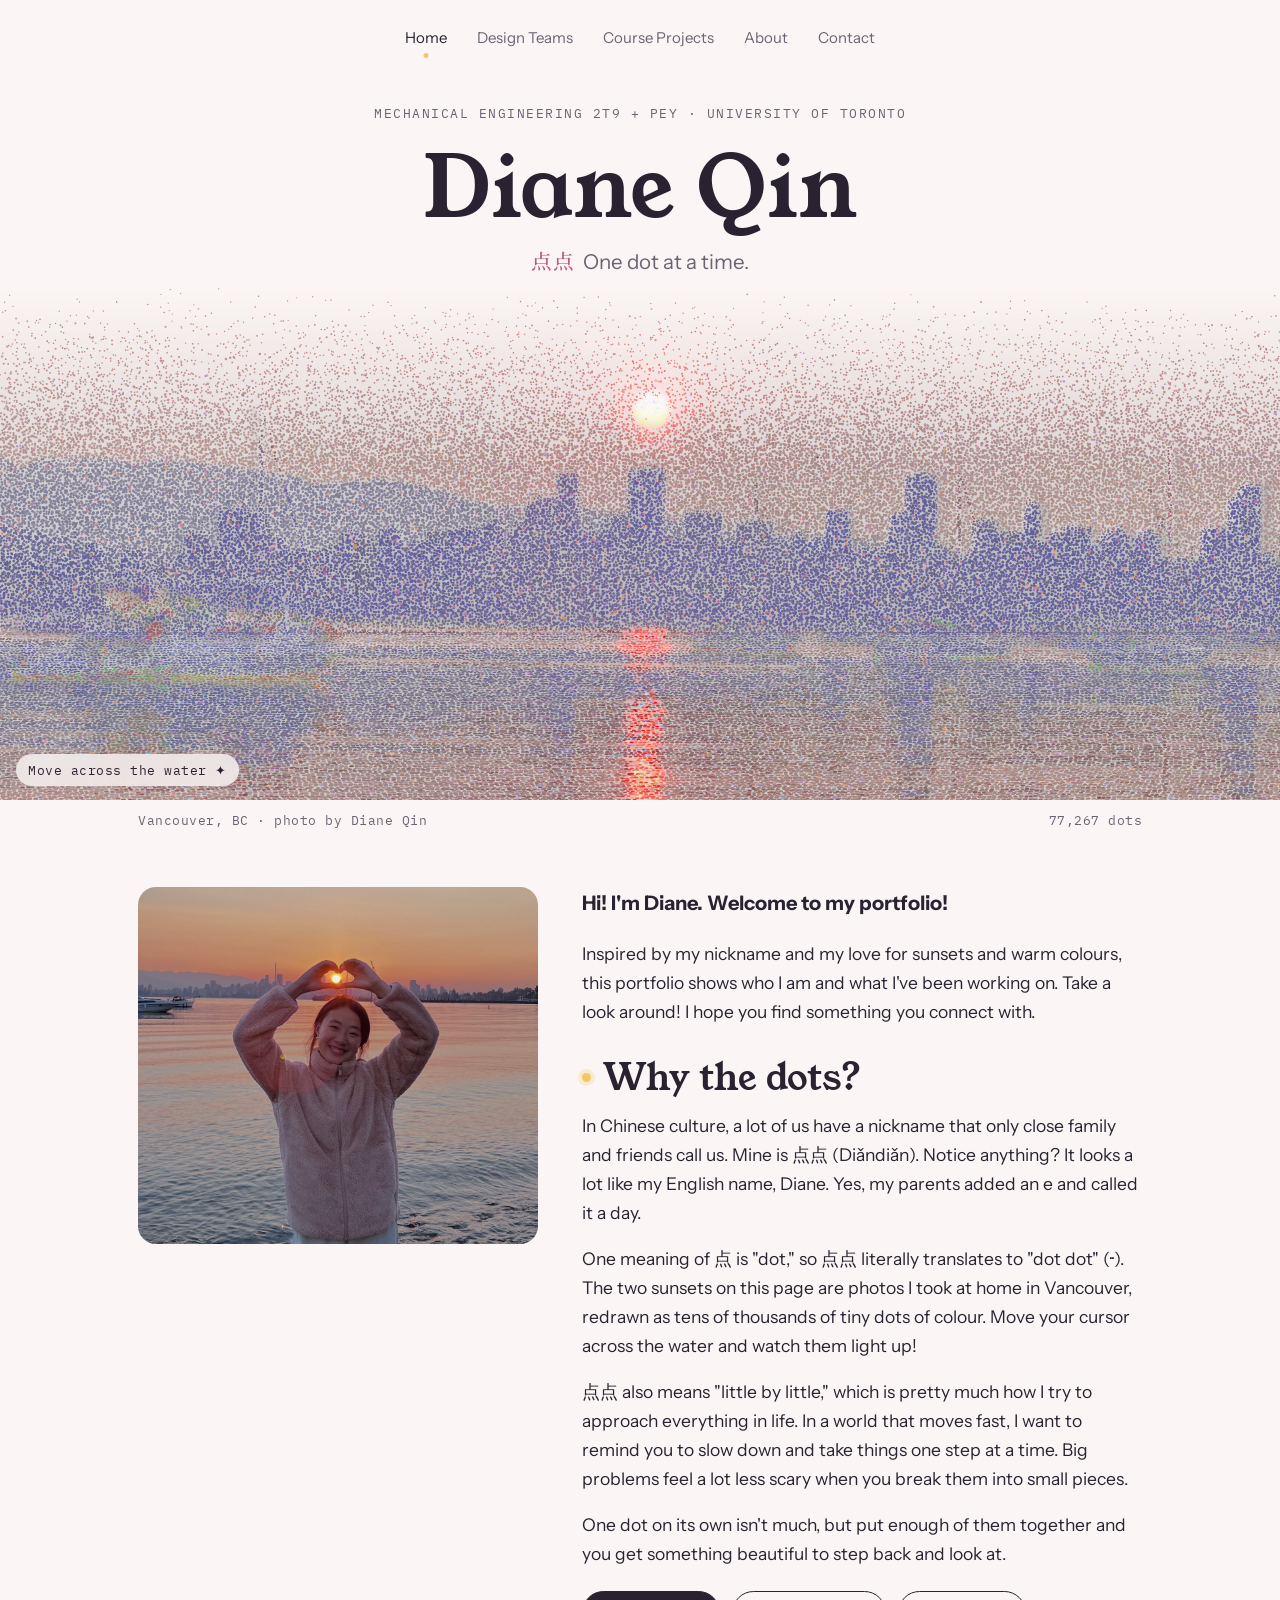
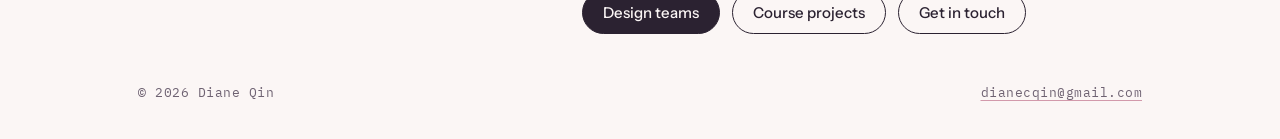
<file: index.html>
<!doctype html>
<html lang="en">
<head>
<meta charset="utf-8">
<meta name="viewport" content="width=device-width, initial-scale=1, viewport-fit=cover">
<title>Diane Qin · Mechanical Engineering Portfolio</title>
<meta name="description" content="Diane Qin, Mechanical Engineering student at the University of Toronto. Design teams, course projects, and a sunset made of dots.">
<link rel="preconnect" href="https://fonts.googleapis.com">
<link rel="preconnect" href="https://fonts.gstatic.com" crossorigin>
<link rel="stylesheet" href="https://fonts.googleapis.com/css2?family=Young+Serif&family=Instrument+Sans:wght@400;500;600&family=IBM+Plex+Mono:wght@400;500&display=swap">
<link rel="stylesheet" href="https://fonts.googleapis.com/css2?family=Noto+Serif+SC:wght@500&text=%E7%82%B9&display=swap">
<link rel="stylesheet" href="assets/css/site.css">
</head>
<body>
<nav class="site-nav wrap" aria-label="Main">
  <a href="index.html" aria-current="page">Home</a>
  <a href="design-teams/index.html">Design Teams</a>
  <a href="course-projects/index.html">Course Projects</a>
  <a href="about.html">About</a>
  <a href="contact.html">Contact</a>
</nav>

<header class="hero wrap">
  <p class="eyebrow mono">Mechanical Engineering 2T9 + PEY · University of Toronto</p>
  <h1>Diane Qin</h1>
  <p class="lede"><span class="zh" lang="zh">点点</span>One dot at a time.</p>
</header>

<div class="banner" id="cover" data-src="assets/img/banner/pink_crop.jpg" data-hi="assets/img/banner/pink_hi.jpg" role="img" aria-label="Pointillist sunset over English Bay and downtown Vancouver, made of tens of thousands of dots. Moving the cursor makes nearby dots glow.">
  <canvas class="photo"></canvas><canvas class="paint"></canvas><canvas class="glow"></canvas>
  <span class="hint-pill mono">Move across the water ✦</span>
</div>
<div class="wrap banner-cap mono"><span>Vancouver, BC · photo by Diane Qin</span><span class="count" data-for="cover"></span></div>

<main class="wrap welcome">
  <figure><img src="assets/img/headshot.jpg" alt="Diane making a heart with her hands around the setting sun on a Vancouver beach." width="1122" height="1000"></figure>
  <div class="prose">
    <p><b>Hi! I'm Diane. Welcome to my portfolio!</b></p>
    <p>Inspired by my nickname and my love for sunsets and warm colours, this portfolio shows who I am and what I've been working on. Take a look around! I hope you find something you connect with.</p>
    <h2>Why the dots?</h2>
    <p>In Chinese culture, a lot of us have a nickname that only close family and friends call us. Mine is <span lang="zh">点点</span> (Diǎndiǎn). Notice anything? It looks a lot like my English name, Diane. Yes, my parents added an e and called it a day.</p>
    <p>One meaning of <span lang="zh">点</span> is "dot," so <span lang="zh">点点</span> literally translates to "dot dot" (··). The two sunsets on this page are photos I took at home in Vancouver, redrawn as tens of thousands of tiny dots of colour. Move your cursor across the water and watch them light up!</p>
    <p><span lang="zh">点点</span> also means "little by little," which is pretty much how I try to approach everything in life. In a world that moves fast, I want to remind you to slow down and take things one step at a time. Big problems feel a lot less scary when you break them into small pieces.</p>
    <p>One dot on its own isn't much, but put enough of them together and you get something beautiful to step back and look at.</p>
    <div class="ctas">
      <a class="btn primary" href="design-teams/index.html">Design teams</a>
      <a class="btn ghost" href="course-projects/index.html">Course projects</a>
      <a class="btn ghost" href="contact.html">Get in touch</a>
    </div>
  </div>
</main>
<footer class="site-foot"><div class="wrap mono"><span>© 2026 Diane Qin</span><a href="mailto:dianecqin@gmail.com">dianecqin@gmail.com</a></div></footer>
<script src="assets/js/banner.js"></script>
</body>
</html>
</file>
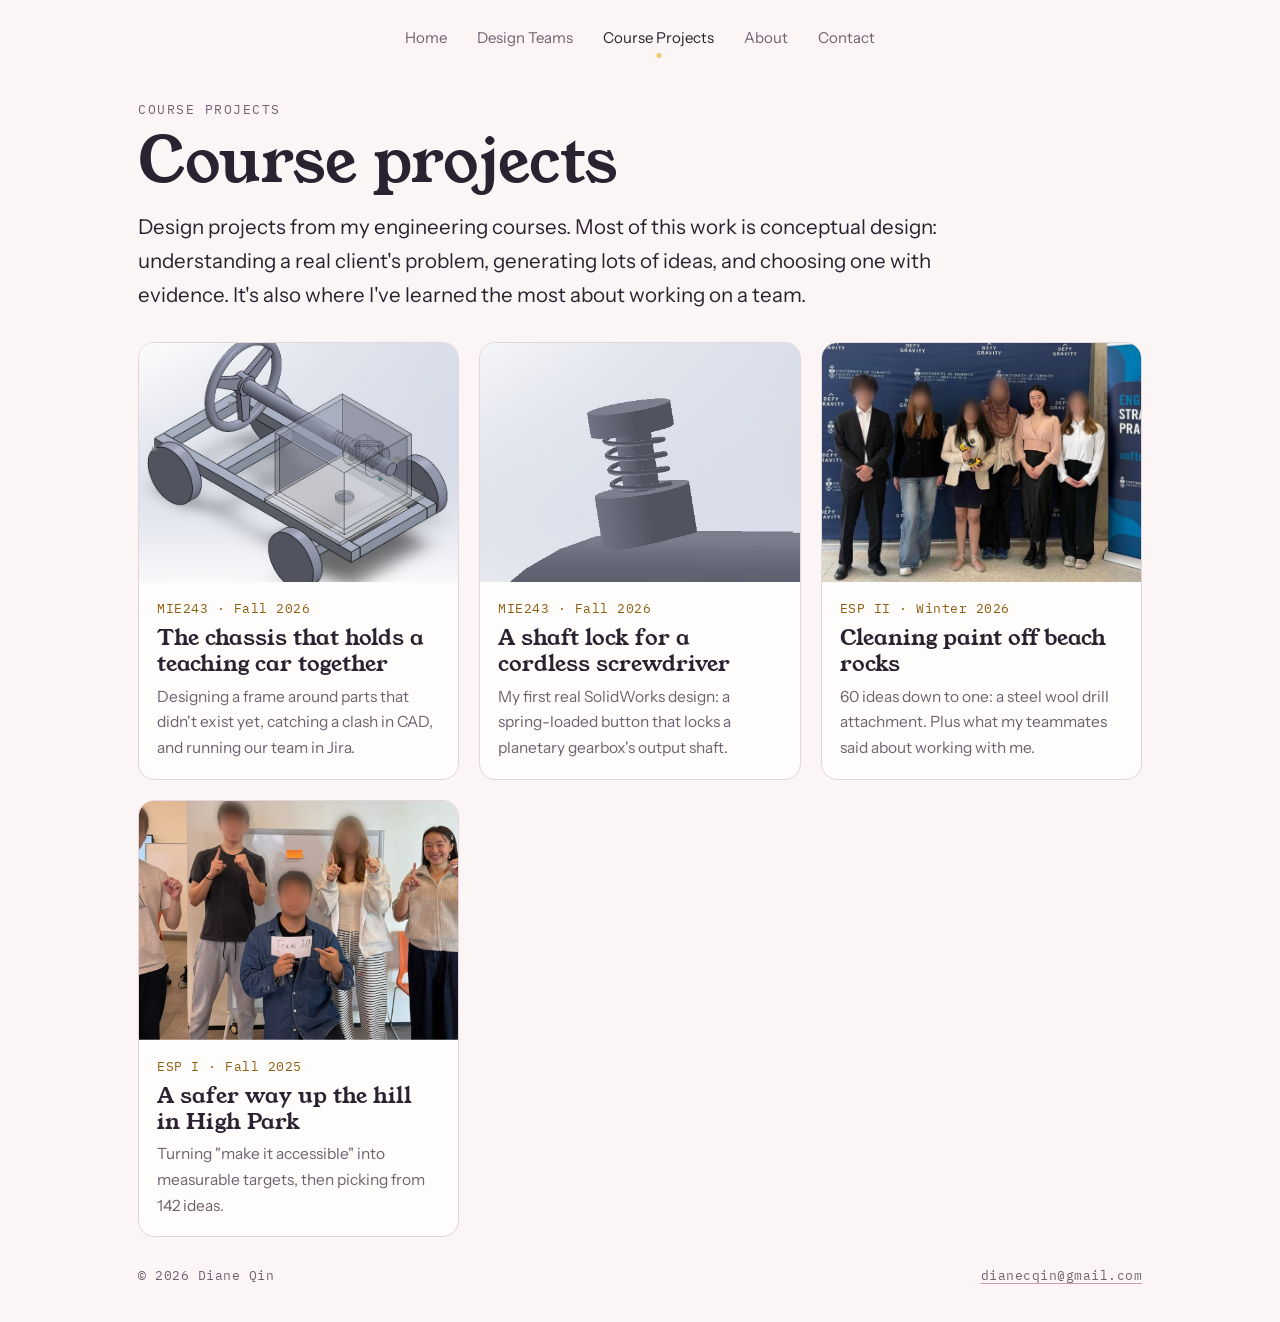
<file: course-projects/index.html>
<!doctype html>
<html lang="en">
<head>
<meta charset="utf-8">
<meta name="viewport" content="width=device-width, initial-scale=1, viewport-fit=cover">
<title>Course Projects · Diane Qin</title>
<meta name="description" content="Client-based design projects from my engineering courses at the University of Toronto.">
<link rel="preconnect" href="https://fonts.googleapis.com">
<link rel="preconnect" href="https://fonts.gstatic.com" crossorigin>
<link rel="stylesheet" href="https://fonts.googleapis.com/css2?family=Young+Serif&family=Instrument+Sans:wght@400;500;600&family=IBM+Plex+Mono:wght@400;500&display=swap">
<link rel="stylesheet" href="../assets/css/site.css">
</head>
<body>
<nav class="site-nav wrap" aria-label="Main">
  <a href="../index.html">Home</a>
  <a href="../design-teams/index.html">Design Teams</a>
  <a href="index.html" aria-current="page">Course Projects</a>
  <a href="../about.html">About</a>
  <a href="../contact.html">Contact</a>
</nav>

<main class="wrap">
  <header class="page-head" style="padding-top:44px">
    <p class="eyebrow mono">Course Projects</p>
    <h1>Course projects</h1>
    <p class="lede">Design projects from my engineering courses. Most of this work is conceptual design: understanding a real client's problem, generating lots of ideas, and choosing one with evidence. It's also where I've learned the most about working on a team.</p>
  </header>
  <div class="cards">
    <a class="card" href="mie243-teaching-vehicle.html">
      <img src="../assets/img/mie243/vehicle/assembly-iso.jpg" alt="SolidWorks assembly of an aluminium ladder frame on four wheels with a steering box mounted on a clear plate." loading="lazy">
      <div class="body"><span class="mono">MIE243 · Fall 2026</span><h3>The chassis that holds a teaching car together</h3><p>Designing a frame around parts that didn't exist yet, catching a clash in CAD, and running our team in Jira.</p></div>
    </a>
    <a class="card" href="mie243-shaft-lock.html">
      <img src="../assets/img/mie243/d4/final-button-spring.jpg" alt="SolidWorks render of a spring-loaded lock button on the side of a gearbox housing." loading="lazy">
      <div class="body"><span class="mono">MIE243 · Fall 2026</span><h3>A shaft lock for a cordless screwdriver</h3><p>My first real SolidWorks design: a spring-loaded button that locks a planetary gearbox's output shaft.</p></div>
    </a>
    <a class="card" href="esp-2-rock-cleaning.html">
      <img src="../assets/img/esp/esp2-team.jpg" alt="Diane's ESP II team at the final showcase." loading="lazy">
      <div class="body"><span class="mono">ESP II · Winter 2026</span><h3>Cleaning paint off beach rocks</h3><p>60 ideas down to one: a steel wool drill attachment. Plus what my teammates said about working with me.</p></div>
    </a>
    <a class="card" href="esp-1-high-park.html">
      <img src="../assets/img/esp/esp1-team.jpg" alt="Diane's ESP I team on day one." loading="lazy">
      <div class="body"><span class="mono">ESP I · Fall 2025</span><h3>A safer way up the hill in High Park</h3><p>Turning "make it accessible" into measurable targets, then picking from 142 ideas.</p></div>
    </a>
  </div>
</main>

<footer class="site-foot"><div class="wrap mono"><span>© 2026 Diane Qin</span><a href="mailto:dianecqin@gmail.com">dianecqin@gmail.com</a></div></footer>
</body>
</html>
</file>
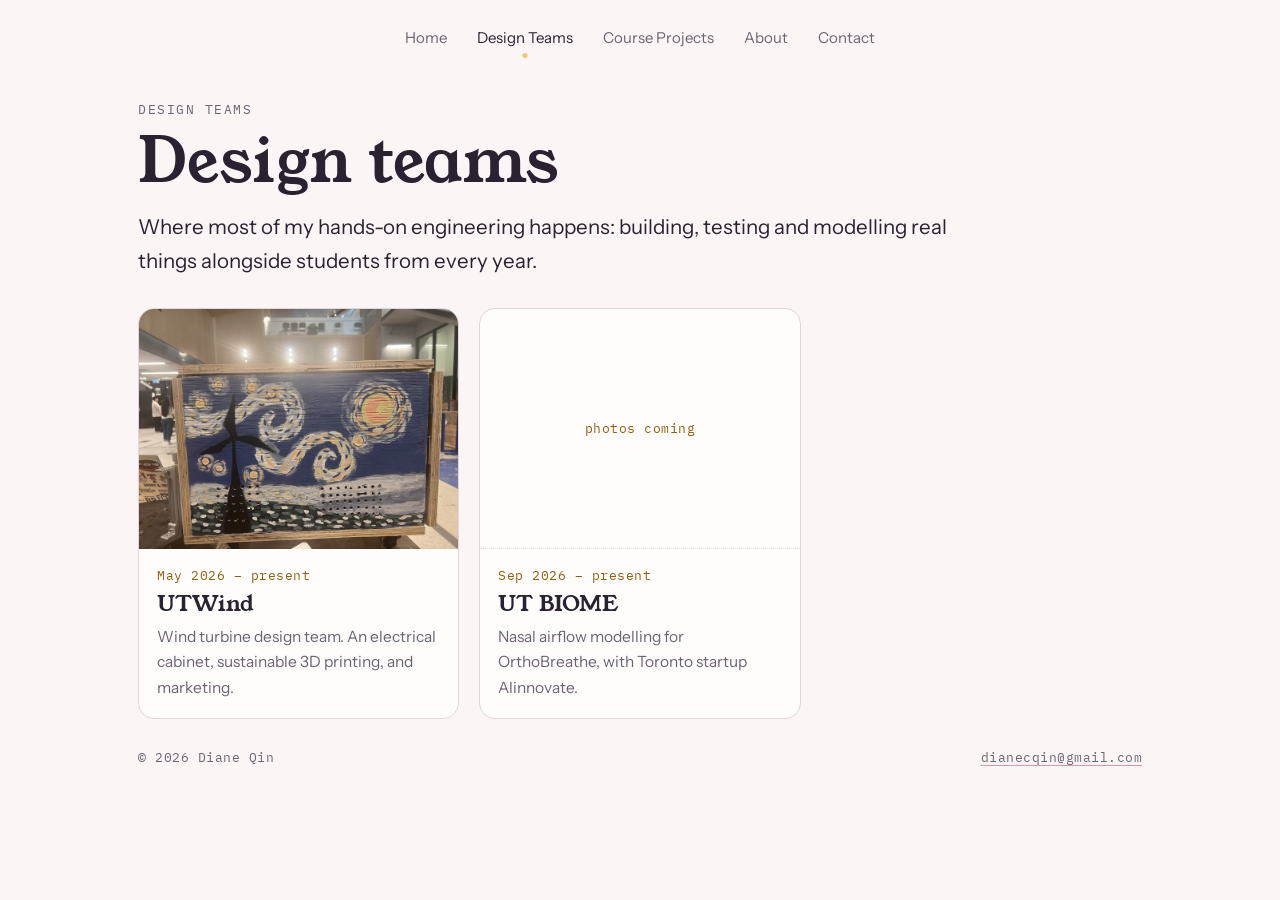
<file: design-teams/index.html>
<!doctype html>
<html lang="en">
<head>
<meta charset="utf-8">
<meta name="viewport" content="width=device-width, initial-scale=1, viewport-fit=cover">
<title>Design Teams · Diane Qin</title>
<link rel="preconnect" href="https://fonts.googleapis.com">
<link rel="preconnect" href="https://fonts.gstatic.com" crossorigin>
<link rel="stylesheet" href="https://fonts.googleapis.com/css2?family=Young+Serif&family=Instrument+Sans:wght@400;500;600&family=IBM+Plex+Mono:wght@400;500&display=swap">
<link rel="stylesheet" href="../assets/css/site.css">
</head>
<body>
<nav class="site-nav wrap" aria-label="Main">
  <a href="../index.html">Home</a>
  <a href="../design-teams/index.html" aria-current="page">Design Teams</a>
  <a href="../course-projects/index.html">Course Projects</a>
  <a href="../about.html">About</a>
  <a href="../contact.html">Contact</a>
</nav>
<main class="wrap">
  <header class="page-head" style="padding-top:44px">
    <p class="eyebrow mono">Design Teams</p>
    <h1>Design teams</h1>
    <p class="lede">Where most of my hands-on engineering happens: building, testing and modelling real things alongside students from every year.</p>
  </header>
  <div class="cards">
    <a class="card" href="utwind/index.html">
      <img src="../assets/img/utwind/cabinet/painting-front.jpg" alt="UTWind's electrical cabinet, painted like The Starry Night with a wind turbine." loading="lazy">
      <div class="body"><span class="mono">May 2026 – present</span><h3>UTWind</h3><p>Wind turbine design team. An electrical cabinet, sustainable 3D printing, and marketing.</p></div>
    </a>
    <a class="card" href="ut-biome/index.html">
      <div class="ph mono">photos coming</div>
      <div class="body"><span class="mono">Sep 2026 – present</span><h3>UT BIOME</h3><p>Nasal airflow modelling for OrthoBreathe, with Toronto startup Alinnovate.</p></div>
    </a>
  </div>
</main>
<footer class="site-foot"><div class="wrap mono"><span>© 2026 Diane Qin</span><a href="mailto:dianecqin@gmail.com">dianecqin@gmail.com</a></div></footer>
</body>
</html>
</file>
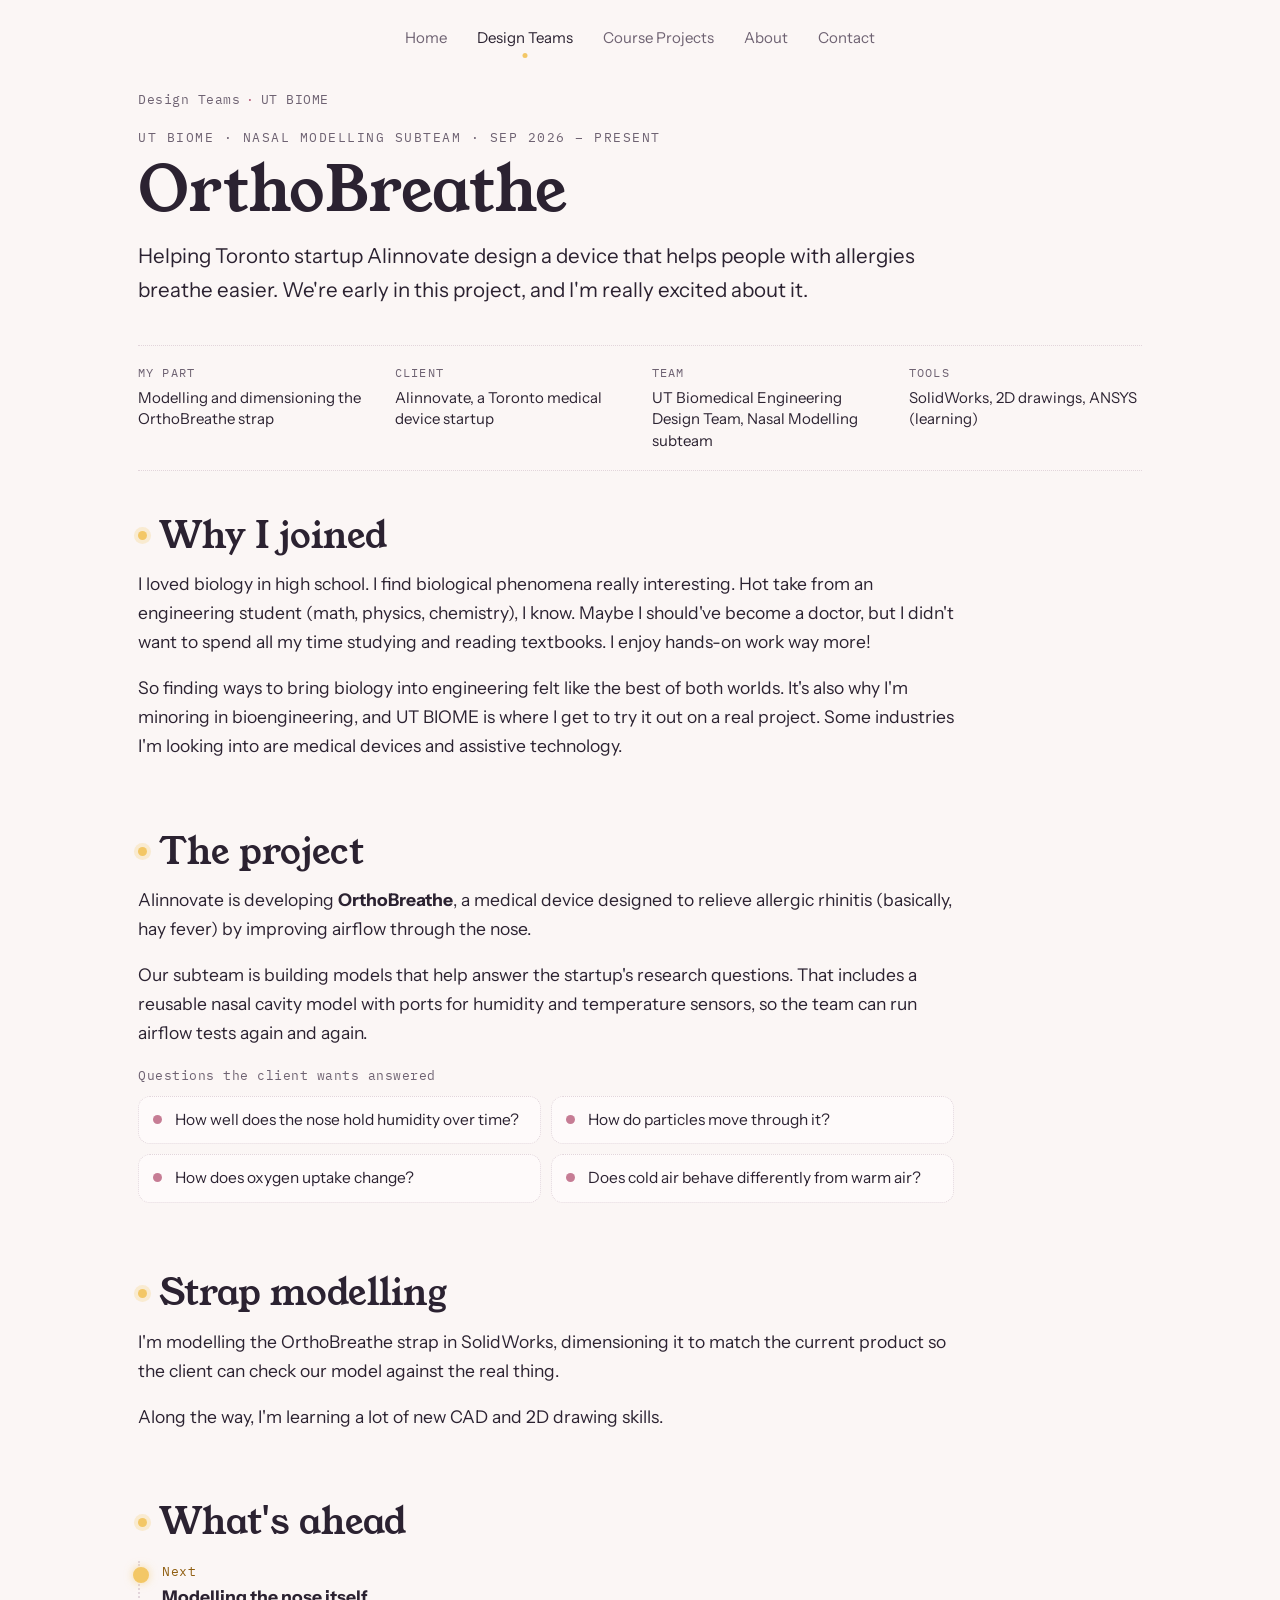
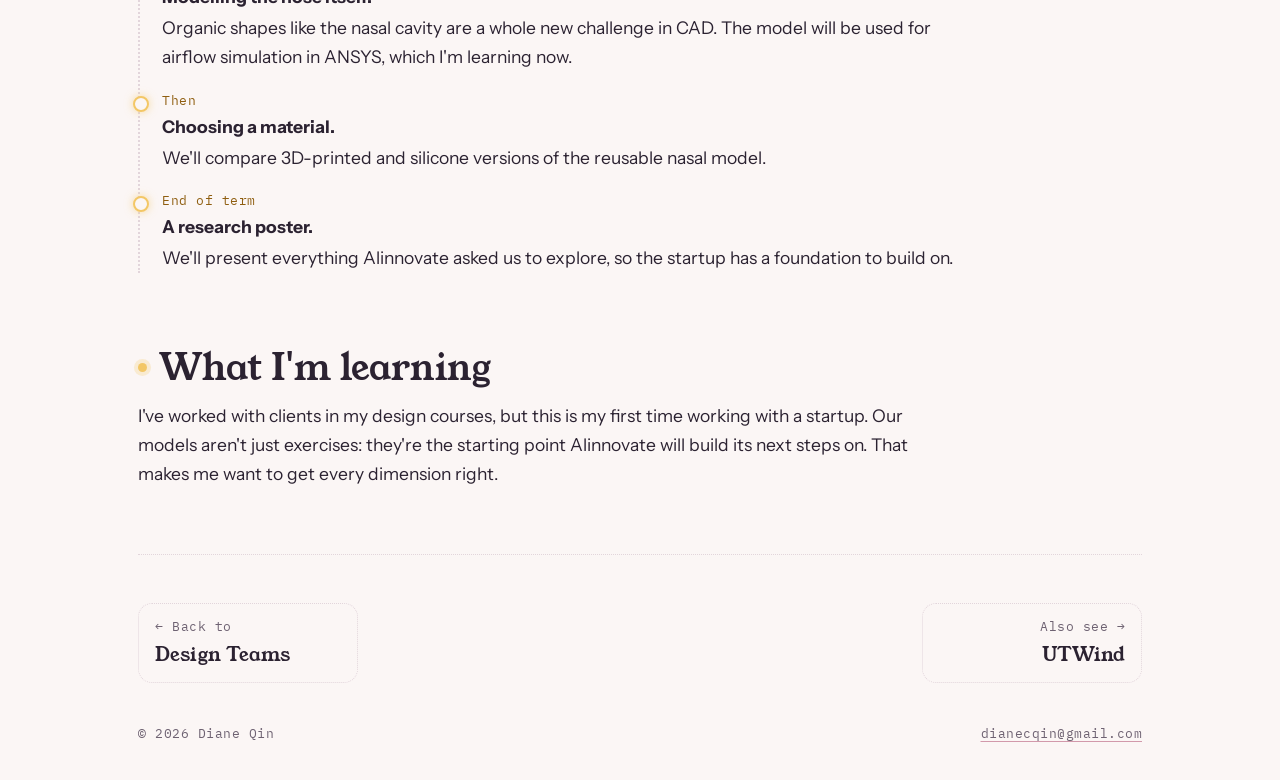
<file: design-teams/ut-biome/index.html>
<!doctype html>
<html lang="en">
<head>
<meta charset="utf-8">
<meta name="viewport" content="width=device-width, initial-scale=1, viewport-fit=cover">
<title>UT BIOME · OrthoBreathe · Diane Qin</title>
<meta name="description" content="CAD modelling for OrthoBreathe, a nasal airflow device by Toronto startup Alinnovate, on UT BIOME's Nasal Modelling subteam.">
<link rel="preconnect" href="https://fonts.googleapis.com">
<link rel="preconnect" href="https://fonts.gstatic.com" crossorigin>
<link rel="stylesheet" href="https://fonts.googleapis.com/css2?family=Young+Serif&family=Instrument+Sans:wght@400;500;600&family=IBM+Plex+Mono:wght@400;500&display=swap">
<link rel="stylesheet" href="../../assets/css/site.css">
</head>
<body>
<nav class="site-nav wrap" aria-label="Main">
  <a href="../../index.html">Home</a>
  <a href="../index.html" aria-current="page">Design Teams</a>
  <a href="../../course-projects/index.html">Course Projects</a>
  <a href="../../about.html">About</a>
  <a href="../../contact.html">Contact</a>
</nav>

<main class="wrap">
  <nav class="crumbs mono" aria-label="Breadcrumb">
    <ol><li><a href="../index.html">Design Teams</a></li><li aria-current="page">UT BIOME</li></ol>
  </nav>

  <header class="page-head">
    <p class="eyebrow mono">UT BIOME · Nasal Modelling Subteam · Sep 2026 – present</p>
    <h1>OrthoBreathe</h1>
    <p class="lede">Helping Toronto startup Alinnovate design a device that helps people with allergies breathe easier. We're early in this project, and I'm really excited about it.</p>
  </header>

  <dl class="facts">
    <div><dt>My part</dt><dd>Modelling and dimensioning the OrthoBreathe strap</dd></div>
    <div><dt>Client</dt><dd>Alinnovate, a Toronto medical device startup</dd></div>
    <div><dt>Team</dt><dd>UT Biomedical Engineering Design Team, Nasal Modelling subteam</dd></div>
    <div><dt>Tools</dt><dd>SolidWorks, 2D drawings, ANSYS (learning)</dd></div>
  </dl>

  <section class="chapter">
    <div class="prose">
      <h2>Why I joined</h2>
      <p>I loved biology in high school. I find biological phenomena really interesting. Hot take from an engineering student (math, physics, chemistry), I know. Maybe I should've become a doctor, but I didn't want to spend all my time studying and reading textbooks. I enjoy hands-on work way more!</p>
      <p>So finding ways to bring biology into engineering felt like the best of both worlds. It's also why I'm minoring in bioengineering, and UT BIOME is where I get to try it out on a real project. Some industries I'm looking into are medical devices and assistive technology.</p>
    </div>
  </section>

  <section class="chapter">
    <div class="prose">
      <h2>The project</h2>
      <p>Alinnovate is developing <b>OrthoBreathe</b>, a medical device designed to relieve allergic rhinitis (basically, hay fever) by improving airflow through the nose.</p>
      <p>Our subteam is building models that help answer the startup's research questions. That includes a reusable nasal cavity model with ports for humidity and temperature sensors, so the team can run airflow tests again and again.</p>
      <p class="mono" style="color:var(--muted);margin-bottom:10px">Questions the client wants answered</p>
      <ul class="qs">
        <li>How well does the nose hold humidity over time?</li>
        <li>How do particles move through it?</li>
        <li>How does oxygen uptake change?</li>
        <li>Does cold air behave differently from warm air?</li>
      </ul>
    </div>
  </section>

  <section class="chapter">
    <div class="prose">
      <h2>Strap modelling</h2>
      <p>I'm modelling the OrthoBreathe strap in SolidWorks, dimensioning it to match the current product so the client can check our model against the real thing.</p>
      <p>Along the way, I'm learning a lot of new CAD and 2D drawing skills.</p>
    </div>
  </section>

  <section class="chapter">
    <div class="prose">
      <h2>What's ahead</h2>
      <ol class="ahead">
        <li><span class="mono">Next</span><b>Modelling the nose itself.</b> Organic shapes like the nasal cavity are a whole new challenge in CAD. The model will be used for airflow simulation in ANSYS, which I'm learning now.</li>
        <li><span class="mono">Then</span><b>Choosing a material.</b> We'll compare 3D-printed and silicone versions of the reusable nasal model.</li>
        <li><span class="mono">End of term</span><b>A research poster.</b> We'll present everything Alinnovate asked us to explore, so the startup has a foundation to build on.</li>
      </ol>
    </div>
  </section>

  <section class="chapter">
    <div class="prose">
      <h2>What I'm learning</h2>
      <p>I've worked with clients in my design courses, but this is my first time working with a startup. Our models aren't just exercises: they're the starting point Alinnovate will build its next steps on. That makes me want to get every dimension right.</p>
    </div>
  </section>

  <nav class="pager" aria-label="More design teams">
    <a href="../index.html"><span class="mono">← Back to</span><span>Design Teams</span></a>
    <a class="next" href="../utwind/index.html"><span class="mono">Also see →</span><span>UTWind</span></a>
  </nav>
</main>

<footer class="site-foot"><div class="wrap mono"><span>© 2026 Diane Qin</span><a href="mailto:dianecqin@gmail.com">dianecqin@gmail.com</a></div></footer>
</body>
</html>
</file>
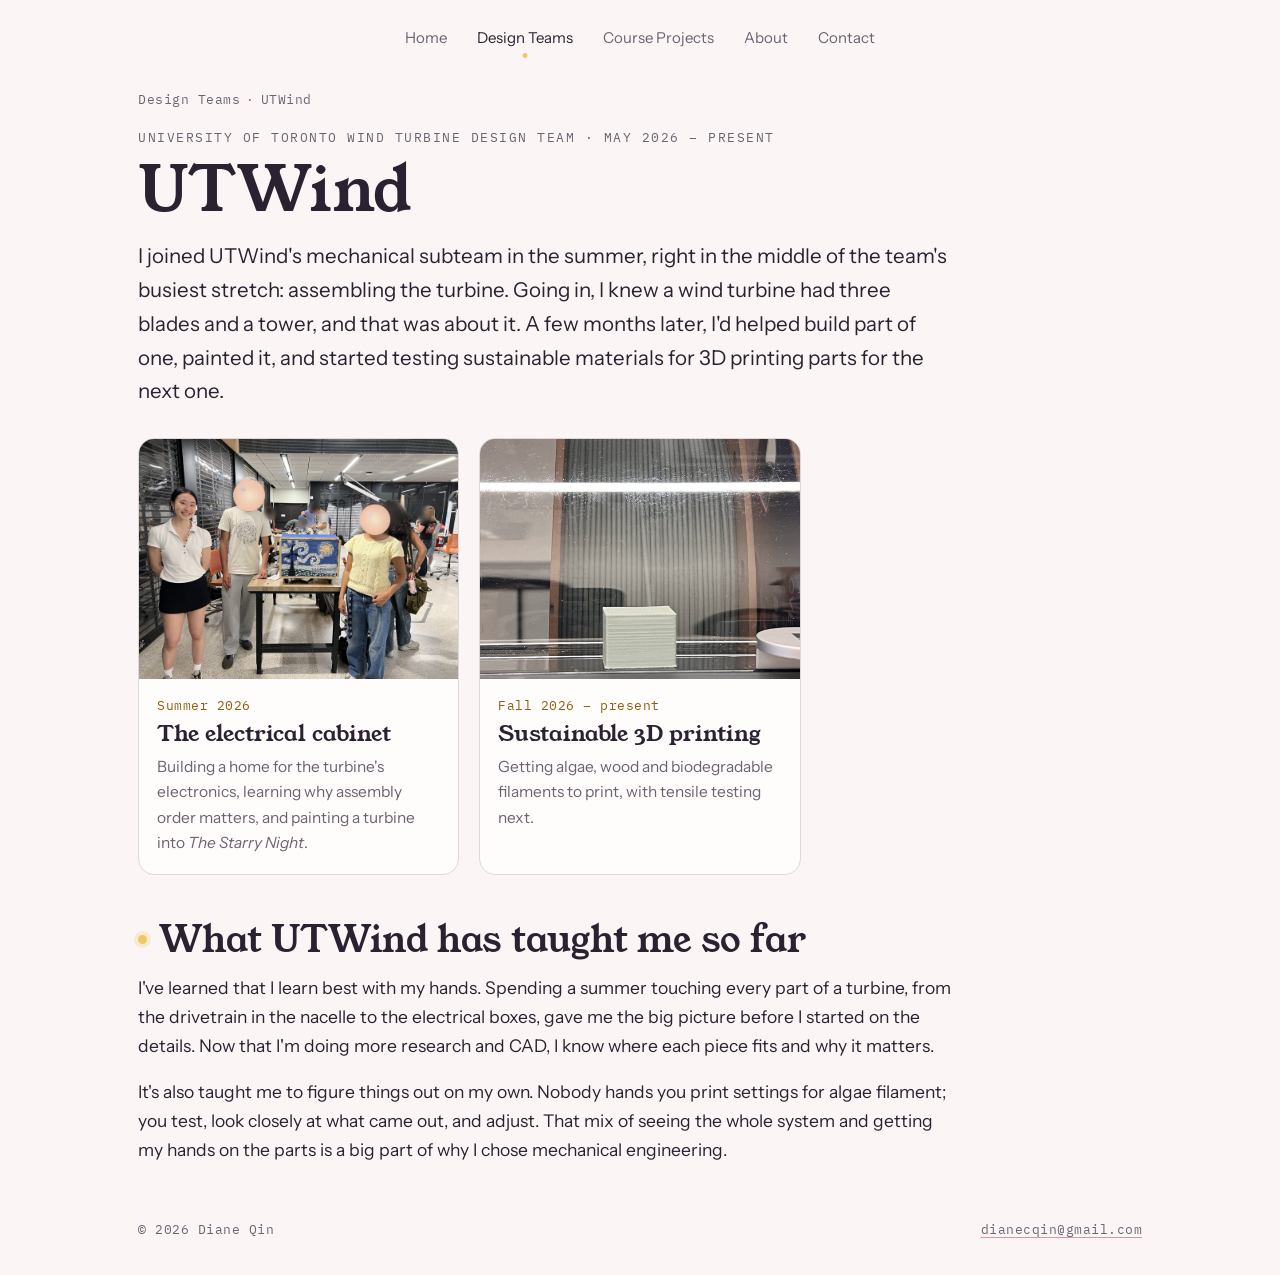
<file: design-teams/utwind/index.html>
<!doctype html>
<html lang="en">
<head>
<meta charset="utf-8">
<meta name="viewport" content="width=device-width, initial-scale=1, viewport-fit=cover">
<title>UTWind · Diane Qin</title>
<link rel="preconnect" href="https://fonts.googleapis.com">
<link rel="preconnect" href="https://fonts.gstatic.com" crossorigin>
<link rel="stylesheet" href="https://fonts.googleapis.com/css2?family=Young+Serif&family=Instrument+Sans:wght@400;500;600&family=IBM+Plex+Mono:wght@400;500&display=swap">
<link rel="stylesheet" href="../../assets/css/site.css">
</head>
<body>
<nav class="site-nav wrap" aria-label="Main">
  <a href="../../index.html">Home</a>
  <a href="../../design-teams/index.html" aria-current="page">Design Teams</a>
  <a href="../../course-projects/index.html">Course Projects</a>
  <a href="../../about.html">About</a>
  <a href="../../contact.html">Contact</a>
</nav>
<main class="wrap">
  <nav class="crumbs mono" aria-label="Breadcrumb"><ol><li><a href="../index.html">Design Teams</a></li><li aria-current="page">UTWind</li></ol></nav>
  <header class="page-head">
    <p class="eyebrow mono">University of Toronto Wind Turbine Design Team · May 2026 – present</p>
    <h1>UTWind</h1>
    <p class="lede">I joined UTWind's mechanical subteam in the summer, right in the middle of the team's busiest stretch: assembling the turbine. Going in, I knew a wind turbine had three blades and a tower, and that was about it. A few months later, I'd helped build part of one, painted it, and started testing sustainable materials for 3D printing parts for the next one.</p>
  </header>
  <div class="cards">
    <a class="card" href="electrical-cabinet.html">
      <img src="../../assets/img/utwind/cabinet/team-finished.jpg" alt="The finished painted cabinet with Diane and two teammates." loading="lazy">
      <div class="body"><span class="mono">Summer 2026</span><h3>The electrical cabinet</h3><p>Building a home for the turbine's electronics, learning why assembly order matters, and painting a turbine into <i>The Starry Night</i>.</p></div>
    </a>
    <a class="card" href="sustainable-3d-printing.html">
      <img src="../../assets/img/utwind/printing/test-cube-spool.jpg" alt="A grey 3D-printed test cube in front of a filament spool." loading="lazy">
      <div class="body"><span class="mono">Fall 2026 – present</span><h3>Sustainable 3D printing</h3><p>Getting algae, wood and biodegradable filaments to print, with tensile testing next.</p></div>
    </a>
  </div>
  <section class="chapter">
    <div class="prose">
      <h2>What UTWind has taught me so far</h2>
      <p>I've learned that I learn best with my hands. Spending a summer touching every part of a turbine, from the drivetrain in the nacelle to the electrical boxes, gave me the big picture before I started on the details. Now that I'm doing more research and CAD, I know where each piece fits and why it matters.</p>
      <p>It's also taught me to figure things out on my own. Nobody hands you print settings for algae filament; you test, look closely at what came out, and adjust. That mix of seeing the whole system and getting my hands on the parts is a big part of why I chose mechanical engineering.</p>
    </div>
  </section>
</main>
<footer class="site-foot"><div class="wrap mono"><span>© 2026 Diane Qin</span><a href="mailto:dianecqin@gmail.com">dianecqin@gmail.com</a></div></footer>
</body>
</html>
</file>
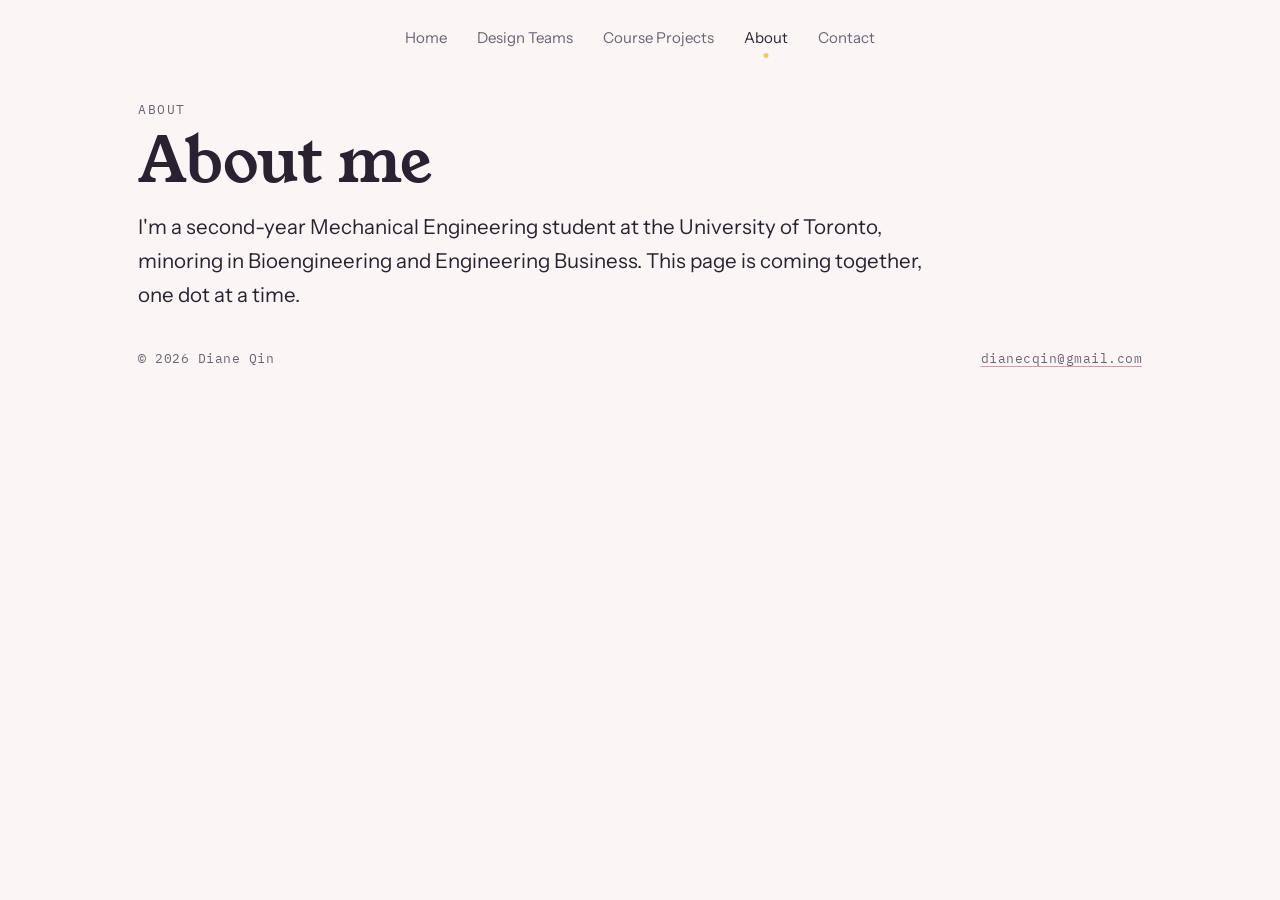
<file: about.html>
<!doctype html>
<html lang="en">
<head>
<meta charset="utf-8">
<meta name="viewport" content="width=device-width, initial-scale=1, viewport-fit=cover">
<title>About · Diane Qin</title>
<meta name="description" content="About Diane Qin.">
<link rel="preconnect" href="https://fonts.googleapis.com">
<link rel="preconnect" href="https://fonts.gstatic.com" crossorigin>
<link rel="stylesheet" href="https://fonts.googleapis.com/css2?family=Young+Serif&family=Instrument+Sans:wght@400;500;600&family=IBM+Plex+Mono:wght@400;500&display=swap">
<link rel="stylesheet" href="https://fonts.googleapis.com/css2?family=Noto+Serif+SC:wght@500&text=%E7%82%B9&display=swap">
<link rel="stylesheet" href="assets/css/site.css">
</head>
<body>
<nav class="site-nav wrap" aria-label="Main">
  <a href="index.html">Home</a>
  <a href="design-teams/index.html">Design Teams</a>
  <a href="course-projects/index.html">Course Projects</a>
  <a href="about.html" aria-current="page">About</a>
  <a href="contact.html">Contact</a>
</nav>

<main class="wrap">
  <header class="page-head" style="padding-top:44px">
    <p class="eyebrow mono">About</p>
    <h1>About me</h1>
    <p class="lede">I'm a second-year Mechanical Engineering student at the University of Toronto, minoring in Bioengineering and Engineering Business. This page is coming together, one dot at a time.</p>
  </header>
</main>
<footer class="site-foot"><div class="wrap mono"><span>© 2026 Diane Qin</span><a href="mailto:dianecqin@gmail.com">dianecqin@gmail.com</a></div></footer>
</body>
</html>
</file>
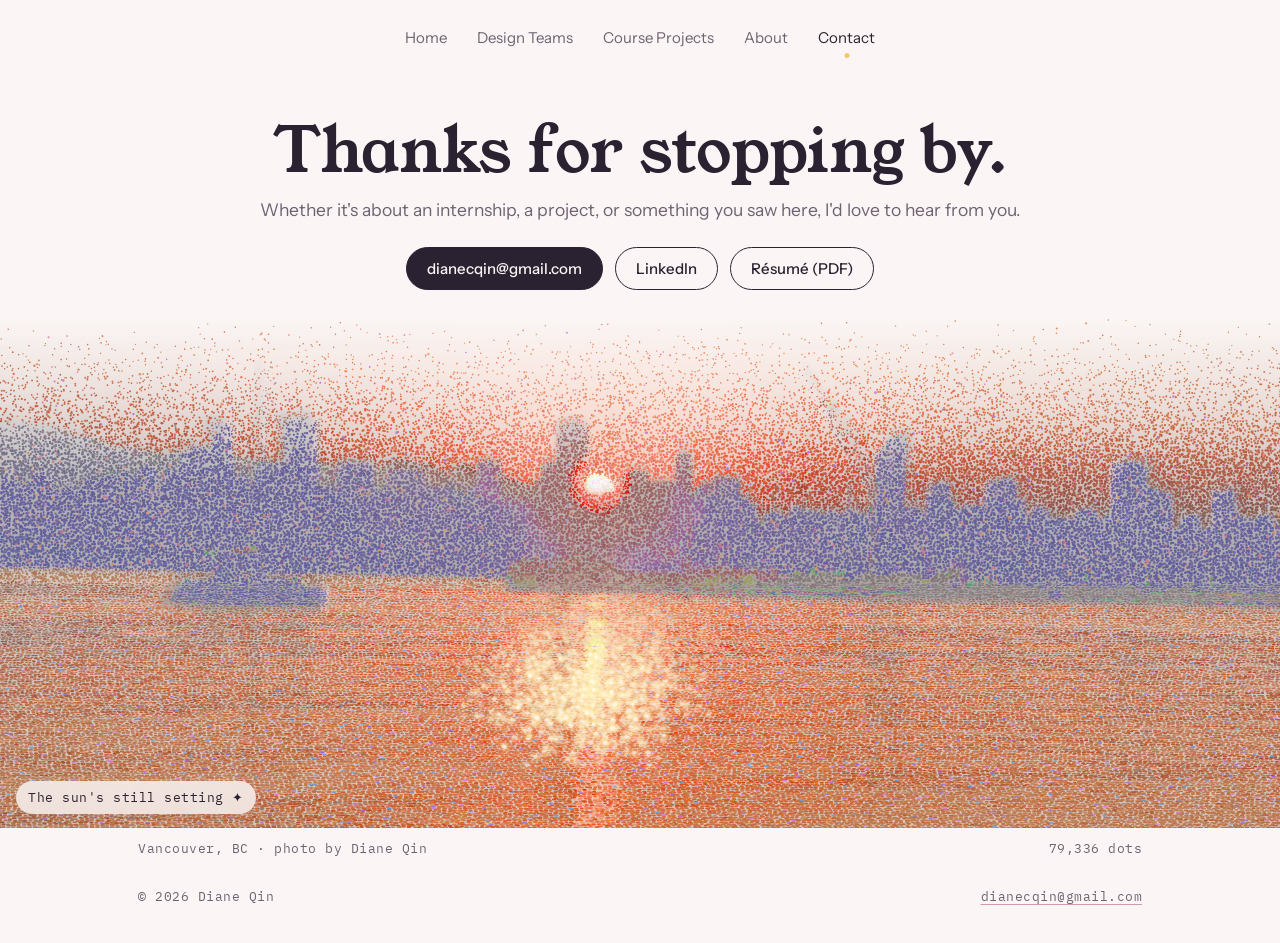
<file: contact.html>
<!doctype html>
<html lang="en">
<head>
<meta charset="utf-8">
<meta name="viewport" content="width=device-width, initial-scale=1, viewport-fit=cover">
<title>Contact · Diane Qin</title>
<meta name="description" content="Get in touch with Diane Qin.">
<link rel="preconnect" href="https://fonts.googleapis.com">
<link rel="preconnect" href="https://fonts.gstatic.com" crossorigin>
<link rel="stylesheet" href="https://fonts.googleapis.com/css2?family=Young+Serif&family=Instrument+Sans:wght@400;500;600&family=IBM+Plex+Mono:wght@400;500&display=swap">
<link rel="stylesheet" href="https://fonts.googleapis.com/css2?family=Noto+Serif+SC:wght@500&text=%E7%82%B9&display=swap">
<link rel="stylesheet" href="assets/css/site.css">
</head>
<body>
<nav class="site-nav wrap" aria-label="Main">
  <a href="index.html">Home</a>
  <a href="design-teams/index.html">Design Teams</a>
  <a href="course-projects/index.html">Course Projects</a>
  <a href="about.html">About</a>
  <a href="contact.html" aria-current="page">Contact</a>
</nav>

<main>
  <section class="exit wrap">
    <h1>Thanks for stopping by.</h1>
    <p>Whether it's about an internship, a project, or something you saw here, I'd love to hear from you.</p>
    <div class="contact-row">
      <a class="btn primary" href="mailto:dianecqin@gmail.com">dianecqin@gmail.com</a>
      <a class="btn ghost" href="https://www.linkedin.com/in/dianecqin/" target="_blank" rel="noopener">LinkedIn</a>
      <a class="btn ghost" href="assets/DianeQin_Resume.pdf" target="_blank" rel="noopener">Résumé (PDF)</a>
    </div>
  </section>
  <div class="banner" id="exit" data-src="assets/img/banner/orange_crop.jpg" data-hi="assets/img/banner/orange_hi.jpg" role="img" aria-label="Pointillist orange sunset behind the Vancouver skyline. Moving the cursor makes nearby dots glow gold.">
    <canvas class="photo"></canvas><canvas class="paint"></canvas><canvas class="glow"></canvas>
    <span class="hint-pill mono">The sun's still setting ✦</span>
  </div>
  <div class="wrap banner-cap mono"><span>Vancouver, BC · photo by Diane Qin</span><span class="count" data-for="exit"></span></div>
</main>
<footer class="site-foot"><div class="wrap mono"><span>© 2026 Diane Qin</span><a href="mailto:dianecqin@gmail.com">dianecqin@gmail.com</a></div></footer>
<script src="assets/js/banner.js"></script>
</body>
</html>
</file>
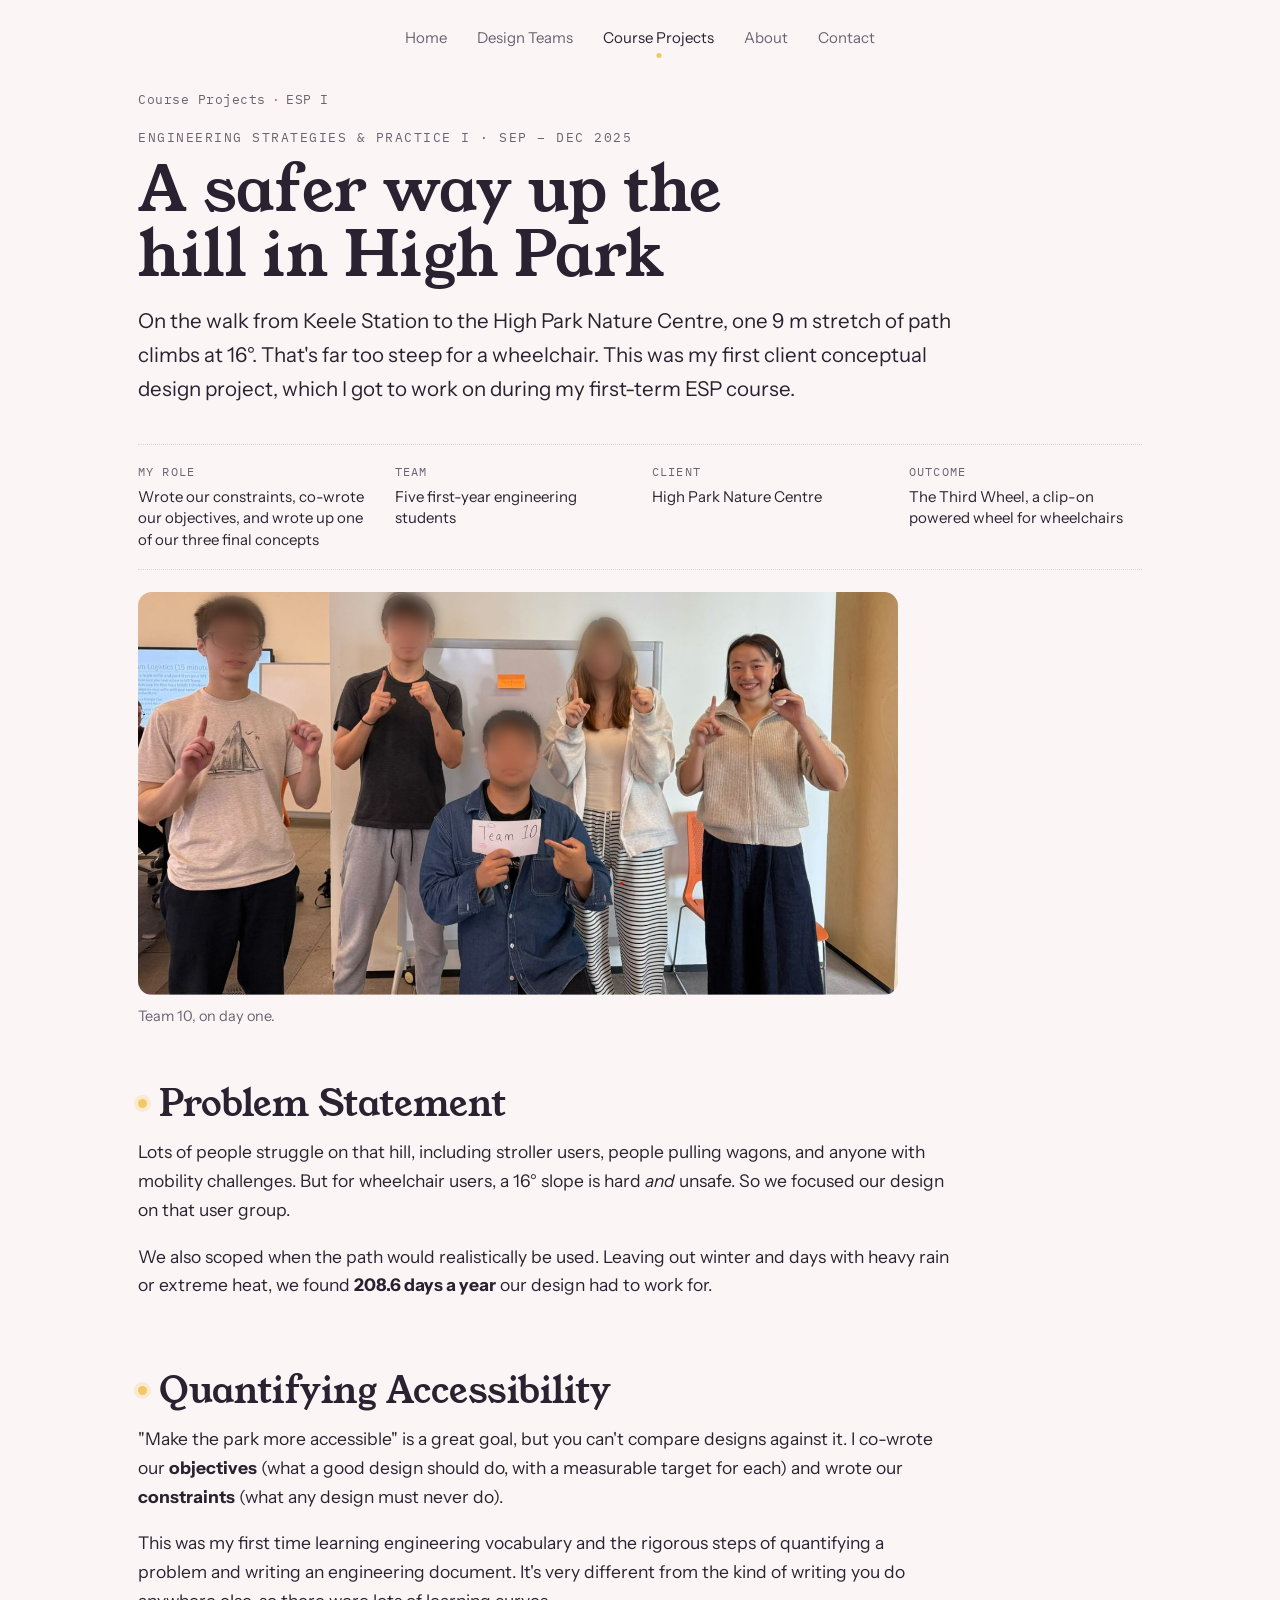
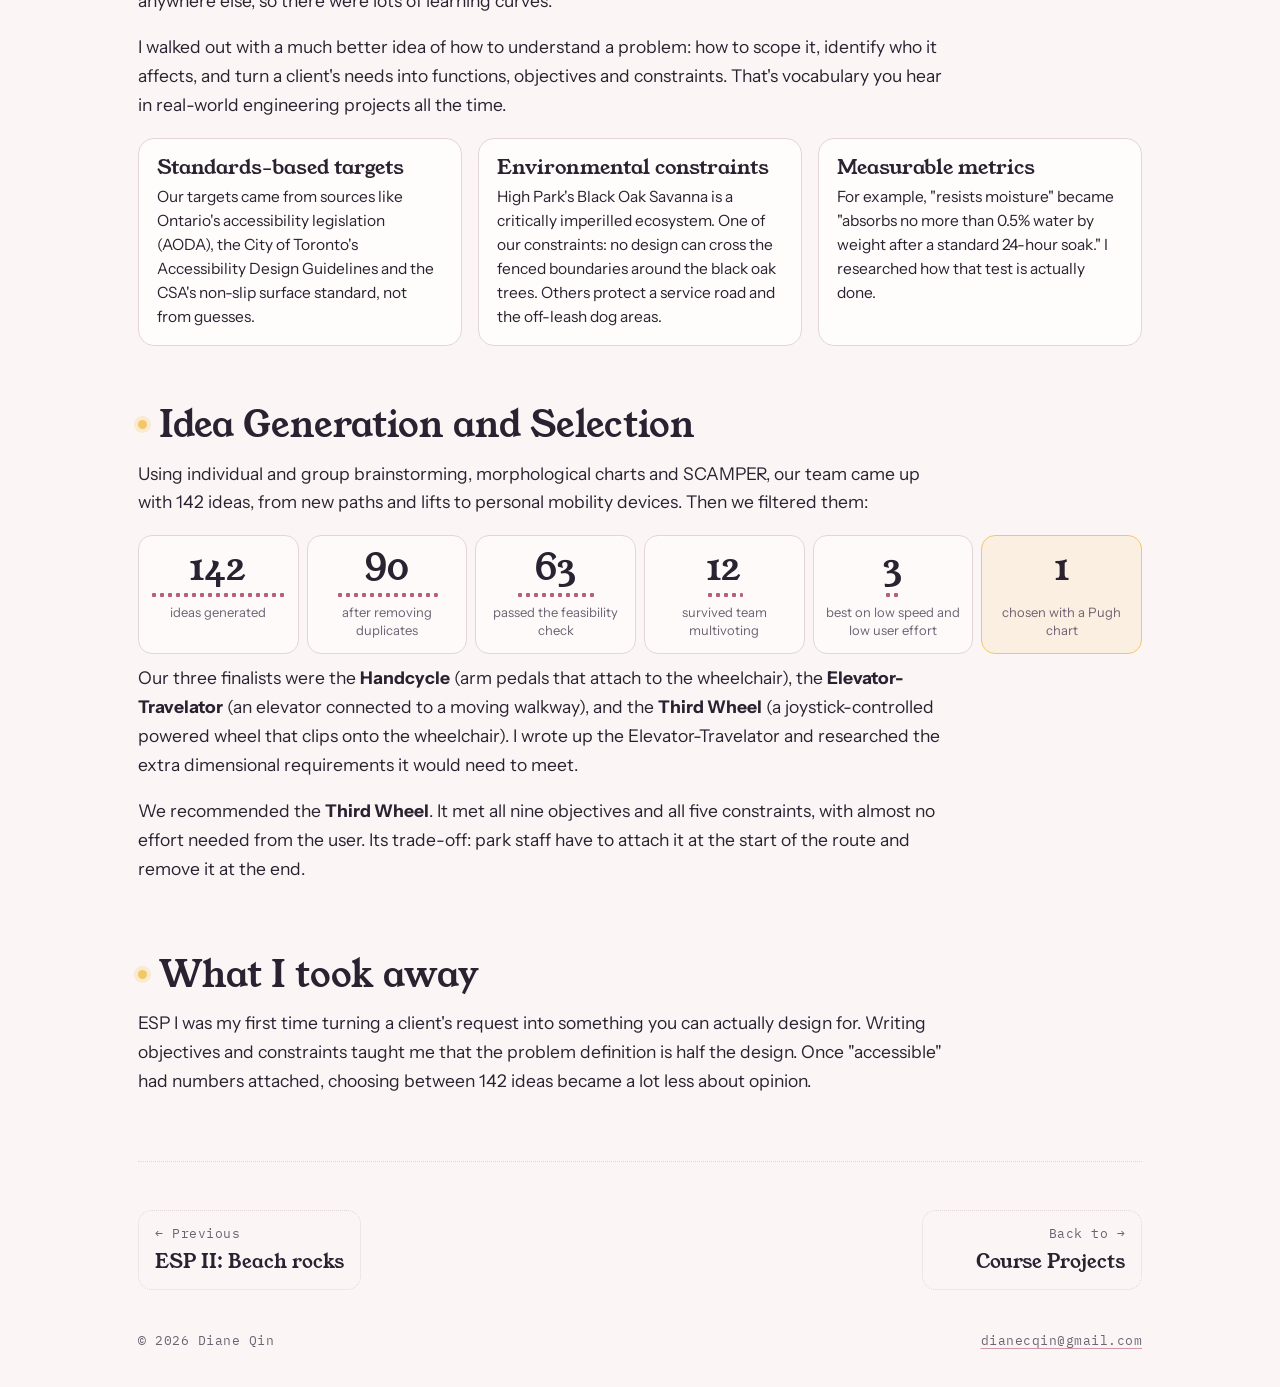
<file: course-projects/esp-1-high-park.html>
<!doctype html>
<html lang="en">
<head>
<meta charset="utf-8">
<meta name="viewport" content="width=device-width, initial-scale=1, viewport-fit=cover">
<title>ESP I · High Park Accessible Route · Diane Qin</title>
<meta name="description" content="A client-based conceptual design project for High Park Nature Centre: a safe way for wheelchair users to cross a 16° slope.">
<link rel="preconnect" href="https://fonts.googleapis.com">
<link rel="preconnect" href="https://fonts.gstatic.com" crossorigin>
<link rel="stylesheet" href="https://fonts.googleapis.com/css2?family=Young+Serif&family=Instrument+Sans:wght@400;500;600&family=IBM+Plex+Mono:wght@400;500&display=swap">
<link rel="stylesheet" href="../assets/css/site.css">
</head>
<body>
<nav class="site-nav wrap" aria-label="Main">
  <a href="../index.html">Home</a>
  <a href="../design-teams/index.html">Design Teams</a>
  <a href="index.html" aria-current="page">Course Projects</a>
  <a href="../about.html">About</a>
  <a href="../contact.html">Contact</a>
</nav>

<main class="wrap">
  <nav class="crumbs mono" aria-label="Breadcrumb"><ol><li><a href="index.html">Course Projects</a></li><li aria-current="page">ESP I</li></ol></nav>

  <header class="page-head">
    <p class="eyebrow mono">Engineering Strategies &amp; Practice I · Sep – Dec 2025</p>
    <h1>A safer way up the hill in High Park</h1>
    <p class="lede">On the walk from Keele Station to the High Park Nature Centre, one 9 m stretch of path climbs at 16°. That's far too steep for a wheelchair. This was my first client conceptual design project, which I got to work on during my first-term ESP course.</p>
  </header>

  <dl class="facts">
    <div><dt>My role</dt><dd>Wrote our constraints, co-wrote our objectives, and wrote up one of our three final concepts</dd></div>
    <div><dt>Team</dt><dd>Five first-year engineering students</dd></div>
    <div><dt>Client</dt><dd>High Park Nature Centre</dd></div>
    <div><dt>Outcome</dt><dd>The Third Wheel, a clip-on powered wheel for wheelchairs</dd></div>
  </dl>

  <figure class="fig-read">
    <img src="../assets/img/esp/esp1-team.jpg" alt="Diane and her four ESP I teammates posing with a Team 10 sign; teammates' faces are blurred." width="1436" height="762">
    <figcaption>Team 10, on day one.</figcaption>
  </figure>

  <section class="chapter">
    <div class="prose">
      <h2>Problem Statement</h2>
      <p>Lots of people struggle on that hill, including stroller users, people pulling wagons, and anyone with mobility challenges. But for wheelchair users, a 16° slope is hard <i>and</i> unsafe. So we focused our design on that user group.</p>
      <p>We also scoped when the path would realistically be used. Leaving out winter and days with heavy rain or extreme heat, we found <b>208.6 days a year</b> our design had to work for.</p>
    </div>
  </section>

  <section class="chapter">
    <div class="prose">
      <h2>Quantifying Accessibility</h2>
      <p>"Make the park more accessible" is a great goal, but you can't compare designs against it. I co-wrote our <b>objectives</b> (what a good design should do, with a measurable target for each) and wrote our <b>constraints</b> (what any design must never do).</p>
      <p>This was my first time learning engineering vocabulary and the rigorous steps of quantifying a problem and writing an engineering document. It's very different from the kind of writing you do anywhere else, so there were lots of learning curves.</p>
      <p>I walked out with a much better idea of how to understand a problem: how to scope it, identify who it affects, and turn a client's needs into functions, objectives and constraints. That's vocabulary you hear in real-world engineering projects all the time.</p>
    </div>
    <div class="decisions">
      <article><h3>Standards-based targets</h3><p>Our targets came from sources like Ontario's accessibility legislation (AODA), the City of Toronto's Accessibility Design Guidelines and the CSA's non-slip surface standard, not from guesses.</p></article>
      <article><h3>Environmental constraints</h3><p>High Park's Black Oak Savanna is a critically imperilled ecosystem. One of our constraints: no design can cross the fenced boundaries around the black oak trees. Others protect a service road and the off-leash dog areas.</p></article>
      <article><h3>Measurable metrics</h3><p>For example, "resists moisture" became "absorbs no more than 0.5% water by weight after a standard 24-hour soak." I researched how that test is actually done.</p></article>
    </div>
  </section>

  <section class="chapter">
    <div class="prose">
      <h2>Idea Generation and Selection</h2>
      <p>Using individual and group brainstorming, morphological charts and SCAMPER, our team came up with 142 ideas, from new paths and lifts to personal mobility devices. Then we filtered them:</p>
    </div>
    <ol class="funnel" style="--n:6">
      <li><span class="n">142</span><span class="dots" style="--w:96%"></span><span class="step">ideas generated</span></li>
      <li><span class="n">90</span><span class="dots" style="--w:72%"></span><span class="step">after removing duplicates</span></li>
      <li><span class="n">63</span><span class="dots" style="--w:56%"></span><span class="step">passed the feasibility check</span></li>
      <li><span class="n">12</span><span class="dots" style="--w:26%"></span><span class="step">survived team multivoting</span></li>
      <li><span class="n">3</span><span class="dots" style="--w:12%"></span><span class="step">best on low speed and low user effort</span></li>
      <li><span class="n">1</span><span class="dots"></span><span class="step">chosen with a Pugh chart</span></li>
    </ol>
    <div class="prose">
      <p>Our three finalists were the <b>Handcycle</b> (arm pedals that attach to the wheelchair), the <b>Elevator-Travelator</b> (an elevator connected to a moving walkway), and the <b>Third Wheel</b> (a joystick-controlled powered wheel that clips onto the wheelchair). I wrote up the Elevator-Travelator and researched the extra dimensional requirements it would need to meet.</p>
      <p>We recommended the <b>Third Wheel</b>. It met all nine objectives and all five constraints, with almost no effort needed from the user. Its trade-off: park staff have to attach it at the start of the route and remove it at the end.</p>
    </div>
  </section>

  <section class="chapter">
    <div class="prose">
      <h2>What I took away</h2>
      <p>ESP I was my first time turning a client's request into something you can actually design for. Writing objectives and constraints taught me that the problem definition is half the design. Once "accessible" had numbers attached, choosing between 142 ideas became a lot less about opinion.</p>
    </div>
  </section>

  <nav class="pager" aria-label="More course projects">
    <a href="esp-2-rock-cleaning.html"><span class="mono">← Previous</span><span>ESP II: Beach rocks</span></a>
    <a class="next" href="index.html"><span class="mono">Back to →</span><span>Course Projects</span></a>
  </nav>
</main>

<footer class="site-foot"><div class="wrap mono"><span>© 2026 Diane Qin</span><a href="mailto:dianecqin@gmail.com">dianecqin@gmail.com</a></div></footer>
</body>
</html>
</file>
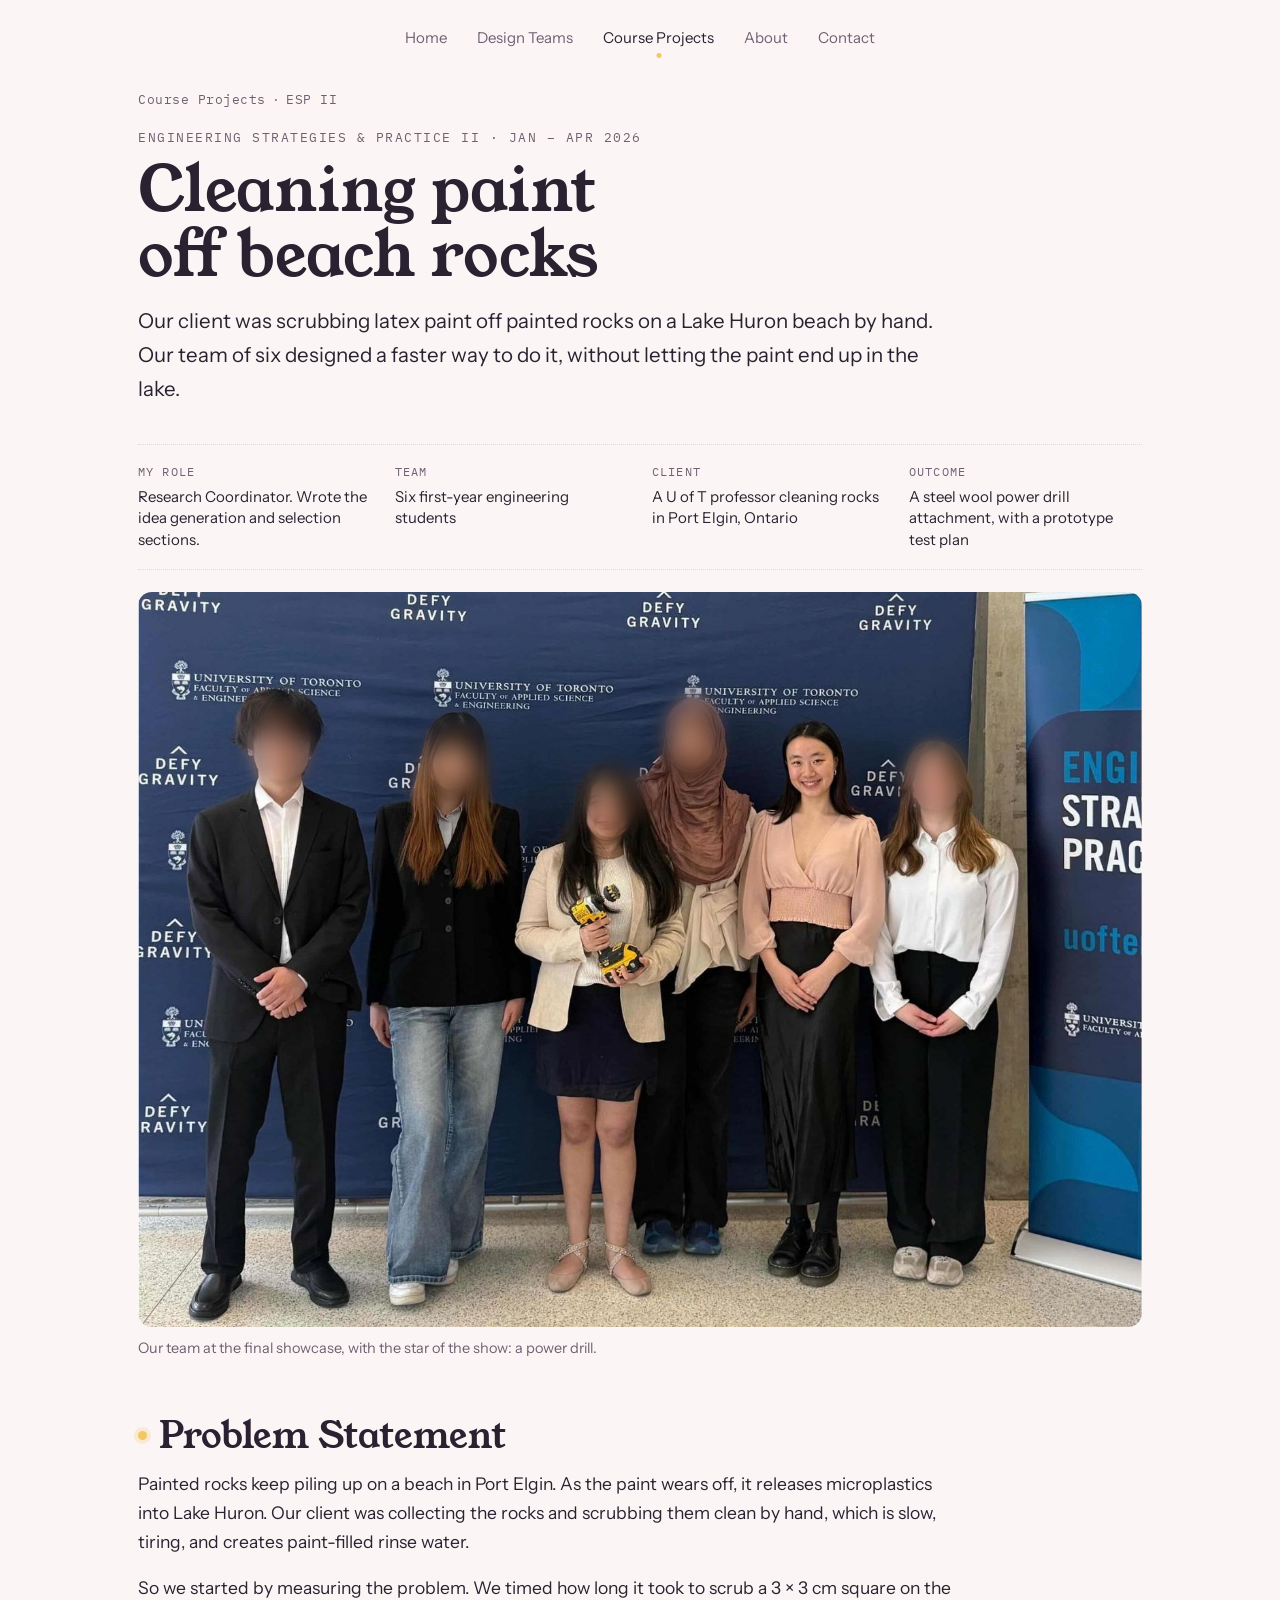
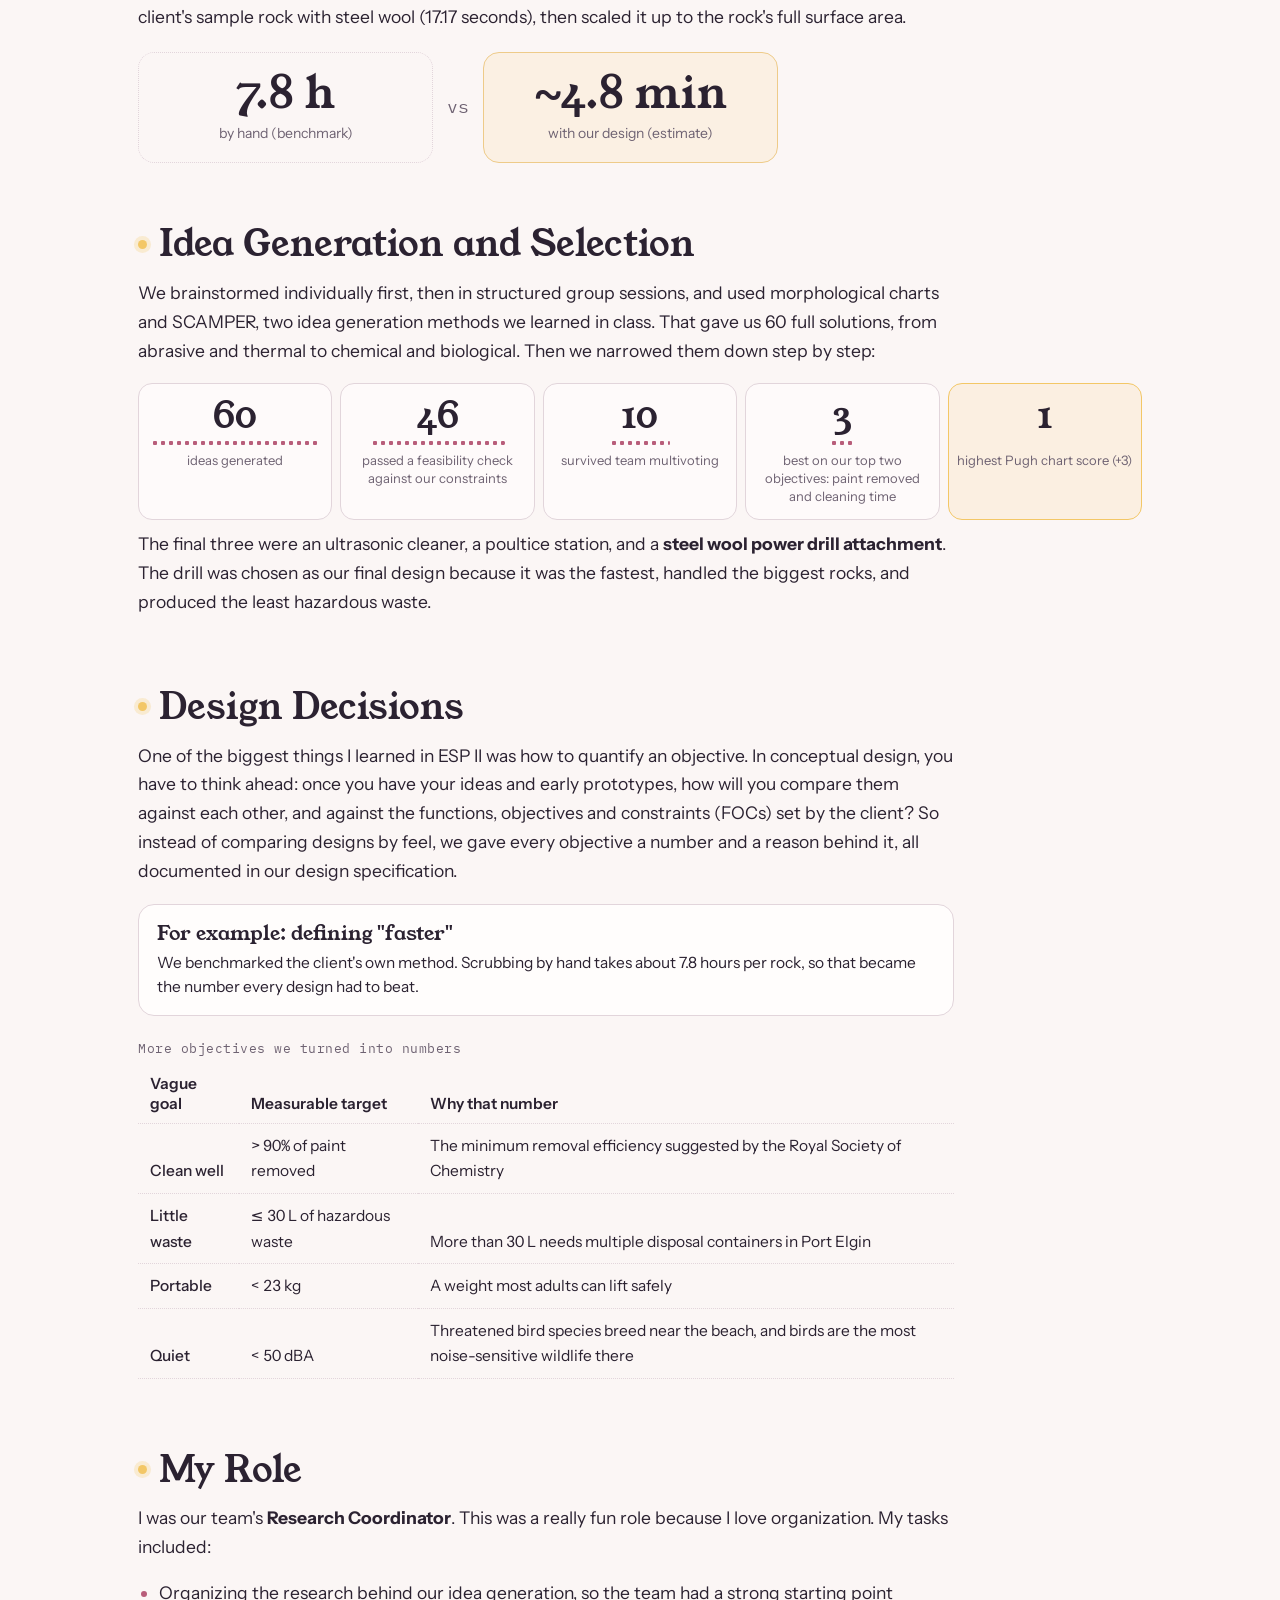
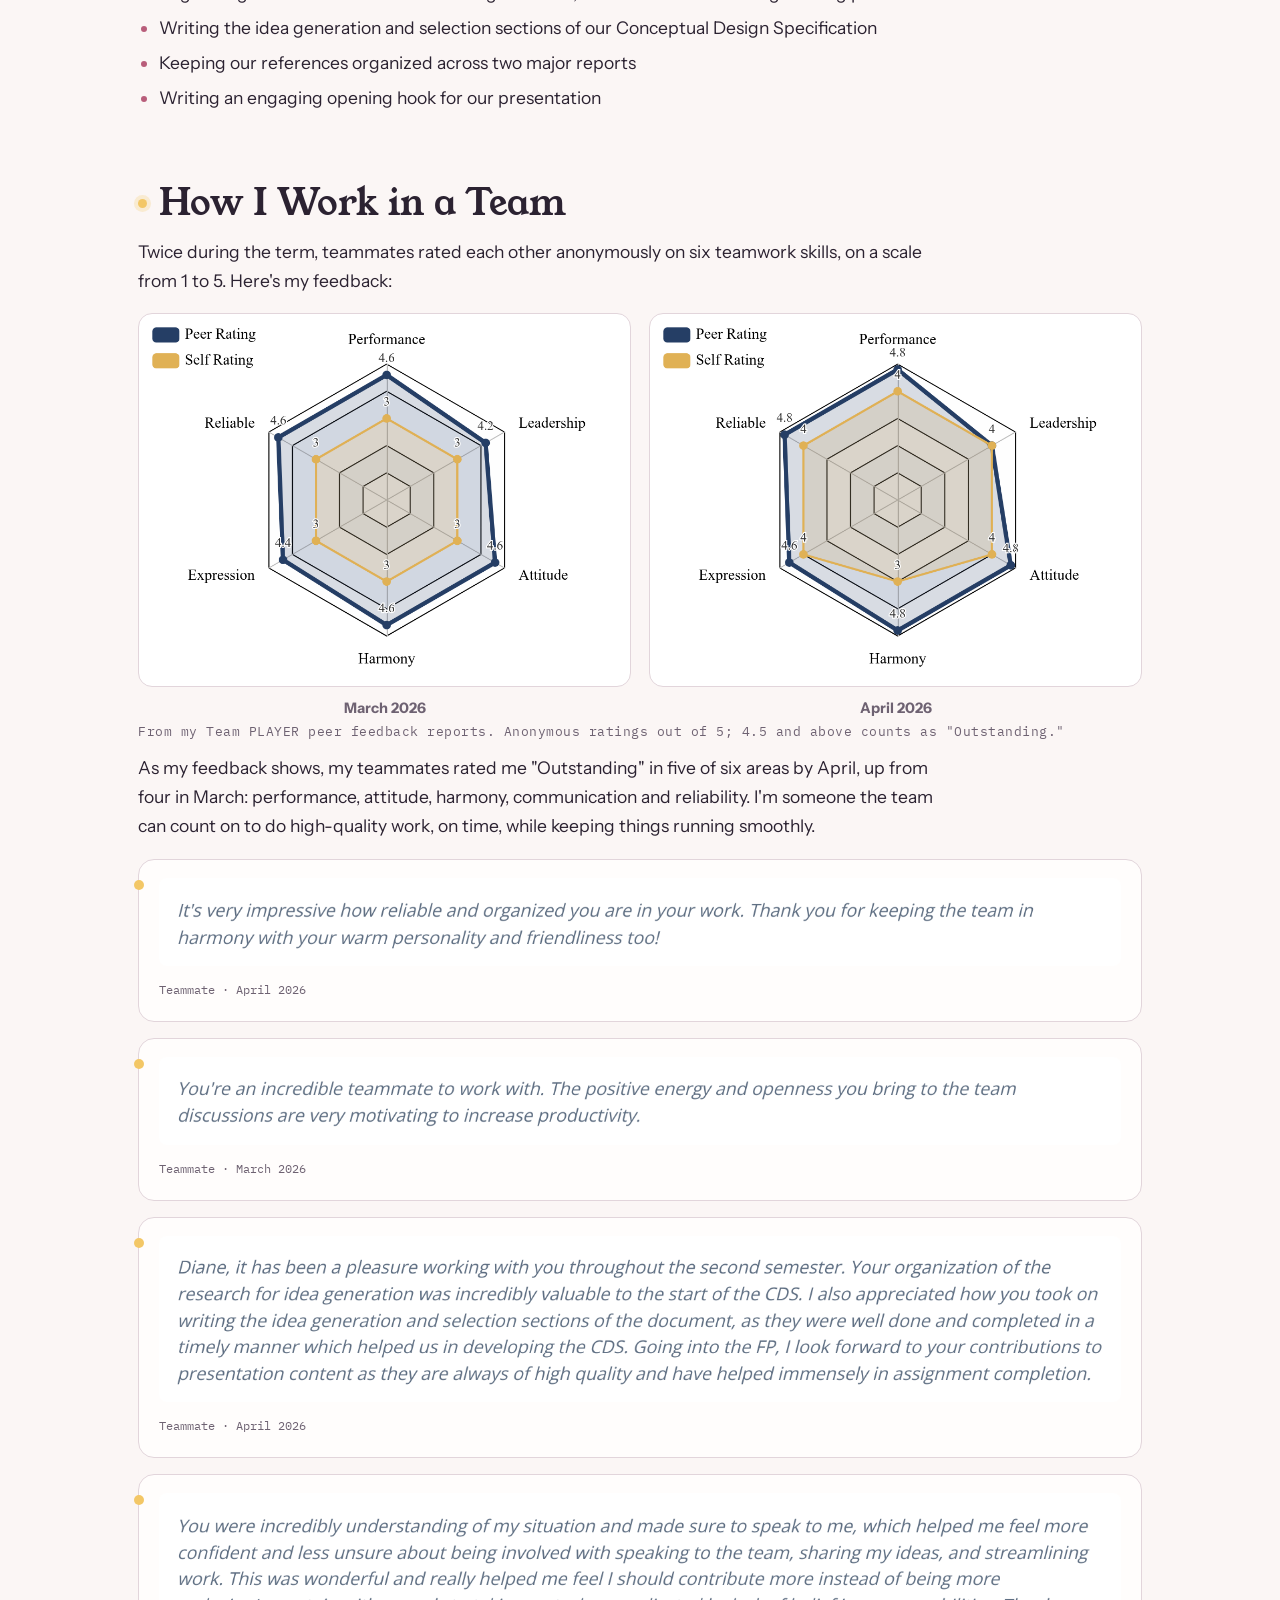
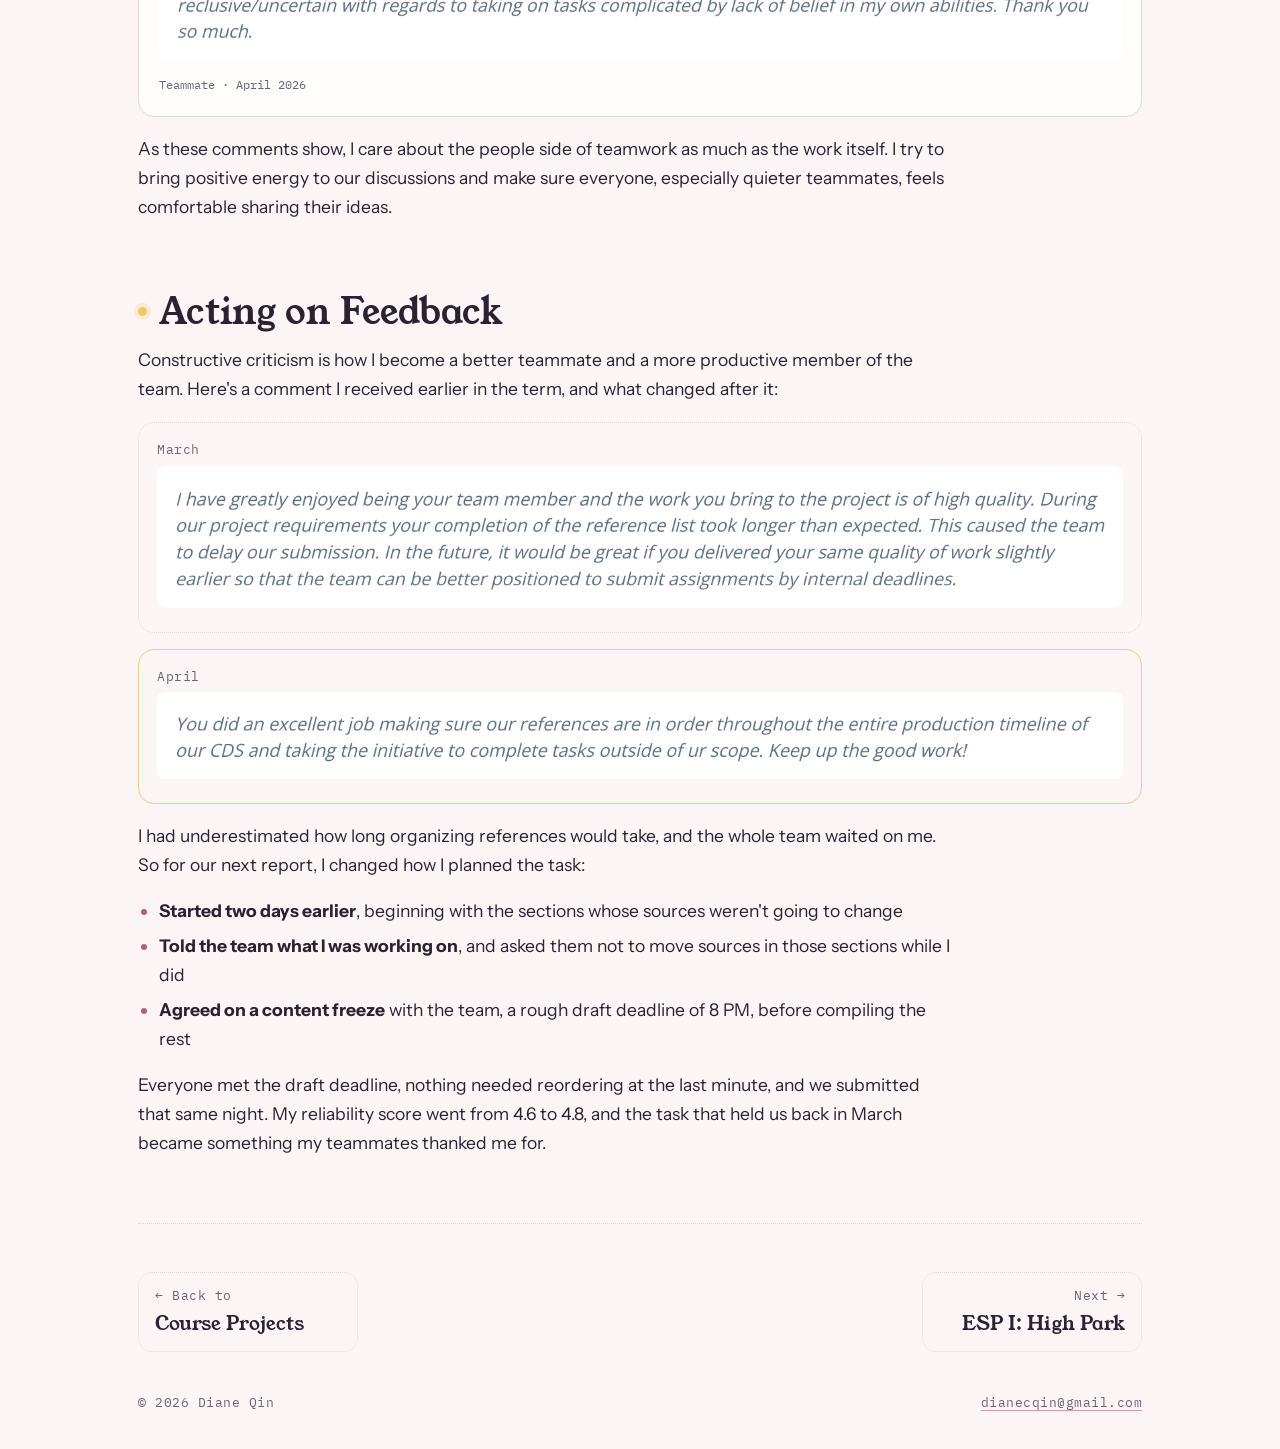
<file: course-projects/esp-2-rock-cleaning.html>
<!doctype html>
<html lang="en">
<head>
<meta charset="utf-8">
<meta name="viewport" content="width=device-width, initial-scale=1, viewport-fit=cover">
<title>ESP II · Beach Rock Cleaning · Diane Qin</title>
<meta name="description" content="A client-based conceptual design project to remove latex paint from beach rocks without polluting Lake Huron, and what my teammates said about working with me.">
<link rel="preconnect" href="https://fonts.googleapis.com">
<link rel="preconnect" href="https://fonts.gstatic.com" crossorigin>
<link rel="stylesheet" href="https://fonts.googleapis.com/css2?family=Young+Serif&family=Instrument+Sans:wght@400;500;600&family=IBM+Plex+Mono:wght@400;500&display=swap">
<link rel="stylesheet" href="../assets/css/site.css">
</head>
<body>
<nav class="site-nav wrap" aria-label="Main">
  <a href="../index.html">Home</a>
  <a href="../design-teams/index.html">Design Teams</a>
  <a href="index.html" aria-current="page">Course Projects</a>
  <a href="../about.html">About</a>
  <a href="../contact.html">Contact</a>
</nav>

<main class="wrap">
  <nav class="crumbs mono" aria-label="Breadcrumb"><ol><li><a href="index.html">Course Projects</a></li><li aria-current="page">ESP II</li></ol></nav>

  <header class="page-head">
    <p class="eyebrow mono">Engineering Strategies &amp; Practice II · Jan – Apr 2026</p>
    <h1>Cleaning paint off beach rocks</h1>
    <p class="lede">Our client was scrubbing latex paint off painted rocks on a Lake Huron beach by hand. Our team of six designed a faster way to do it, without letting the paint end up in the lake.</p>
  </header>

  <dl class="facts">
    <div><dt>My role</dt><dd>Research Coordinator. Wrote the idea generation and selection sections.</dd></div>
    <div><dt>Team</dt><dd>Six first-year engineering students</dd></div>
    <div><dt>Client</dt><dd>A U of T professor cleaning rocks in Port Elgin, Ontario</dd></div>
    <div><dt>Outcome</dt><dd>A steel wool power drill attachment, with a prototype test plan</dd></div>
  </dl>

  <figure class="fig-wide">
    <img src="../assets/img/esp/esp2-team.jpg" alt="Diane and her five ESP II teammates at the final showcase, one holding the power drill; teammates' faces are blurred." width="1475" height="1080">
    <figcaption>Our team at the final showcase, with the star of the show: a power drill.</figcaption>
  </figure>

  <section class="chapter">
    <div class="prose">
      <h2>Problem Statement</h2>
      <p>Painted rocks keep piling up on a beach in Port Elgin. As the paint wears off, it releases microplastics into Lake Huron. Our client was collecting the rocks and scrubbing them clean by hand, which is slow, tiring, and creates paint-filled rinse water.</p>
      <p>So we started by measuring the problem. We timed how long it took to scrub a 3 × 3 cm square on the client's sample rock with steel wool (17.17 seconds), then scaled it up to the rock's full surface area.</p>
    </div>
    <div class="versus" role="group" aria-label="Cleaning time per rock">
      <div><b>7.8 h</b><span>by hand (benchmark)</span></div>
      <div class="vs">vs</div>
      <div class="win"><b>~4.8 min</b><span>with our design (estimate)</span></div>
    </div>
  </section>

  <section class="chapter">
    <div class="prose">
      <h2>Idea Generation and Selection</h2>
      <p>We brainstormed individually first, then in structured group sessions, and used morphological charts and SCAMPER, two idea generation methods we learned in class. That gave us 60 full solutions, from abrasive and thermal to chemical and biological. Then we narrowed them down step by step:</p>
    </div>
    <ol class="funnel" style="--n:5">
      <li><span class="n">60</span><span class="dots" style="--w:96%"></span><span class="step">ideas generated</span></li>
      <li><span class="n">46</span><span class="dots" style="--w:76%"></span><span class="step">passed a feasibility check against our constraints</span></li>
      <li><span class="n">10</span><span class="dots" style="--w:34%"></span><span class="step">survived team multivoting</span></li>
      <li><span class="n">3</span><span class="dots" style="--w:14%"></span><span class="step">best on our top two objectives: paint removed and cleaning time</span></li>
      <li><span class="n">1</span><span class="dots"></span><span class="step">highest Pugh chart score (+3)</span></li>
    </ol>
    <div class="prose">
      <p>The final three were an ultrasonic cleaner, a poultice station, and a <b>steel wool power drill attachment</b>. The drill was chosen as our final design because it was the fastest, handled the biggest rocks, and produced the least hazardous waste.</p>
    </div>
  </section>

  <section class="chapter">
    <div class="prose">
      <h2>Design Decisions</h2>
      <p>One of the biggest things I learned in ESP II was how to quantify an objective. In conceptual design, you have to think ahead: once you have your ideas and early prototypes, how will you compare them against each other, and against the functions, objectives and constraints (FOCs) set by the client? So instead of comparing designs by feel, we gave every objective a number and a reason behind it, all documented in our design specification.</p>
    </div>
    <div class="decisions" style="grid-template-columns:1fr;max-width:var(--read)">
      <article><h3>For example: defining "faster"</h3><p>We benchmarked the client's own method. Scrubbing by hand takes about 7.8 hours per rock, so that became the number every design had to beat.</p></article>
    </div>
    <div class="prose">
      <p class="mono" style="color:var(--muted);margin:22px 0 6px">More objectives we turned into numbers</p>
      <div class="table-wrap"><table class="settings">
        <thead><tr><th scope="col">Vague goal</th><th scope="col">Measurable target</th><th scope="col">Why that number</th></tr></thead>
        <tbody>
          <tr><th scope="row">Clean well</th><td>&gt; 90% of paint removed</td><td>The minimum removal efficiency suggested by the Royal Society of Chemistry</td></tr>
          <tr><th scope="row">Little waste</th><td>≤ 30 L of hazardous waste</td><td>More than 30 L needs multiple disposal containers in Port Elgin</td></tr>
          <tr><th scope="row">Portable</th><td>&lt; 23 kg</td><td>A weight most adults can lift safely</td></tr>
          <tr><th scope="row">Quiet</th><td>&lt; 50 dBA</td><td>Threatened bird species breed near the beach, and birds are the most noise-sensitive wildlife there</td></tr>
        </tbody>
      </table></div>
    </div>
  </section>

  <section class="chapter">
    <div class="prose">
      <h2>My Role</h2>
      <p>I was our team's <b>Research Coordinator</b>. This was a really fun role because I love organization. My tasks included:</p>
      <ul class="did">
        <li>Organizing the research behind our idea generation, so the team had a strong starting point</li>
        <li>Writing the idea generation and selection sections of our Conceptual Design Specification</li>
        <li>Keeping our references organized across two major reports</li>
        <li>Writing an engaging opening hook for our presentation</li>
      </ul>
    </div>
  </section>

  <section class="chapter">
    <div class="prose">
      <h2>How I Work in a Team</h2>
      <p>Twice during the term, teammates rated each other anonymously on six teamwork skills, on a scale from 1 to 5. Here's my feedback:</p>
    </div>
    <div class="pair tp fig-wide">
      <figure><img src="../assets/img/esp/teamplayer-march.png" alt="Team PLAYER radar chart, March 2026. Peer ratings: Performance 4.6, Leadership 4.2, Attitude 4.6, Harmony 4.6, Expression 4.4, Reliable 4.6. Self ratings: 3 in every category." width="880" height="660" loading="lazy"><figcaption><b>March 2026</b></figcaption></figure>
      <figure><img src="../assets/img/esp/teamplayer-april.png" alt="Team PLAYER radar chart, April 2026. Peer ratings: Performance 4.8, Leadership 4.0, Attitude 4.8, Harmony 4.8, Expression 4.6, Reliable 4.8. Self ratings: 4 in most categories, 3 for Harmony." width="880" height="660" loading="lazy"><figcaption><b>April 2026</b></figcaption></figure>
    </div>
    <p class="mono" style="color:var(--muted);margin-top:0">From my Team PLAYER peer feedback reports. Anonymous ratings out of 5; 4.5 and above counts as "Outstanding."</p>
    <div class="prose">
      <p>As my feedback shows, my teammates rated me "Outstanding" in five of six areas by April, up from four in March: performance, attitude, harmony, communication and reliability. I'm someone the team can count on to do high-quality work, on time, while keeping things running smoothly.</p>
    </div>

    <div class="quotes">
      <blockquote><img class="fb" src="../assets/img/esp/fb-apr-reliable.png" alt="It's very impressive how reliable and organized you are in your work. Thank you for keeping the team in harmony with your warm personality and friendliness too!" loading="lazy"><cite>Teammate · April 2026</cite></blockquote>
      <blockquote><img class="fb" src="../assets/img/esp/fb-mar-energy.png" alt="You're an incredible teammate to work with. The positive energy and openness you bring to the team discussions are very motivating to increase productivity." loading="lazy"><cite>Teammate · March 2026</cite></blockquote>
      <blockquote class="wide"><img class="fb" src="../assets/img/esp/fb-apr-research.png" alt="Diane, it has been a pleasure working with you throughout the second semester. Your organization of the research for idea generation was incredibly valuable to the start of the CDS. I also appreciated how you took on writing the idea generation and selection sections of the document, as they were well done and completed in a timely manner which helped us in developing the CDS. Going into the FP, I look forward to your contributions to presentation content as they are always of high quality and have helped immensely in assignment completion." loading="lazy"><cite>Teammate · April 2026</cite></blockquote>
      <blockquote class="wide"><img class="fb" src="../assets/img/esp/fb-apr-confidence.png" alt="You were incredibly understanding of my situation and made sure to speak to me, which helped me feel more confident and less unsure about being involved with speaking to the team, sharing my ideas, and streamlining work. This was wonderful and really helped me feel I should contribute more instead of being more reclusive/uncertain with regards to taking on tasks complicated by lack of belief in my own abilities. Thank you so much." loading="lazy"><cite>Teammate · April 2026</cite></blockquote>
    </div>
    <div class="prose">
      <p>As these comments show, I care about the people side of teamwork as much as the work itself. I try to bring positive energy to our discussions and make sure everyone, especially quieter teammates, feels comfortable sharing their ideas.</p>
    </div>
  </section>

  <section class="chapter">
    <div class="prose">
      <h2>Acting on Feedback</h2>
      <p>Constructive criticism is how I become a better teammate and a more productive member of the team. Here's a comment I received earlier in the term, and what changed after it:</p>
    </div>
    <div class="growth">
      <div><span class="mono">March</span><img class="fb" src="../assets/img/esp/fb-mar-references.png" alt="I have greatly enjoyed being your team member and the work you bring to the project is of high quality. During our project requirements your completion of the reference list took longer than expected. This caused the team to delay our submission. In the future, it would be great if you delivered your same quality of work slightly earlier so that the team can be better positioned to submit assignments by internal deadlines." loading="lazy"></div>
      <div class="after"><span class="mono">April</span><img class="fb" src="../assets/img/esp/fb-apr-references.png" alt="You did an excellent job making sure our references are in order throughout the entire production timeline of our CDS and taking the initiative to complete tasks outside of ur scope. Keep up the good work!" loading="lazy"></div>
    </div>
    <div class="prose">
      <p>I had underestimated how long organizing references would take, and the whole team waited on me. So for our next report, I changed how I planned the task:</p>
      <ul class="did">
        <li><b>Started two days earlier</b>, beginning with the sections whose sources weren't going to change</li>
        <li><b>Told the team what I was working on</b>, and asked them not to move sources in those sections while I did</li>
        <li><b>Agreed on a content freeze</b> with the team, a rough draft deadline of 8 PM, before compiling the rest</li>
      </ul>
      <p>Everyone met the draft deadline, nothing needed reordering at the last minute, and we submitted that same night. My reliability score went from 4.6 to 4.8, and the task that held us back in March became something my teammates thanked me for.</p>
    </div>
  </section>

  <nav class="pager" aria-label="More course projects">
    <a href="index.html"><span class="mono">← Back to</span><span>Course Projects</span></a>
    <a class="next" href="esp-1-high-park.html"><span class="mono">Next →</span><span>ESP I: High Park</span></a>
  </nav>
</main>

<footer class="site-foot"><div class="wrap mono"><span>© 2026 Diane Qin</span><a href="mailto:dianecqin@gmail.com">dianecqin@gmail.com</a></div></footer>
</body>
</html>
</file>
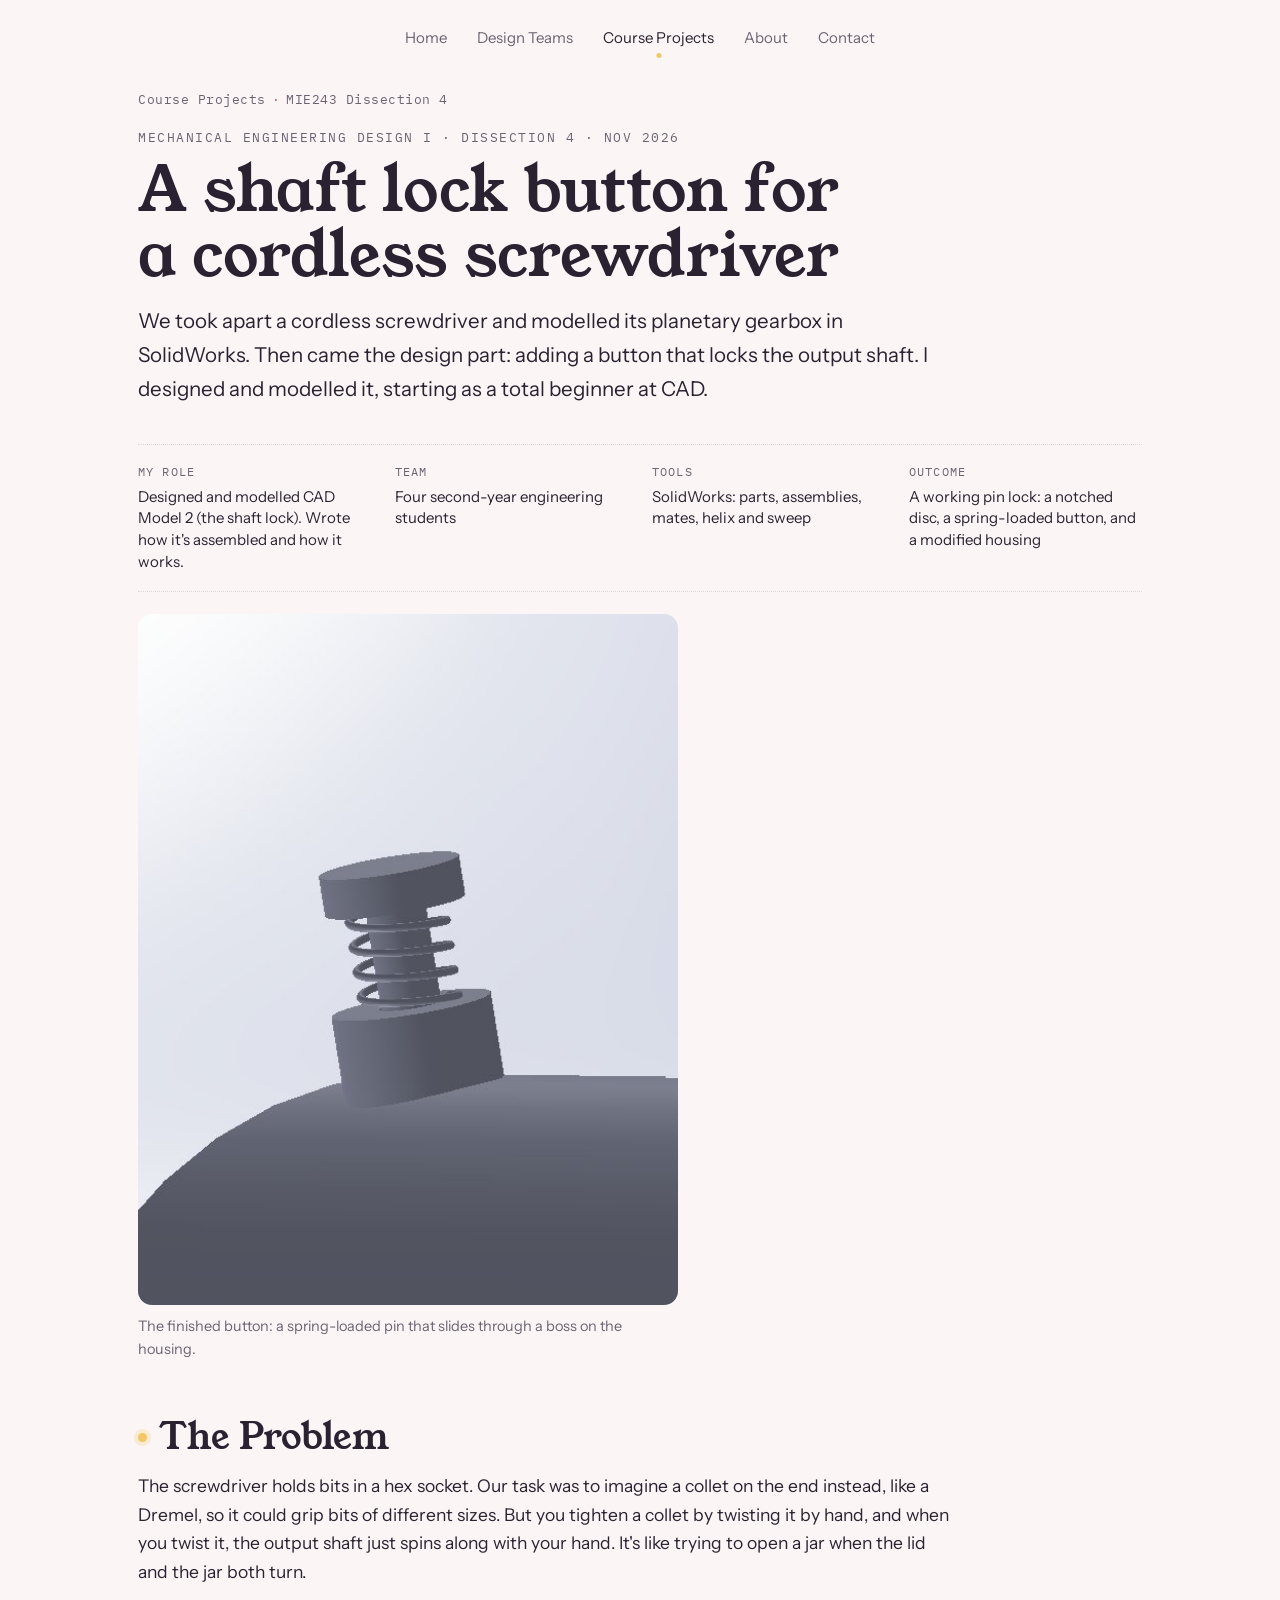
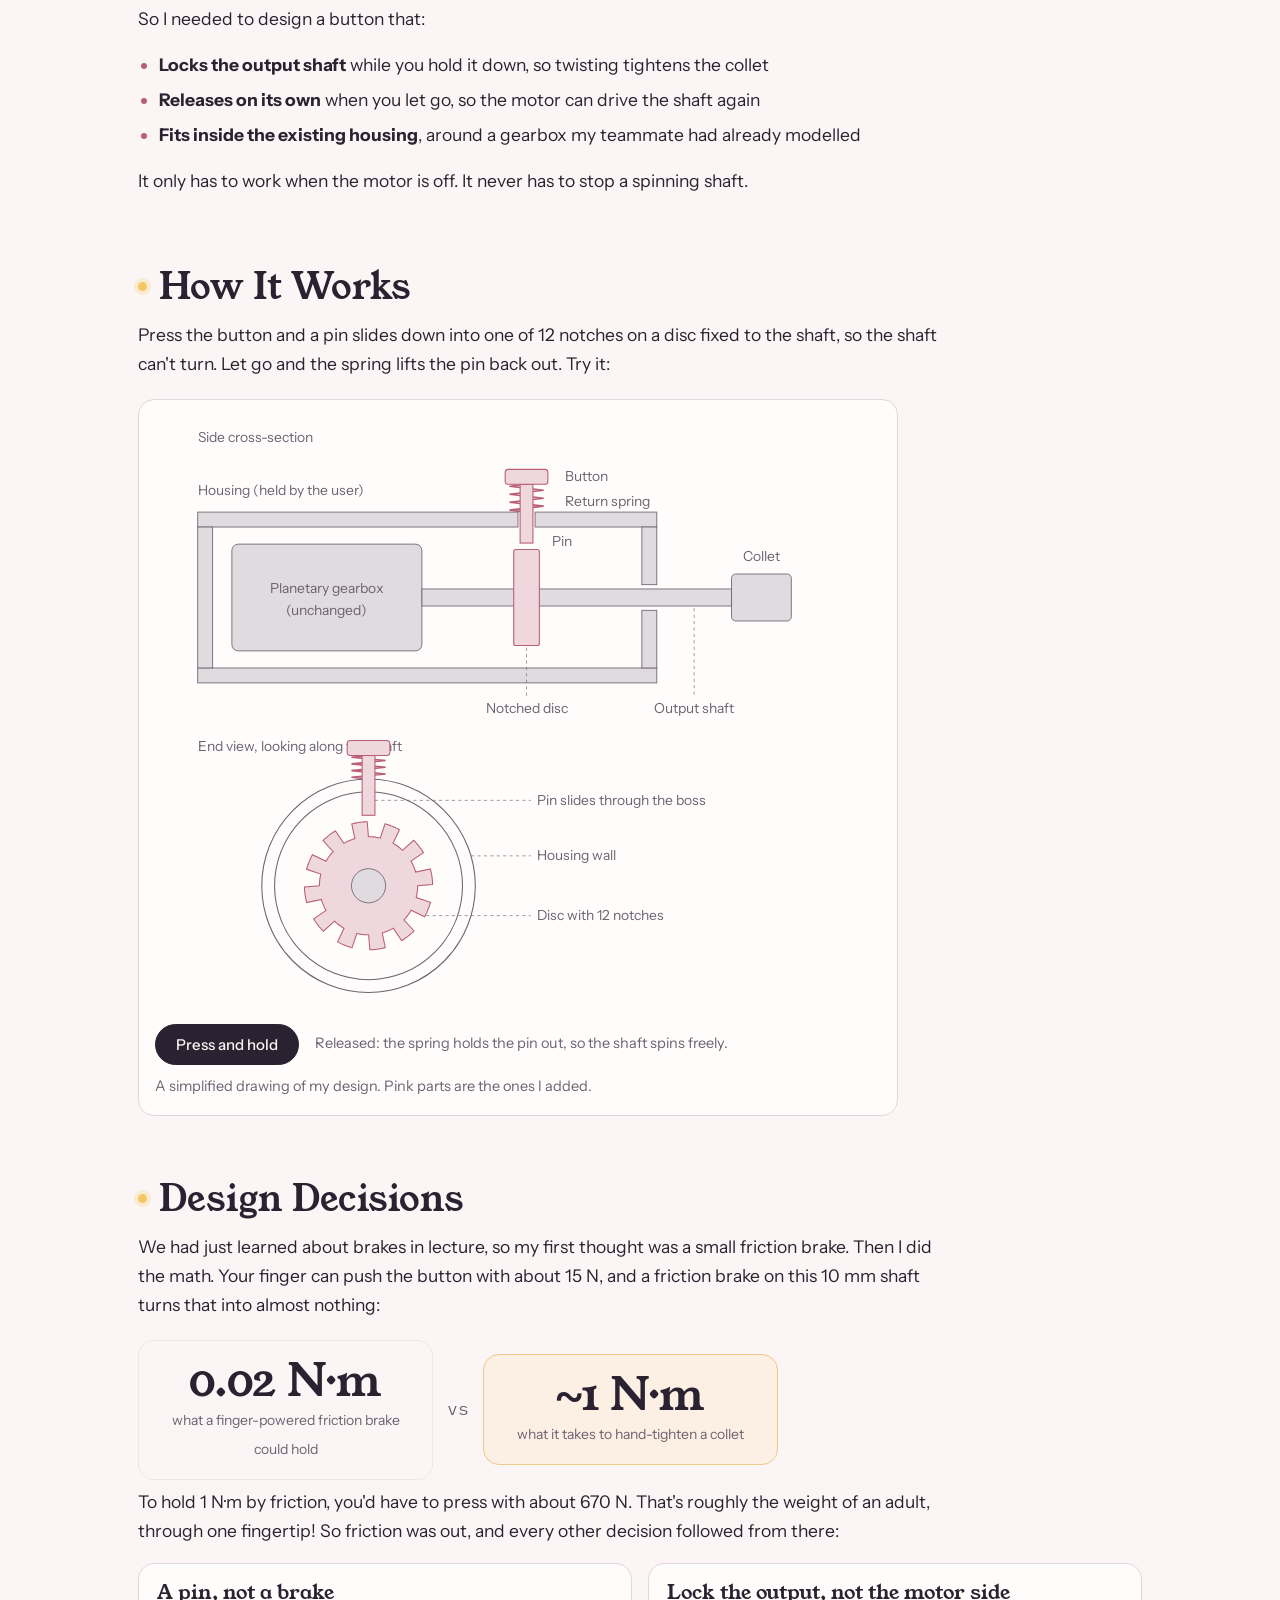
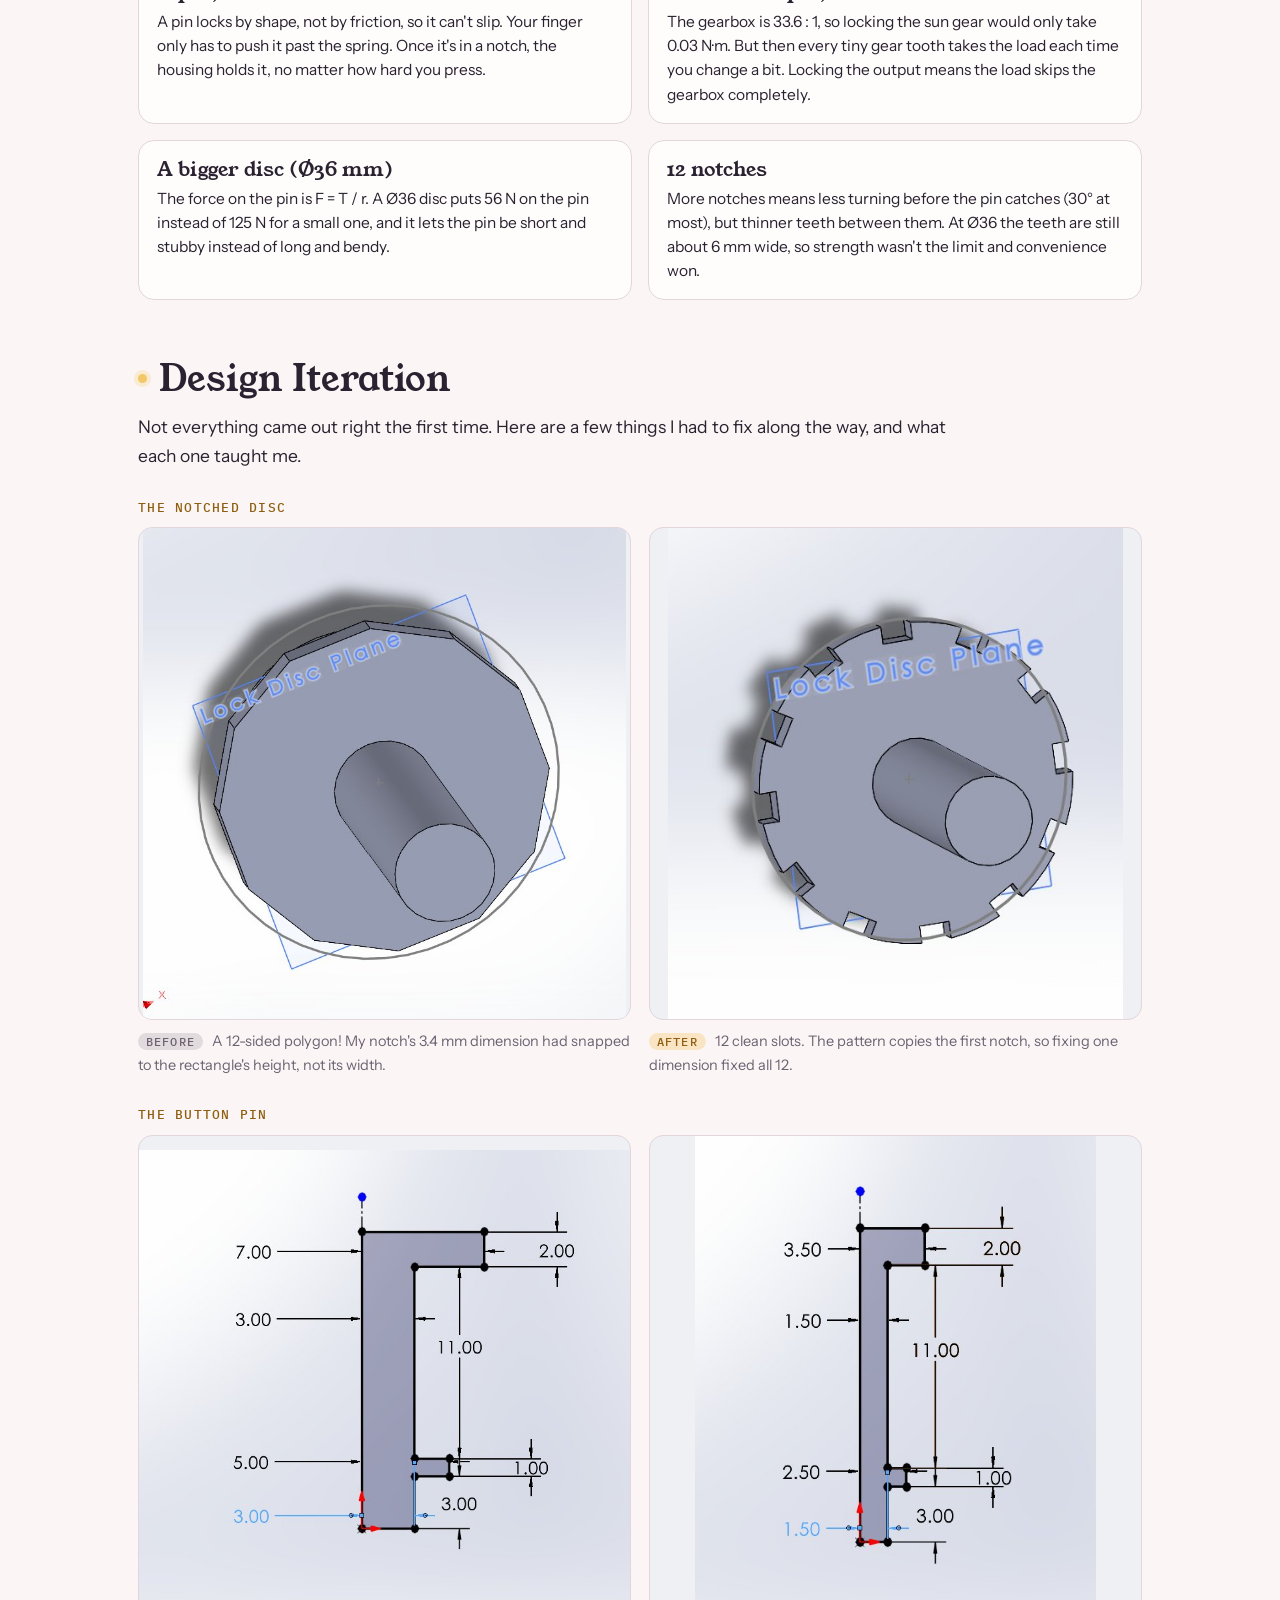
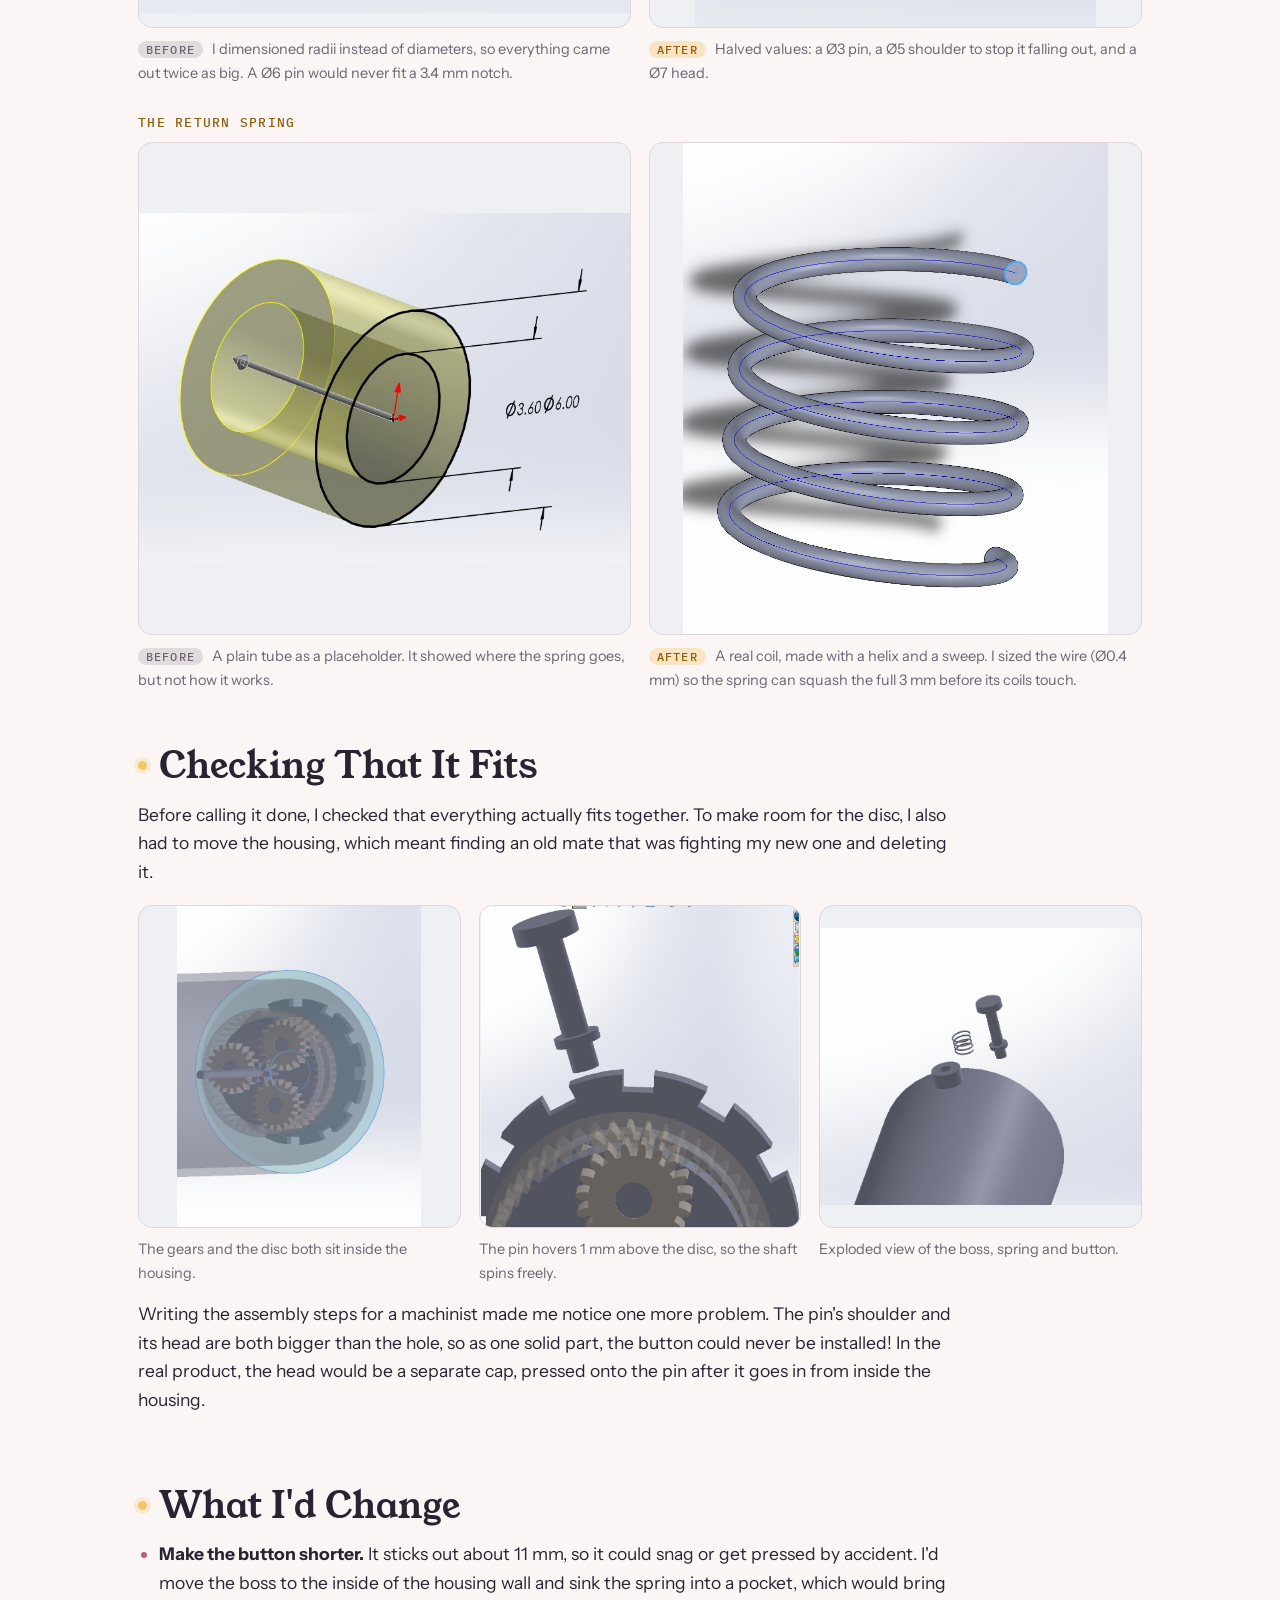
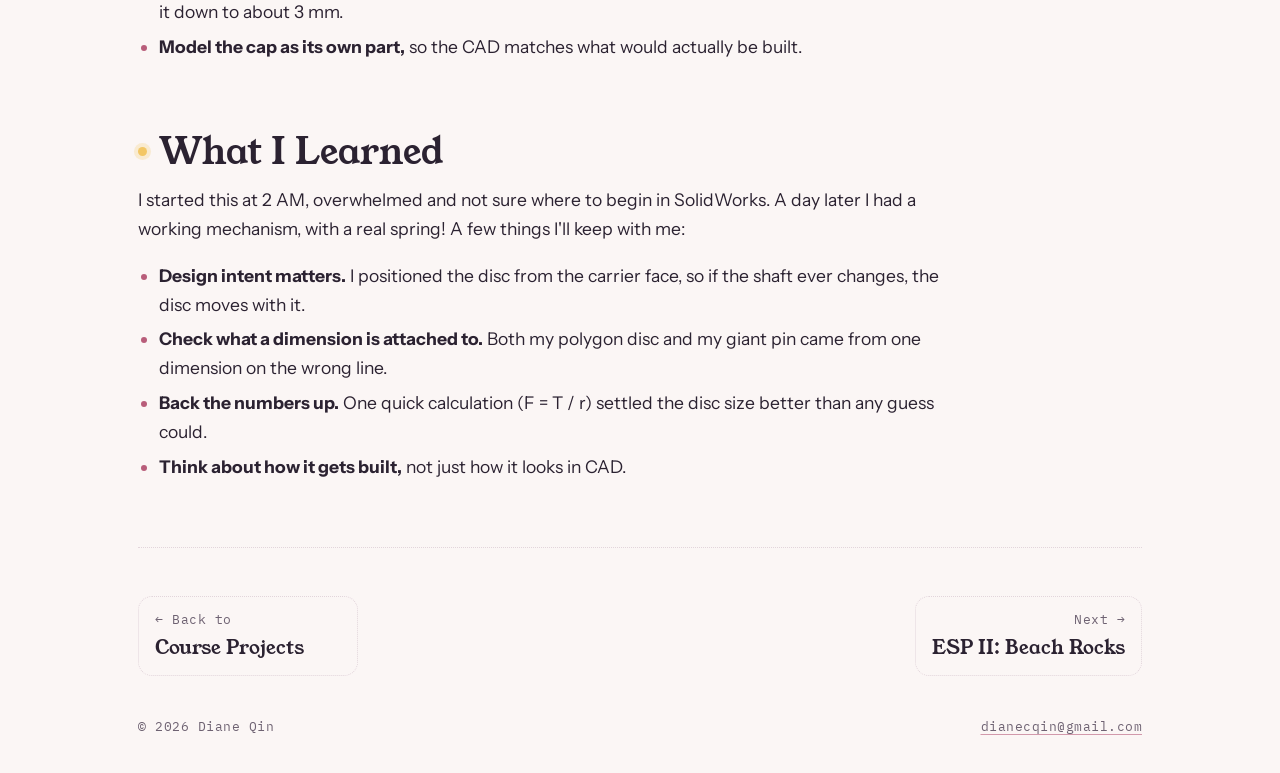
<file: course-projects/mie243-shaft-lock.html>
<!doctype html>
<html lang="en">
<head>
<meta charset="utf-8">
<meta name="viewport" content="width=device-width, initial-scale=1, viewport-fit=cover">
<title>MIE243 · Shaft Lock Button · Diane Qin</title>
<meta name="description" content="Designing and modelling a spring-loaded shaft lock for a cordless screwdriver's planetary gearbox in SolidWorks, from first sketch to a working assembly.">
<link rel="preconnect" href="https://fonts.googleapis.com">
<link rel="preconnect" href="https://fonts.gstatic.com" crossorigin>
<link rel="stylesheet" href="https://fonts.googleapis.com/css2?family=Young+Serif&family=Instrument+Sans:wght@400;500;600&family=IBM+Plex+Mono:wght@400;500&display=swap">
<link rel="stylesheet" href="../assets/css/site.css">
</head>
<body>
<nav class="site-nav wrap" aria-label="Main">
  <a href="../index.html">Home</a>
  <a href="../design-teams/index.html">Design Teams</a>
  <a href="index.html" aria-current="page">Course Projects</a>
  <a href="../about.html">About</a>
  <a href="../contact.html">Contact</a>
</nav>

<main class="wrap">
  <nav class="crumbs mono" aria-label="Breadcrumb"><ol><li><a href="index.html">Course Projects</a></li><li aria-current="page">MIE243 Dissection 4</li></ol></nav>

  <header class="page-head">
    <p class="eyebrow mono">Mechanical Engineering Design I · Dissection 4 · Nov 2026</p>
    <h1>A shaft lock button for a cordless screwdriver</h1>
    <p class="lede">We took apart a cordless screwdriver and modelled its planetary gearbox in SolidWorks. Then came the design part: adding a button that locks the output shaft. I designed and modelled it, starting as a total beginner at CAD.</p>
  </header>

  <dl class="facts">
    <div><dt>My role</dt><dd>Designed and modelled CAD Model 2 (the shaft lock). Wrote how it's assembled and how it works.</dd></div>
    <div><dt>Team</dt><dd>Four second-year engineering students</dd></div>
    <div><dt>Tools</dt><dd>SolidWorks: parts, assemblies, mates, helix and sweep</dd></div>
    <div><dt>Outcome</dt><dd>A working pin lock: a notched disc, a spring-loaded button, and a modified housing</dd></div>
  </dl>

  <figure class="fig-hero">
    <img src="../assets/img/mie243/d4/final-button-spring.jpg" alt="SolidWorks render of the finished lock button: a round cap on a thin pin, with a coil spring around the pin, sitting on a short boss on the side of the cylindrical gearbox housing." width="526" height="673">
    <figcaption>The finished button: a spring-loaded pin that slides through a boss on the housing.</figcaption>
  </figure>

  <section class="chapter">
    <div class="prose">
      <h2>The Problem</h2>
      <p>The screwdriver holds bits in a hex socket. Our task was to imagine a collet on the end instead, like a Dremel, so it could grip bits of different sizes. But you tighten a collet by twisting it by hand, and when you twist it, the output shaft just spins along with your hand. It's like trying to open a jar when the lid and the jar both turn.</p>
      <p>So I needed to design a button that:</p>
      <ul class="did">
        <li><b>Locks the output shaft</b> while you hold it down, so twisting tightens the collet</li>
        <li><b>Releases on its own</b> when you let go, so the motor can drive the shaft again</li>
        <li><b>Fits inside the existing housing</b>, around a gearbox my teammate had already modelled</li>
      </ul>
      <p>It only has to work when the motor is off. It never has to stop a spinning shaft.</p>
    </div>
  </section>

  <section class="chapter">
    <div class="prose">
      <h2>How It Works</h2>
      <p>Press the button and a pin slides down into one of 12 notches on a disc fixed to the shaft, so the shaft can't turn. Let go and the spring lifts the pin back out. Try it:</p>
    </div>
    <figure class="lockdemo">
      <svg viewBox="0 0 680 560" role="img" aria-labelledby="sl-t sl-d">
        <title id="sl-t">Shaft lock mechanism</title>
        <desc id="sl-d">Side cross-section and end view. A spring-loaded button pushes a pin through the housing wall into a notched disc fixed to the output shaft.</desc>
        <text class="sl-t" x="40" y="24">Side cross-section</text>
        <text class="sl-t" x="40" y="74">Housing (held by the user)</text>
        <rect class="sl-steel" x="40" y="90" width="300" height="14"/>
        <rect class="sl-steel" x="356" y="90" width="114" height="14"/>
        <rect class="sl-steel" x="40" y="236" width="430" height="14"/>
        <rect class="sl-steel" x="40" y="104" width="14" height="132"/>
        <rect class="sl-steel" x="456" y="104" width="14" height="54"/>
        <rect class="sl-steel" x="456" y="182" width="14" height="54"/>
        <rect class="sl-steel" x="72" y="120" width="178" height="100" rx="6"/>
        <text class="sl-t" x="161" y="166" text-anchor="middle">Planetary gearbox</text>
        <text class="sl-t" x="161" y="186" text-anchor="middle">(unchanged)</text>
        <rect class="sl-steel" x="250" y="162" width="290" height="16"/>
        <rect class="sl-steel" x="540" y="148" width="56" height="44" rx="4"/>
        <text class="sl-t" x="568" y="136" text-anchor="middle">Collet</text>
        <rect class="sl-new" x="336" y="125" width="24" height="90" rx="2"/>
        <polyline id="sl-sSpring" class="sl-spring" points=""/>
        <g id="sl-sBtn">
          <rect class="sl-new" x="342" y="64" width="12" height="55"/>
          <rect class="sl-new" x="328" y="50" width="40" height="14" rx="3"/>
        </g>
        <text class="sl-t" x="384" y="61">Button</text>
        <text class="sl-t" x="384" y="84">Return spring</text>
        <text class="sl-t" x="372" y="122">Pin</text>
        <line class="sl-lead" x1="348" y1="217" x2="348" y2="262"/>
        <text class="sl-t" x="348" y="278" text-anchor="middle">Notched disc</text>
        <line class="sl-lead" x1="505" y1="180" x2="505" y2="262"/>
        <text class="sl-t" x="505" y="278" text-anchor="middle">Output shaft</text>
        <text class="sl-t" x="40" y="314">End view, looking along the shaft</text>
        <circle class="sl-line" cx="200" cy="440" r="100"/>
        <circle class="sl-line" cx="200" cy="440" r="88"/>
        <g id="sl-eDisc"><path id="sl-discPath" class="sl-new" d=""/></g>
        <circle class="sl-steel" cx="200" cy="440" r="16"/>
        <polyline id="sl-eSpring" class="sl-spring" points=""/>
        <g id="sl-eBtn">
          <rect class="sl-new" x="194" y="318" width="12" height="56"/>
          <rect class="sl-new" x="180" y="304" width="40" height="14" rx="3"/>
        </g>
        <line class="sl-lead" x1="206" y1="360" x2="352" y2="360"/>
        <text class="sl-t" x="358" y="364">Pin slides through the boss</text>
        <line class="sl-lead" x1="296" y1="412" x2="352" y2="412"/>
        <text class="sl-t" x="358" y="416">Housing wall</text>
        <line class="sl-lead" x1="254" y1="468" x2="352" y2="468"/>
        <text class="sl-t" x="358" y="472">Disc with 12 notches</text>
      </svg>
      <div class="controls">
        <button id="sl-hold" type="button">Press and hold</button>
        <span class="status" id="sl-status" aria-live="polite">Released: the spring holds the pin out, so the shaft spins freely.</span>
      </div>
      <figcaption>A simplified drawing of my design. Pink parts are the ones I added.</figcaption>
    </figure>
  </section>

  <section class="chapter">
    <div class="prose">
      <h2>Design Decisions</h2>
      <p>We had just learned about brakes in lecture, so my first thought was a small friction brake. Then I did the math. Your finger can push the button with about 15 N, and a friction brake on this 10 mm shaft turns that into almost nothing:</p>
    </div>
    <div class="versus" role="group" aria-label="Holding torque">
      <div><b>0.02 N·m</b><span>what a finger-powered friction brake could hold</span></div>
      <div class="vs">vs</div>
      <div class="win"><b>~1 N·m</b><span>what it takes to hand-tighten a collet</span></div>
    </div>
    <div class="prose">
      <p>To hold 1 N·m by friction, you'd have to press with about 670 N. That's roughly the weight of an adult, through one fingertip! So friction was out, and every other decision followed from there:</p>
    </div>
    <div class="decisions two">
      <article><h3>A pin, not a brake</h3><p>A pin locks by shape, not by friction, so it can't slip. Your finger only has to push it past the spring. Once it's in a notch, the housing holds it, no matter how hard you press.</p></article>
      <article><h3>Lock the output, not the motor side</h3><p>The gearbox is 33.6 : 1, so locking the sun gear would only take 0.03 N·m. But then every tiny gear tooth takes the load each time you change a bit. Locking the output means the load skips the gearbox completely.</p></article>
      <article><h3>A bigger disc (Ø36 mm)</h3><p>The force on the pin is F = T / r. A Ø36 disc puts 56 N on the pin instead of 125 N for a small one, and it lets the pin be short and stubby instead of long and bendy.</p></article>
      <article><h3>12 notches</h3><p>More notches means less turning before the pin catches (30° at most), but thinner teeth between them. At Ø36 the teeth are still about 6 mm wide, so strength wasn't the limit and convenience won.</p></article>
    </div>
  </section>

  <section class="chapter">
    <div class="prose">
      <h2>Design Iteration</h2>
      <p>Not everything came out right the first time. Here are a few things I had to fix along the way, and what each one taught me.</p>
    </div>

    <div class="iter">
      <h3 class="mono">The notched disc</h3>
      <div class="pair shots">
        <figure><img src="../assets/img/mie243/d4/disc-v1-polygon.jpg" alt="The lock disc came out as a 12-sided polygon instead of a circle with slots." width="742" height="754" loading="lazy"><figcaption><b class="before">Before</b> A 12-sided polygon! My notch's 3.4 mm dimension had snapped to the rectangle's height, not its width.</figcaption></figure>
        <figure><img src="../assets/img/mie243/d4/disc-v2-notched.jpg" alt="The corrected lock disc with 12 narrow, evenly spaced slots around its rim." width="540" height="582" loading="lazy"><figcaption><b class="after">After</b> 12 clean slots. The pattern copies the first notch, so fixing one dimension fixed all 12.</figcaption></figure>
      </div>
    </div>

    <div class="iter">
      <h3 class="mono">The button pin</h3>
      <div class="pair shots">
        <figure><img src="../assets/img/mie243/d4/pin-v1-radius.jpg" alt="Half-profile sketch of the button pin with dimensions 7, 3, 5 and 3 measured from the centreline." width="735" height="694" loading="lazy"><figcaption><b class="before">Before</b> I dimensioned radii instead of diameters, so everything came out twice as big. A Ø6 pin would never fit a 3.4 mm notch.</figcaption></figure>
        <figure><img src="../assets/img/mie243/d4/pin-v2-diameter.jpg" alt="The corrected half-profile sketch with values 3.5, 1.5, 2.5 and 1.5, giving a much thinner pin." width="568" height="696" loading="lazy"><figcaption><b class="after">After</b> Halved values: a Ø3 pin, a Ø5 shoulder to stop it falling out, and a Ø7 head.</figcaption></figure>
      </div>
    </div>

    <div class="iter">
      <h3 class="mono">The return spring</h3>
      <div class="pair shots">
        <figure><img src="../assets/img/mie243/d4/spring-v1-tube.jpg" alt="A plain hollow tube used as a placeholder for the spring." width="740" height="530" loading="lazy"><figcaption><b class="before">Before</b> A plain tube as a placeholder. It showed where the spring goes, but not how it works.</figcaption></figure>
        <figure><img src="../assets/img/mie243/d4/spring-v2-coil.jpg" alt="A four-turn coil spring made from a helix and a swept circle." width="843" height="974" loading="lazy"><figcaption><b class="after">After</b> A real coil, made with a helix and a sweep. I sized the wire (Ø0.4 mm) so the spring can squash the full 3 mm before its coils touch.</figcaption></figure>
      </div>
    </div>
  </section>

  <section class="chapter">
    <div class="prose">
      <h2>Checking That It Fits</h2>
      <p>Before calling it done, I checked that everything actually fits together. To make room for the disc, I also had to move the housing, which meant finding an old mate that was fighting my new one and deleting it.</p>
    </div>
    <div class="trio">
      <figure><img src="../assets/img/mie243/d4/check-housing.jpg" alt="See-through housing with the planetary gears and the notched disc inside." width="665" height="873" loading="lazy"><figcaption>The gears and the disc both sit inside the housing.</figcaption></figure>
      <figure><img src="../assets/img/mie243/d4/check-end-view.jpg" alt="End view with the pin tip hovering just above the rim of the notched disc." width="1011" height="1020" loading="lazy"><figcaption>The pin hovers 1 mm above the disc, so the shaft spins freely.</figcaption></figure>
      <figure><img src="../assets/img/mie243/d4/exploded.jpg" alt="Exploded view showing the housing boss, the coil spring and the button pin pulled apart." width="857" height="740" loading="lazy"><figcaption>Exploded view of the boss, spring and button.</figcaption></figure>
    </div>
    <div class="prose">
      <p>Writing the assembly steps for a machinist made me notice one more problem. The pin's shoulder and its head are both bigger than the hole, so as one solid part, the button could never be installed! In the real product, the head would be a separate cap, pressed onto the pin after it goes in from inside the housing.</p>
    </div>
  </section>

  <section class="chapter">
    <div class="prose">
      <h2>What I'd Change</h2>
      <ul class="did">
        <li><b>Make the button shorter.</b> It sticks out about 11 mm, so it could snag or get pressed by accident. I'd move the boss to the inside of the housing wall and sink the spring into a pocket, which would bring it down to about 3 mm.</li>
        <li><b>Model the cap as its own part,</b> so the CAD matches what would actually be built.</li>
      </ul>
    </div>
  </section>

  <section class="chapter">
    <div class="prose">
      <h2>What I Learned</h2>
      <p>I started this at 2 AM, overwhelmed and not sure where to begin in SolidWorks. A day later I had a working mechanism, with a real spring! A few things I'll keep with me:</p>
      <ul class="did">
        <li><b>Design intent matters.</b> I positioned the disc from the carrier face, so if the shaft ever changes, the disc moves with it.</li>
        <li><b>Check what a dimension is attached to.</b> Both my polygon disc and my giant pin came from one dimension on the wrong line.</li>
        <li><b>Back the numbers up.</b> One quick calculation (F = T / r) settled the disc size better than any guess could.</li>
        <li><b>Think about how it gets built,</b> not just how it looks in CAD.</li>
      </ul>
    </div>
  </section>

  <nav class="pager" aria-label="More course projects">
    <a href="index.html"><span class="mono">← Back to</span><span>Course Projects</span></a>
    <a class="next" href="esp-2-rock-cleaning.html"><span class="mono">Next →</span><span>ESP II: Beach Rocks</span></a>
  </nav>
</main>

<footer class="site-foot"><div class="wrap mono"><span>© 2026 Diane Qin</span><a href="mailto:dianecqin@gmail.com">dianecqin@gmail.com</a></div></footer>
<script src="../assets/js/shaft-lock.js"></script>
</body>
</html>
</file>
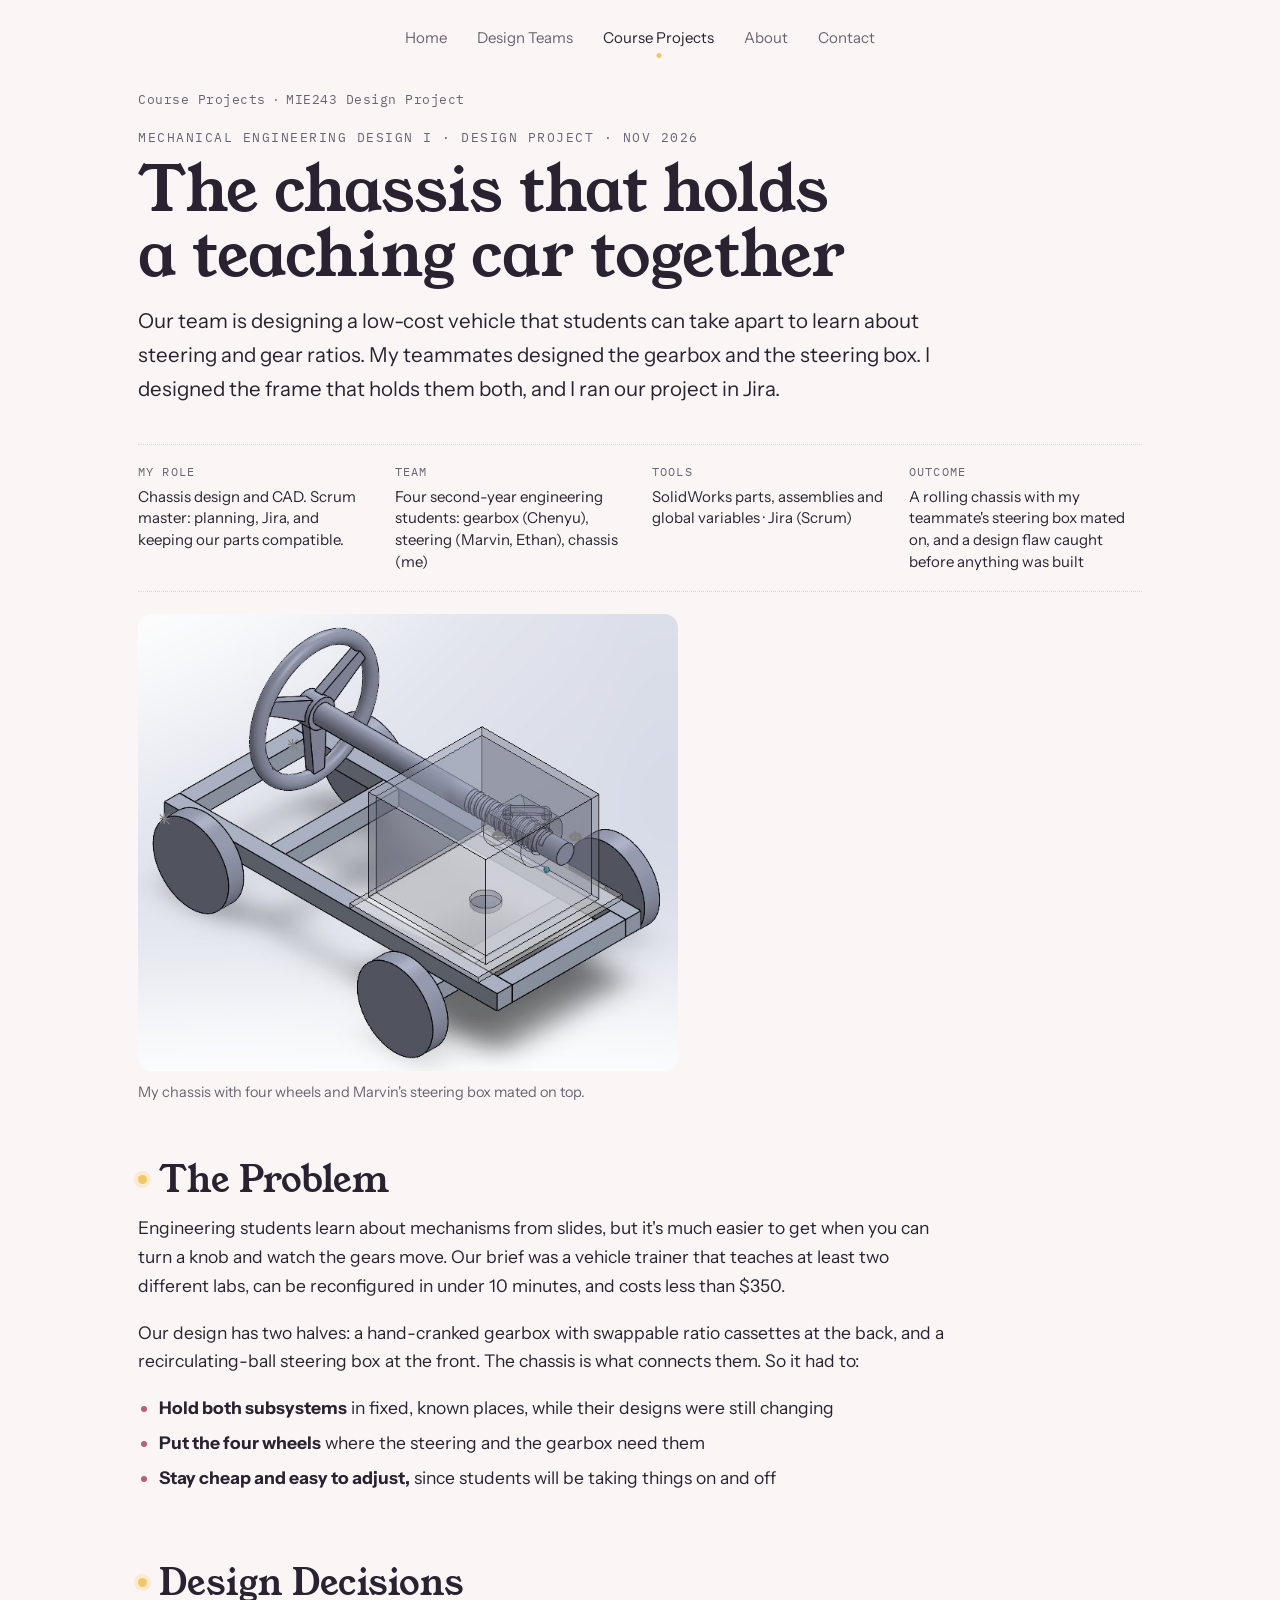
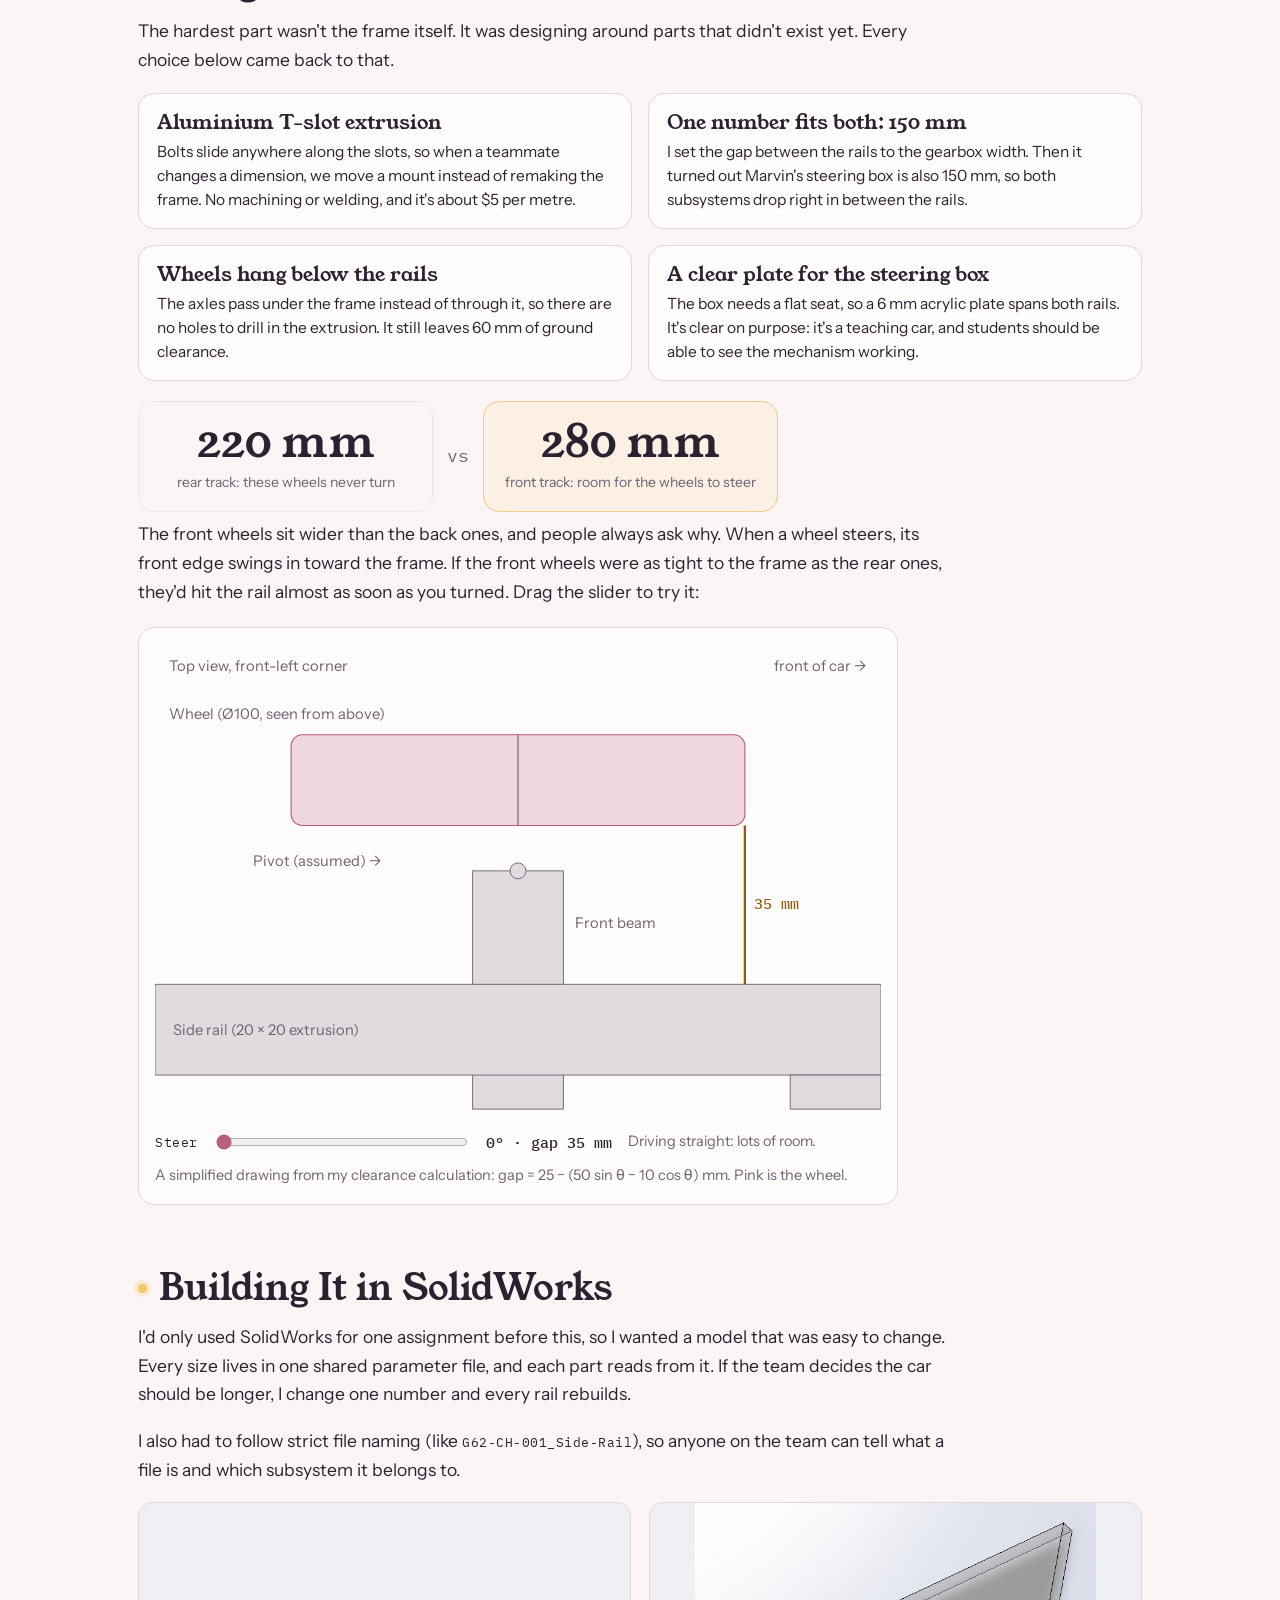
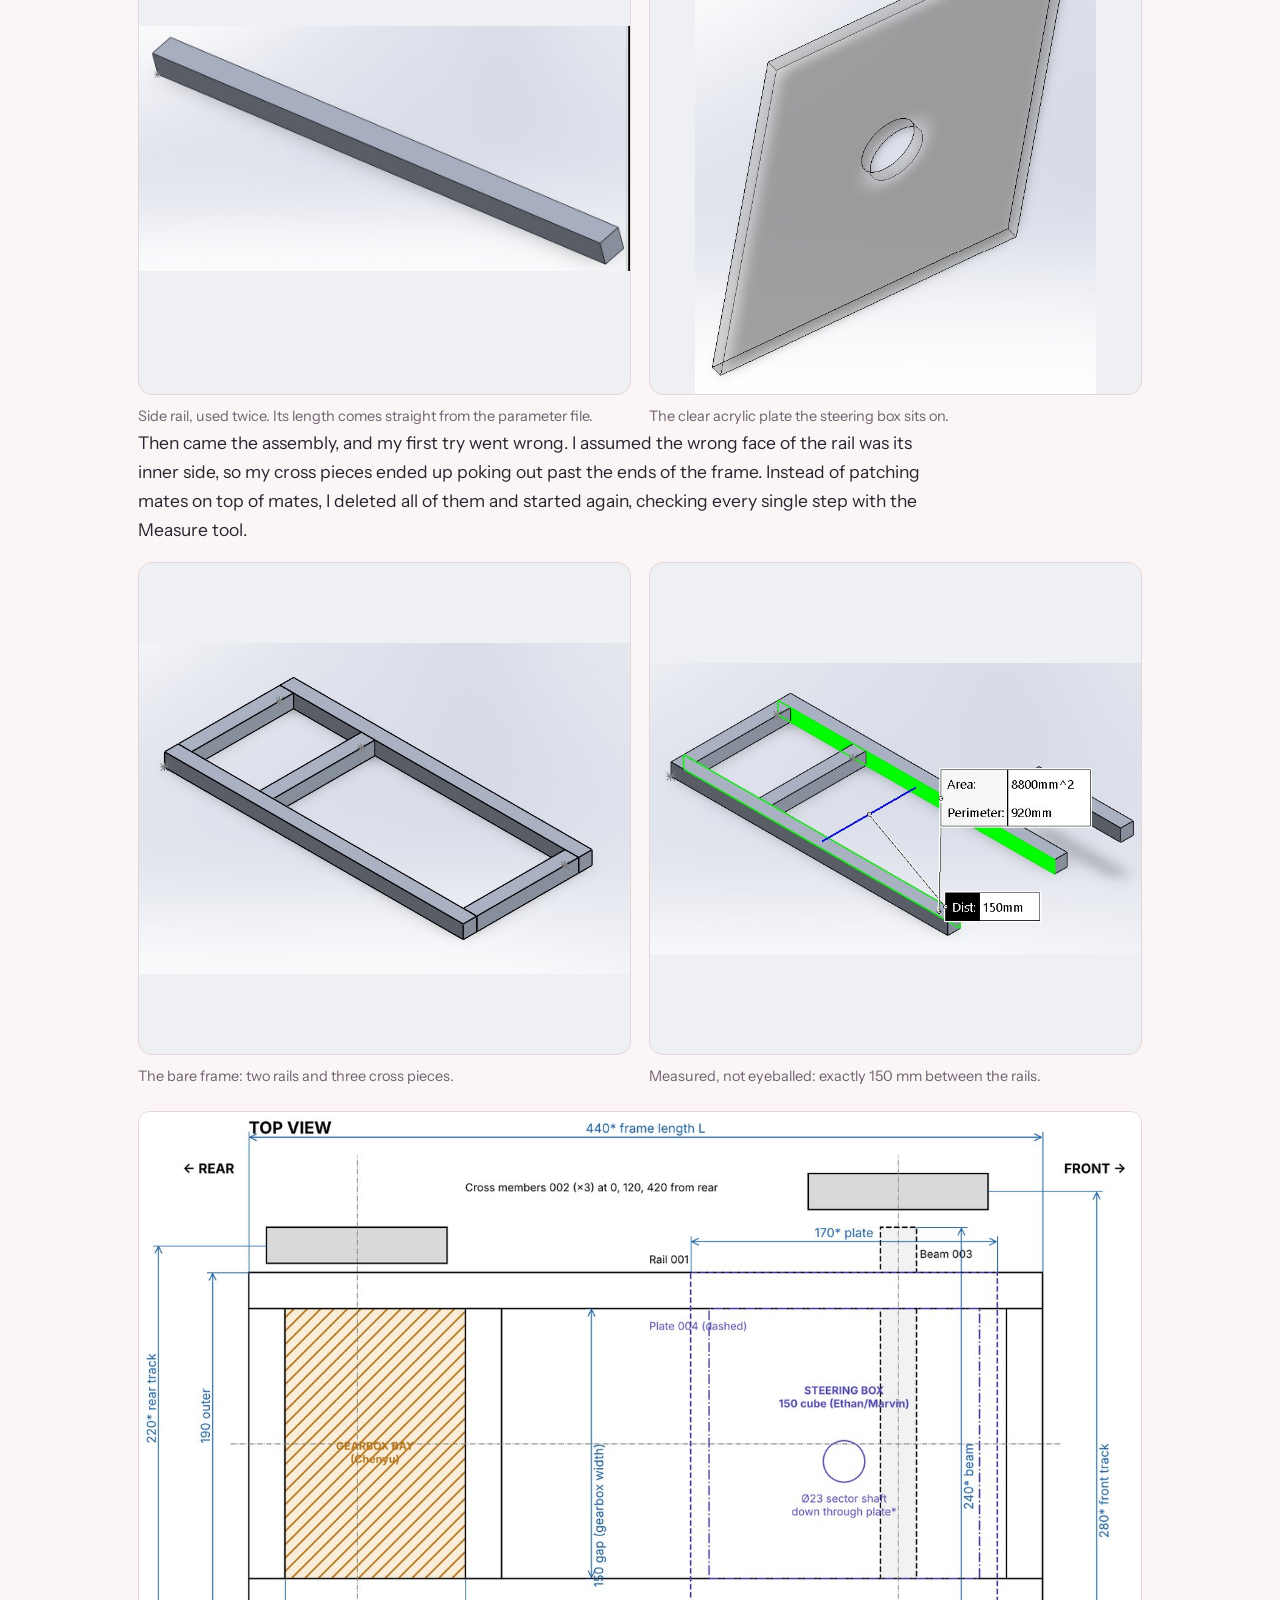
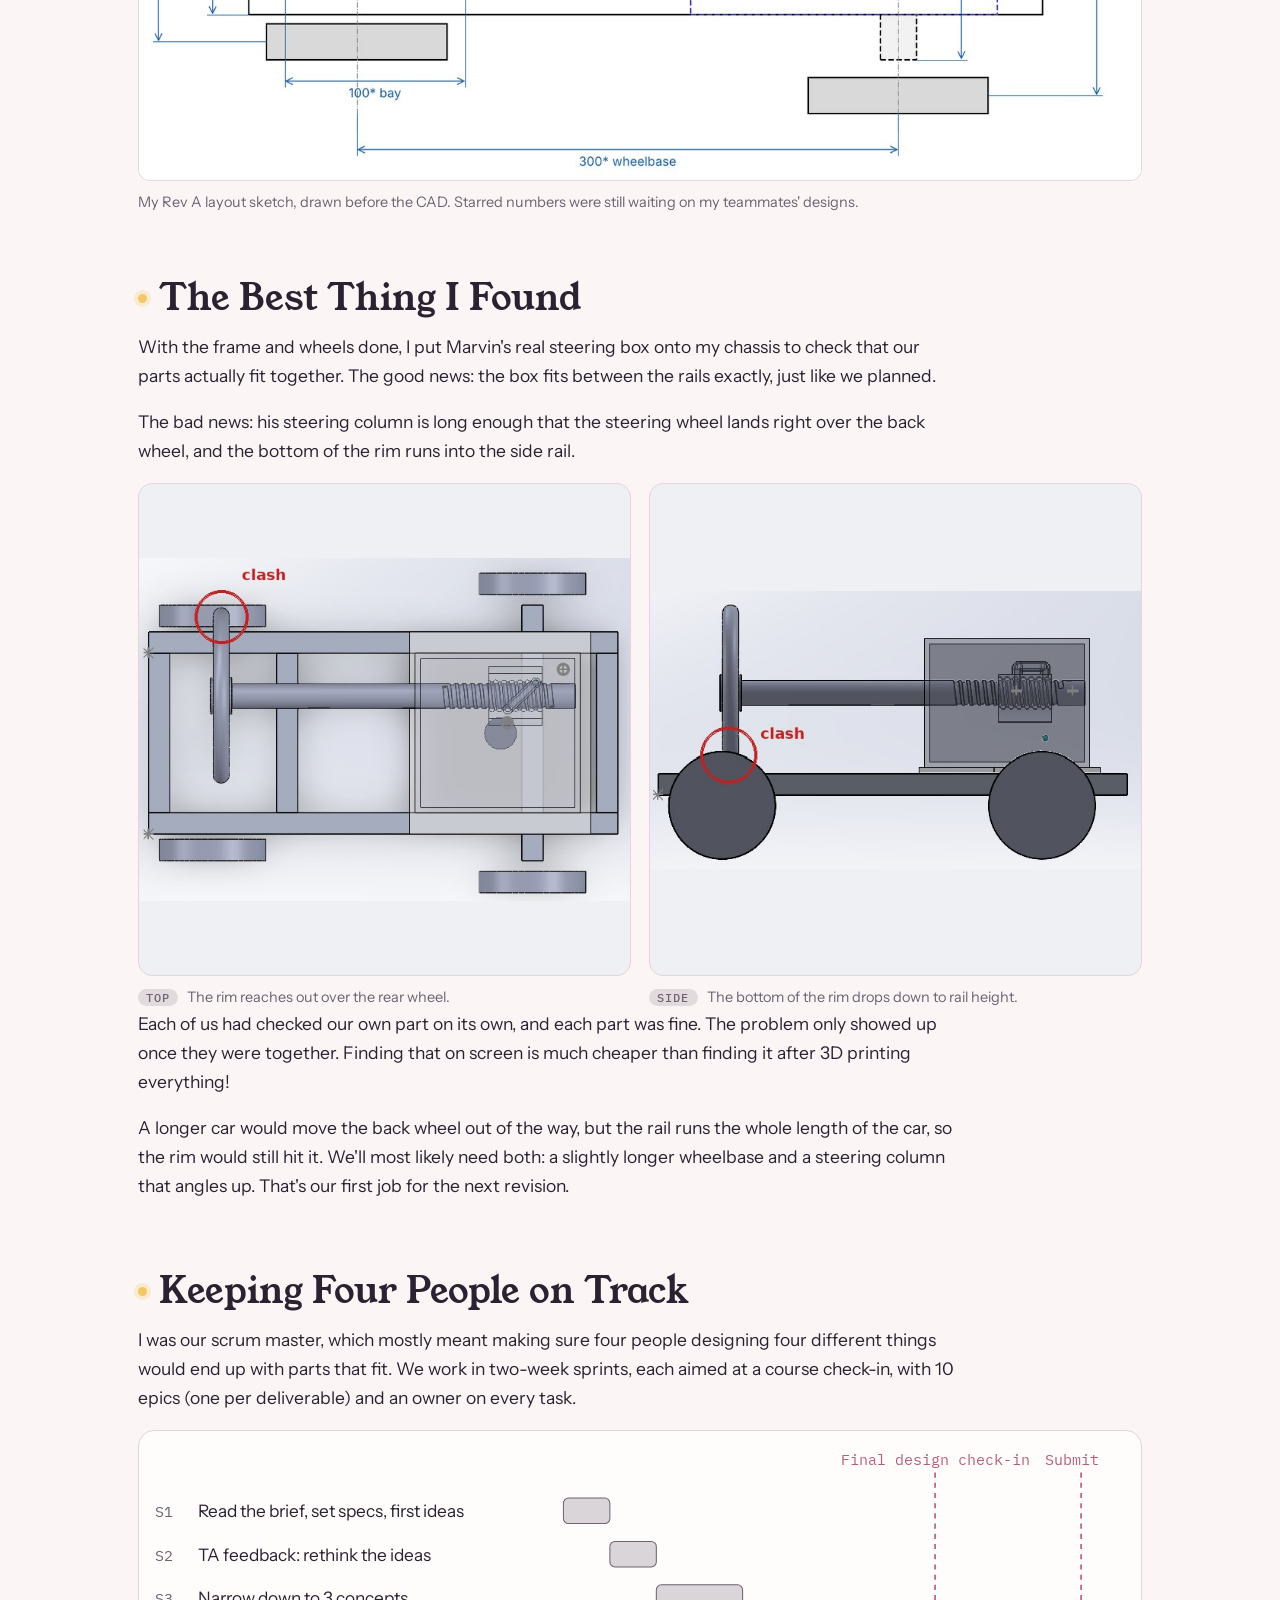
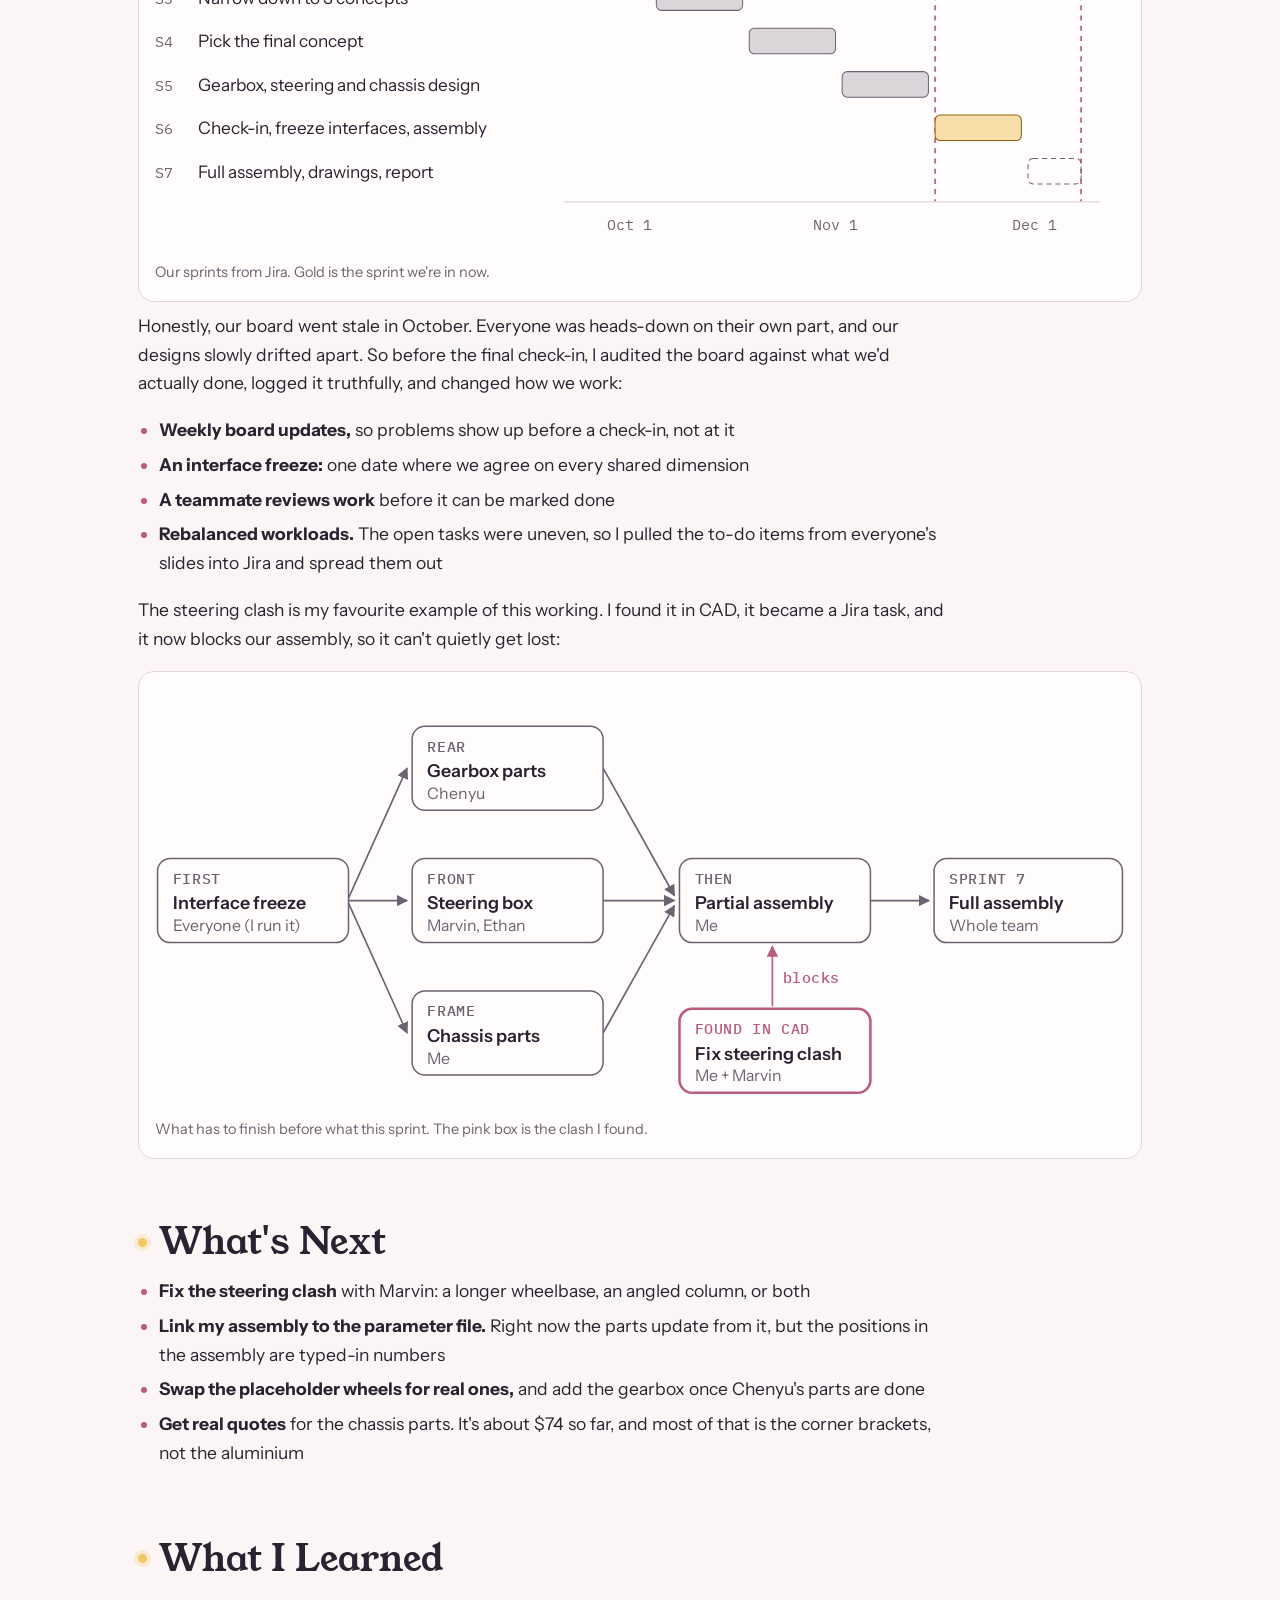
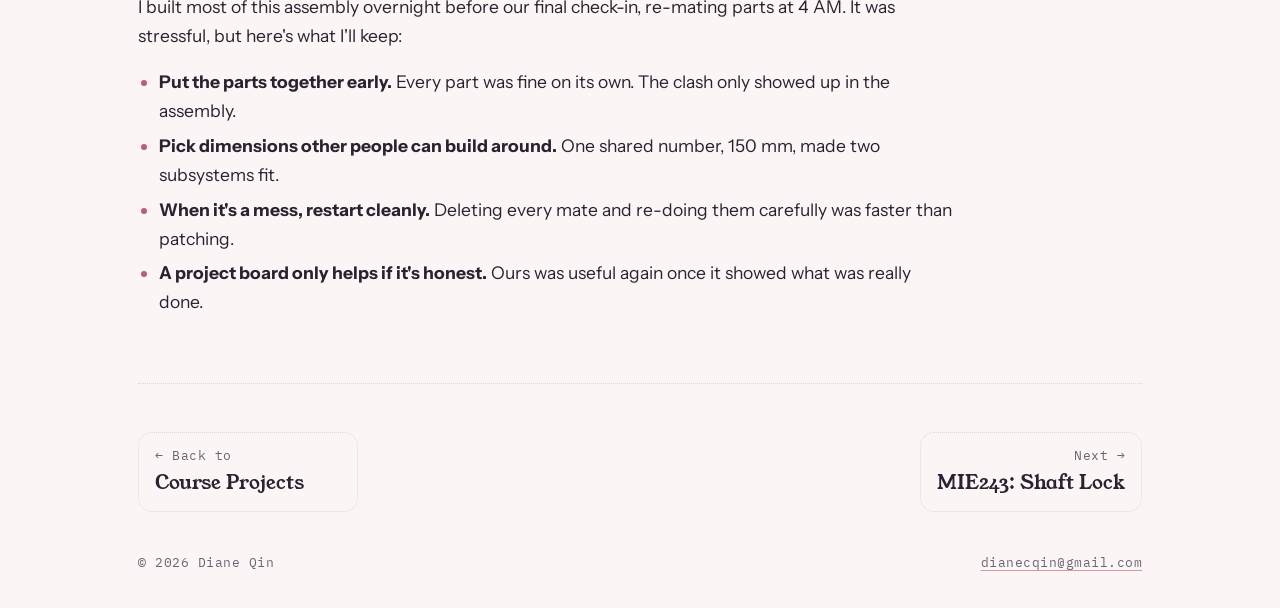
<file: course-projects/mie243-teaching-vehicle.html>
<!doctype html>
<html lang="en">
<head>
<meta charset="utf-8">
<meta name="viewport" content="width=device-width, initial-scale=1, viewport-fit=cover">
<title>MIE243 · Teaching Vehicle Chassis · Diane Qin</title>
<meta name="description" content="Designing the chassis for a low-cost teaching vehicle in SolidWorks, checking how the subsystems fit together, and running a four-person team in Jira.">
<link rel="preconnect" href="https://fonts.googleapis.com">
<link rel="preconnect" href="https://fonts.gstatic.com" crossorigin>
<link rel="stylesheet" href="https://fonts.googleapis.com/css2?family=Young+Serif&family=Instrument+Sans:wght@400;500;600&family=IBM+Plex+Mono:wght@400;500&display=swap">
<link rel="stylesheet" href="../assets/css/site.css">
</head>
<body>
<nav class="site-nav wrap" aria-label="Main">
  <a href="../index.html">Home</a>
  <a href="../design-teams/index.html">Design Teams</a>
  <a href="index.html" aria-current="page">Course Projects</a>
  <a href="../about.html">About</a>
  <a href="../contact.html">Contact</a>
</nav>

<main class="wrap">
  <nav class="crumbs mono" aria-label="Breadcrumb"><ol><li><a href="index.html">Course Projects</a></li><li aria-current="page">MIE243 Design Project</li></ol></nav>

  <header class="page-head">
    <p class="eyebrow mono">Mechanical Engineering Design I · Design Project · Nov 2026</p>
    <h1>The chassis that holds a teaching car together</h1>
    <p class="lede">Our team is designing a low-cost vehicle that students can take apart to learn about steering and gear ratios. My teammates designed the gearbox and the steering box. I designed the frame that holds them both, and I ran our project in Jira.</p>
  </header>

  <dl class="facts">
    <div><dt>My role</dt><dd>Chassis design and CAD. Scrum master: planning, Jira, and keeping our parts compatible.</dd></div>
    <div><dt>Team</dt><dd>Four second-year engineering students: gearbox (Chenyu), steering (Marvin, Ethan), chassis (me)</dd></div>
    <div><dt>Tools</dt><dd>SolidWorks parts, assemblies and global variables · Jira (Scrum)</dd></div>
    <div><dt>Outcome</dt><dd>A rolling chassis with my teammate's steering box mated on, and a design flaw caught before anything was built</dd></div>
  </dl>

  <figure class="fig-hero">
    <img src="../assets/img/mie243/vehicle/assembly-iso.jpg" alt="SolidWorks assembly: a rectangular aluminium ladder frame on four wheels. A clear plate on the front holds a see-through steering box, with a long steering column and steering wheel reaching back over the frame." width="720" height="610">
    <figcaption>My chassis with four wheels and Marvin's steering box mated on top.</figcaption>
  </figure>

  <section class="chapter">
    <div class="prose">
      <h2>The Problem</h2>
      <p>Engineering students learn about mechanisms from slides, but it's much easier to get when you can turn a knob and watch the gears move. Our brief was a vehicle trainer that teaches at least two different labs, can be reconfigured in under 10 minutes, and costs less than $350.</p>
      <p>Our design has two halves: a hand-cranked gearbox with swappable ratio cassettes at the back, and a recirculating-ball steering box at the front. The chassis is what connects them. So it had to:</p>
      <ul class="did">
        <li><b>Hold both subsystems</b> in fixed, known places, while their designs were still changing</li>
        <li><b>Put the four wheels</b> where the steering and the gearbox need them</li>
        <li><b>Stay cheap and easy to adjust,</b> since students will be taking things on and off</li>
      </ul>
    </div>
  </section>

  <section class="chapter">
    <div class="prose">
      <h2>Design Decisions</h2>
      <p>The hardest part wasn't the frame itself. It was designing around parts that didn't exist yet. Every choice below came back to that.</p>
    </div>
    <div class="decisions two">
      <article><h3>Aluminium T-slot extrusion</h3><p>Bolts slide anywhere along the slots, so when a teammate changes a dimension, we move a mount instead of remaking the frame. No machining or welding, and it's about $5 per metre.</p></article>
      <article><h3>One number fits both: 150 mm</h3><p>I set the gap between the rails to the gearbox width. Then it turned out Marvin's steering box is also 150 mm, so both subsystems drop right in between the rails.</p></article>
      <article><h3>Wheels hang below the rails</h3><p>The axles pass under the frame instead of through it, so there are no holes to drill in the extrusion. It still leaves 60 mm of ground clearance.</p></article>
      <article><h3>A clear plate for the steering box</h3><p>The box needs a flat seat, so a 6 mm acrylic plate spans both rails. It's clear on purpose: it's a teaching car, and students should be able to see the mechanism working.</p></article>
    </div>
    <div class="versus" role="group" aria-label="Front and rear track width">
      <div><b>220 mm</b><span>rear track: these wheels never turn</span></div>
      <div class="vs">vs</div>
      <div class="win"><b>280 mm</b><span>front track: room for the wheels to steer</span></div>
    </div>
    <div class="prose">
      <p>The front wheels sit wider than the back ones, and people always ask why. When a wheel steers, its front edge swings in toward the frame. If the front wheels were as tight to the frame as the rear ones, they'd hit the rail almost as soon as you turned. Drag the slider to try it:</p>
    </div>
    <figure class="lockdemo" id="sc-fig">
      <svg viewBox="0 0 640 420" role="img" aria-labelledby="sc-t sc-d">
        <title id="sc-t">Front wheel steering clearance</title>
        <desc id="sc-d">Top view of the front-left corner of the chassis. The wheel pivots at the end of the front beam, 25 mm outside the side rail. As the steering angle grows, the front of the wheel swings toward the rail until it touches at about 40 degrees.</desc>
        <text class="sl-t" x="12" y="24">Top view, front-left corner</text>
        <text class="sl-t" x="628" y="24" text-anchor="end">front of car →</text>
        <rect class="sl-steel" x="280" y="200" width="80" height="210"/>
        <rect class="sl-steel" x="0" y="300" width="640" height="80"/>
        <rect class="sl-steel" x="560" y="380" width="80" height="30"/>
        <text class="sl-t" x="16" y="345">Side rail (20 × 20 extrusion)</text>
        <text class="sl-t" x="370" y="250">Front beam</text>
        <line class="sc-gap" id="sc-gapline" x1="0" y1="0" x2="0" y2="0"/>
        <text class="sc-gap-t" id="sc-gapt" x="0" y="0"></text>
        <g id="sc-wheel">
          <rect class="sl-new" x="120" y="80" width="400" height="80" rx="10"/>
          <line class="sl-line" x1="320" y1="80" x2="320" y2="160"/>
        </g>
        <circle class="sl-steel" cx="320" cy="200" r="7"/>
        <text class="sl-t" x="12" y="66">Wheel (Ø100, seen from above)</text>
        <text class="sl-t" x="200" y="196" text-anchor="end">Pivot (assumed) →</text>
      </svg>
      <div class="controls">
        <label class="mono" for="sc-angle">Steer</label>
        <input id="sc-angle" type="range" min="0" max="45" step="1" value="0">
        <span class="readout" id="sc-read">0° · gap 35 mm</span>
        <span class="status" id="sc-status" aria-live="polite">Driving straight: lots of room.</span>
      </div>
      <figcaption>A simplified drawing from my clearance calculation: gap = 25 − (50 sin θ − 10 cos θ) mm. Pink is the wheel.</figcaption>
    </figure>
  </section>

  <section class="chapter">
    <div class="prose">
      <h2>Building It in SolidWorks</h2>
      <p>I'd only used SolidWorks for one assignment before this, so I wanted a model that was easy to change. Every size lives in one shared parameter file, and each part reads from it. If the team decides the car should be longer, I change one number and every rail rebuilds.</p>
      <p>I also had to follow strict file naming (like <span class="mono">G62-CH-001_Side-Rail</span>), so anyone on the team can tell what a file is and which subsystem it belongs to.</p>
    </div>
    <div class="pair shots">
      <figure><img src="../assets/img/mie243/vehicle/part-side-rail.jpg" alt="SolidWorks part: a long, thin square aluminium bar." width="1100" height="550" loading="lazy"><figcaption>Side rail, used twice. Its length comes straight from the parameter file.</figcaption></figure>
      <figure><img src="../assets/img/mie243/vehicle/part-mount-plate.jpg" alt="SolidWorks part: a thin square plate with a round hole near the middle." width="660" height="810" loading="lazy"><figcaption>The clear acrylic plate the steering box sits on.</figcaption></figure>
    </div>
    <div class="prose">
      <p>Then came the assembly, and my first try went wrong. I assumed the wrong face of the rail was its inner side, so my cross pieces ended up poking out past the ends of the frame. Instead of patching mates on top of mates, I deleted all of them and started again, checking every single step with the Measure tool.</p>
    </div>
    <div class="pair shots">
      <figure><img src="../assets/img/mie243/vehicle/frame-only.jpg" alt="The bare ladder frame: two long rails joined by three short cross pieces." width="800" height="540" loading="lazy"><figcaption>The bare frame: two rails and three cross pieces.</figcaption></figure>
      <figure><img src="../assets/img/mie243/vehicle/check-rail-gap.jpg" alt="SolidWorks Measure tool showing a distance of 150 mm between the inner faces of the two rails." width="740" height="440" loading="lazy"><figcaption>Measured, not eyeballed: exactly 150 mm between the rails.</figcaption></figure>
    </div>
    <figure class="fig-wide">
      <img src="../assets/img/mie243/vehicle/layout-sketch-revA.jpg" alt="Dimensioned top-view layout sketch of the chassis showing the gearbox bay, steering box, plate, beam, 300 mm wheelbase, and the 220 mm rear and 280 mm front track widths." width="1400" height="934" loading="lazy" style="border:1px solid var(--line);border-radius:12px;background:#fff">
      <figcaption>My Rev A layout sketch, drawn before the CAD. Starred numbers were still waiting on my teammates' designs.</figcaption>
    </figure>
  </section>

  <section class="chapter">
    <div class="prose">
      <h2>The Best Thing I Found</h2>
      <p>With the frame and wheels done, I put Marvin's real steering box onto my chassis to check that our parts actually fit together. The good news: the box fits between the rails exactly, just like we planned.</p>
      <p>The bad news: his steering column is long enough that the steering wheel lands right over the back wheel, and the bottom of the rim runs into the side rail.</p>
    </div>
    <div class="pair shots">
      <figure><img src="../assets/img/mie243/vehicle/clash-top.jpg" alt="Top view of the chassis. A red circle marks where the steering wheel rim overlaps the rear wheel." width="645" height="450" loading="lazy"><figcaption><b class="before">Top</b> The rim reaches out over the rear wheel.</figcaption></figure>
      <figure><img src="../assets/img/mie243/vehicle/clash-side.jpg" alt="Side view of the chassis. A red circle marks where the steering wheel drops down to the height of the rail and the rear wheel." width="645" height="365" loading="lazy"><figcaption><b class="before">Side</b> The bottom of the rim drops down to rail height.</figcaption></figure>
    </div>
    <div class="prose">
      <p>Each of us had checked our own part on its own, and each part was fine. The problem only showed up once they were together. Finding that on screen is much cheaper than finding it after 3D printing everything!</p>
      <p>A longer car would move the back wheel out of the way, but the rail runs the whole length of the car, so the rim would still hit it. We'll most likely need both: a slightly longer wheelbase and a steering column that angles up. That's our first job for the next revision.</p>
    </div>
  </section>

  <section class="chapter">
    <div class="prose">
      <h2>Keeping Four People on Track</h2>
      <p>I was our scrum master, which mostly meant making sure four people designing four different things would end up with parts that fit. We work in two-week sprints, each aimed at a course check-in, with 10 epics (one per deliverable) and an owner on every task.</p>
    </div>
    <figure class="pmfig">
      <svg viewBox="0 0 760 316" role="img" aria-labelledby="tl-t tl-d">
        <title id="tl-t">Sprint timeline</title>
        <desc id="tl-d">Seven sprints from September 21 to December 8. Sprints 1 to 5 are done, sprint 6 is in progress starting at the final design check-in on November 16, and sprint 7 runs to the final submission.</desc>
        <line class="tl-mark" x1="611.2" y1="20" x2="611.2" y2="278"/><text class="tl-mark-t" x="611.2" y="14" text-anchor="middle">Final design check-in</text>
        <line class="tl-mark" x1="725.6" y1="20" x2="725.6" y2="278"/><text class="tl-mark-t" x="740" y="14" text-anchor="end">Submit</text>
        <text class="tl-m" x="0" y="55">S1</text><text class="tl-t" x="34" y="55">Read the brief, set specs, first ideas</text><rect class="tl-bar" x="320" y="40" width="36.4" height="20" rx="4"/>
        <text class="tl-m" x="0" y="89">S2</text><text class="tl-t" x="34" y="89">TA feedback: rethink the ideas</text><rect class="tl-bar" x="356.4" y="74" width="36.4" height="20" rx="4"/>
        <text class="tl-m" x="0" y="123">S3</text><text class="tl-t" x="34" y="123">Narrow down to 3 concepts</text><rect class="tl-bar" x="392.8" y="108" width="67.6" height="20" rx="4"/>
        <text class="tl-m" x="0" y="157">S4</text><text class="tl-t" x="34" y="157">Pick the final concept</text><rect class="tl-bar" x="465.6" y="142" width="67.6" height="20" rx="4"/>
        <text class="tl-m" x="0" y="191">S5</text><text class="tl-t" x="34" y="191">Gearbox, steering and chassis design</text><rect class="tl-bar" x="538.4" y="176" width="67.6" height="20" rx="4"/>
        <text class="tl-m" x="0" y="225">S6</text><text class="tl-t" x="34" y="225">Check-in, freeze interfaces, assembly</text><rect class="tl-bar now" x="611.2" y="210" width="67.6" height="20" rx="4"/>
        <text class="tl-m" x="0" y="259">S7</text><text class="tl-t" x="34" y="259">Full assembly, drawings, report</text><rect class="tl-bar next" x="684" y="244" width="41.6" height="20" rx="4"/>
        <line class="tl-axis" x1="320" y1="278" x2="740" y2="278"/>
        <text class="tl-m" x="372" y="300" text-anchor="middle">Oct 1</text>
        <text class="tl-m" x="533.2" y="300" text-anchor="middle">Nov 1</text>
        <text class="tl-m" x="689.2" y="300" text-anchor="middle">Dec 1</text>
      </svg>
      <figcaption>Our sprints from Jira. Gold is the sprint we're in now.</figcaption>
    </figure>
    <div class="prose">
      <p>Honestly, our board went stale in October. Everyone was heads-down on their own part, and our designs slowly drifted apart. So before the final check-in, I audited the board against what we'd actually done, logged it truthfully, and changed how we work:</p>
      <ul class="did">
        <li><b>Weekly board updates,</b> so problems show up before a check-in, not at it</li>
        <li><b>An interface freeze:</b> one date where we agree on every shared dimension</li>
        <li><b>A teammate reviews work</b> before it can be marked done</li>
        <li><b>Rebalanced workloads.</b> The open tasks were uneven, so I pulled the to-do items from everyone's slides into Jira and spread them out</li>
      </ul>
      <p>The steering clash is my favourite example of this working. I found it in CAD, it became a Jira task, and it now blocks our assembly, so it can't quietly get lost:</p>
    </div>
    <figure class="pmfig">
      <svg viewBox="0 0 762 330" role="img" aria-labelledby="cp-t cp-d">
        <title id="cp-t">Critical path for sprint 6</title>
        <desc id="cp-d">Agreeing on shared dimensions comes first. Then the gearbox, steering and chassis parts are finished, then the partial assembly, then sprint 7's full assembly. The steering clash fix blocks the partial assembly.</desc>
        <defs>
          <marker id="cp-arr" viewBox="0 0 10 10" refX="9" refY="5" markerWidth="7" markerHeight="7" orient="auto-start-reverse"><path class="cp-ah" d="M0,0L10,5L0,10z"/></marker>
          <marker id="cp-arr-hot" viewBox="0 0 10 10" refX="9" refY="5" markerWidth="7" markerHeight="7" orient="auto-start-reverse"><path class="cp-ah hot" d="M0,0L10,5L0,10z"/></marker>
        </defs>
        <path class="cp-a" d="M152,165 L198,63" marker-end="url(#cp-arr)"/>
        <path class="cp-a" d="M152,167 L198,167" marker-end="url(#cp-arr)"/>
        <path class="cp-a" d="M152,169 L198,271" marker-end="url(#cp-arr)"/>
        <path class="cp-a" d="M352,63 L408,163" marker-end="url(#cp-arr)"/>
        <path class="cp-a" d="M352,167 L408,167" marker-end="url(#cp-arr)"/>
        <path class="cp-a" d="M352,271 L408,171" marker-end="url(#cp-arr)"/>
        <path class="cp-a hot" d="M485,250 L485,203" marker-end="url(#cp-arr-hot)"/>
        <text class="cp-k" x="493" y="232" style="fill:var(--rose)">blocks</text>
        <path class="cp-a" d="M562,167 L608,167" marker-end="url(#cp-arr)"/>
        <rect class="cp-box" x="2" y="134" width="150" height="66" rx="10"/>
        <text class="cp-k" x="14" y="154">FIRST</text><text class="cp-t" x="14" y="174">Interface freeze</text><text class="cp-w" x="14" y="191">Everyone (I run it)</text>
        <rect class="cp-box" x="202" y="30" width="150" height="66" rx="10"/>
        <text class="cp-k" x="214" y="50">REAR</text><text class="cp-t" x="214" y="70">Gearbox parts</text><text class="cp-w" x="214" y="87">Chenyu</text>
        <rect class="cp-box" x="202" y="134" width="150" height="66" rx="10"/>
        <text class="cp-k" x="214" y="154">FRONT</text><text class="cp-t" x="214" y="174">Steering box</text><text class="cp-w" x="214" y="191">Marvin, Ethan</text>
        <rect class="cp-box" x="202" y="238" width="150" height="66" rx="10"/>
        <text class="cp-k" x="214" y="258">FRAME</text><text class="cp-t" x="214" y="278">Chassis parts</text><text class="cp-w" x="214" y="295">Me</text>
        <rect class="cp-box" x="412" y="134" width="150" height="66" rx="10"/>
        <text class="cp-k" x="424" y="154">THEN</text><text class="cp-t" x="424" y="174">Partial assembly</text><text class="cp-w" x="424" y="191">Me</text>
        <rect class="cp-box cp-hot" x="412" y="252" width="150" height="66" rx="10"/>
        <text class="cp-k" x="424" y="272" style="fill:var(--rose)">FOUND IN CAD</text><text class="cp-t" x="424" y="292">Fix steering clash</text><text class="cp-w" x="424" y="309">Me + Marvin</text>
        <rect class="cp-box" x="612" y="134" width="148" height="66" rx="10"/>
        <text class="cp-k" x="624" y="154">SPRINT 7</text><text class="cp-t" x="624" y="174">Full assembly</text><text class="cp-w" x="624" y="191">Whole team</text>
      </svg>
      <figcaption>What has to finish before what this sprint. The pink box is the clash I found.</figcaption>
    </figure>
  </section>

  <section class="chapter">
    <div class="prose">
      <h2>What's Next</h2>
      <ul class="did">
        <li><b>Fix the steering clash</b> with Marvin: a longer wheelbase, an angled column, or both</li>
        <li><b>Link my assembly to the parameter file.</b> Right now the parts update from it, but the positions in the assembly are typed-in numbers</li>
        <li><b>Swap the placeholder wheels for real ones,</b> and add the gearbox once Chenyu's parts are done</li>
        <li><b>Get real quotes</b> for the chassis parts. It's about $74 so far, and most of that is the corner brackets, not the aluminium</li>
      </ul>
    </div>
  </section>

  <section class="chapter">
    <div class="prose">
      <h2>What I Learned</h2>
      <p>I built most of this assembly overnight before our final check-in, re-mating parts at 4 AM. It was stressful, but here's what I'll keep:</p>
      <ul class="did">
        <li><b>Put the parts together early.</b> Every part was fine on its own. The clash only showed up in the assembly.</li>
        <li><b>Pick dimensions other people can build around.</b> One shared number, 150 mm, made two subsystems fit.</li>
        <li><b>When it's a mess, restart cleanly.</b> Deleting every mate and re-doing them carefully was faster than patching.</li>
        <li><b>A project board only helps if it's honest.</b> Ours was useful again once it showed what was really done.</li>
      </ul>
    </div>
  </section>

  <nav class="pager" aria-label="More course projects">
    <a href="index.html"><span class="mono">← Back to</span><span>Course Projects</span></a>
    <a class="next" href="mie243-shaft-lock.html"><span class="mono">Next →</span><span>MIE243: Shaft Lock</span></a>
  </nav>
</main>

<footer class="site-foot"><div class="wrap mono"><span>© 2026 Diane Qin</span><a href="mailto:dianecqin@gmail.com">dianecqin@gmail.com</a></div></footer>
<script src="../assets/js/steer-clear.js"></script>
</body>
</html>
</file>
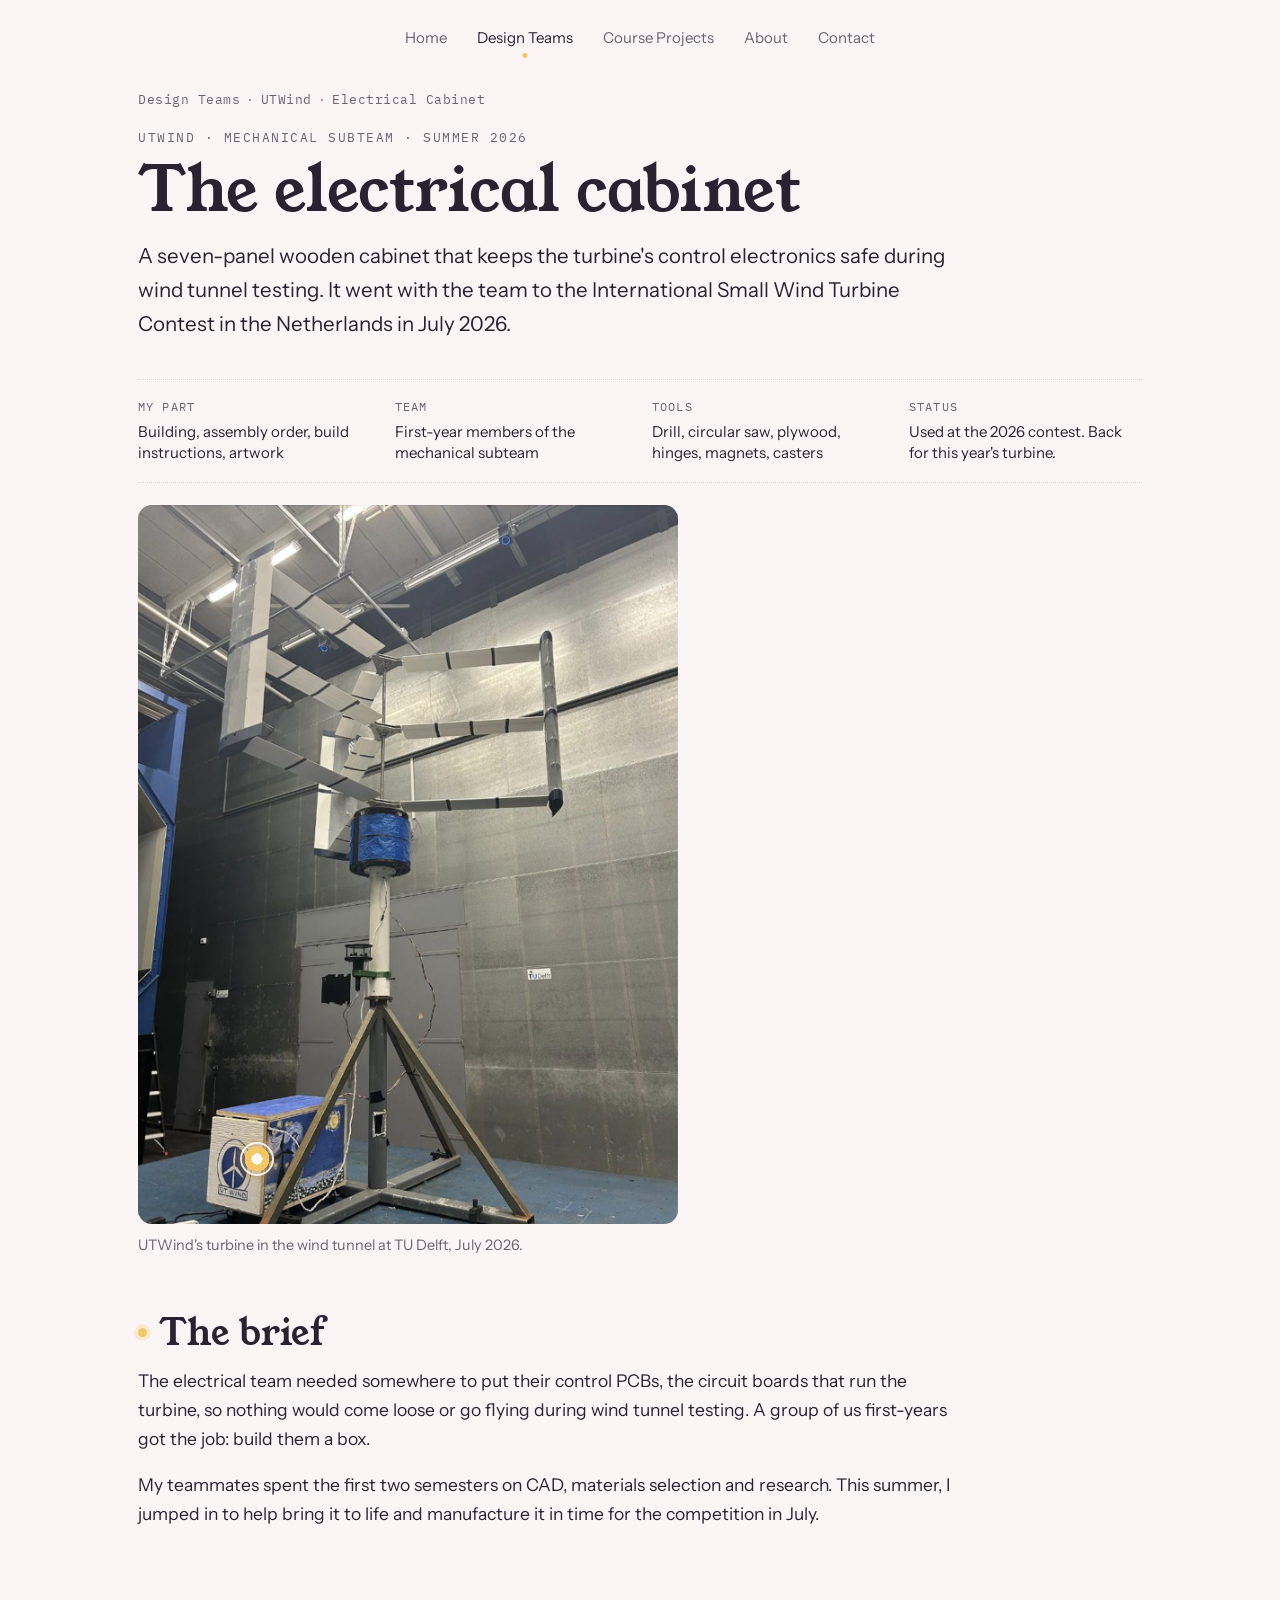
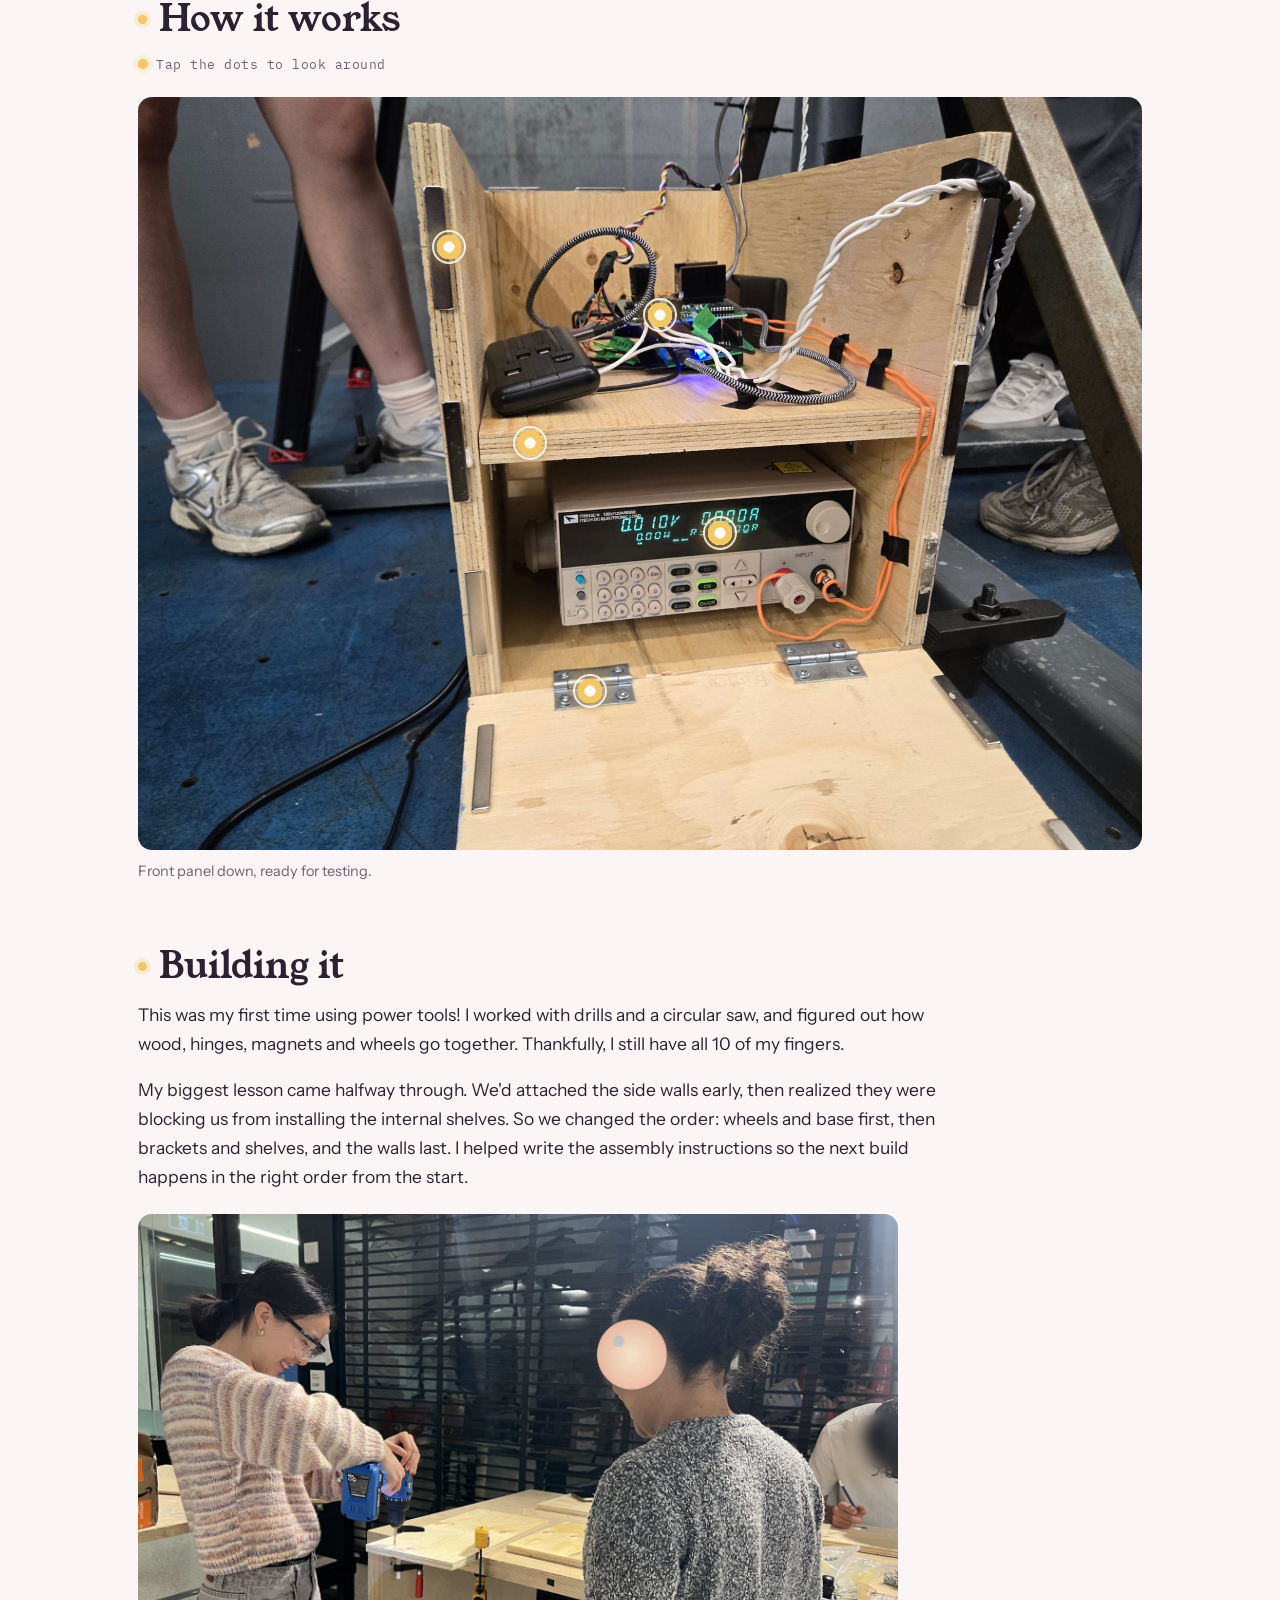
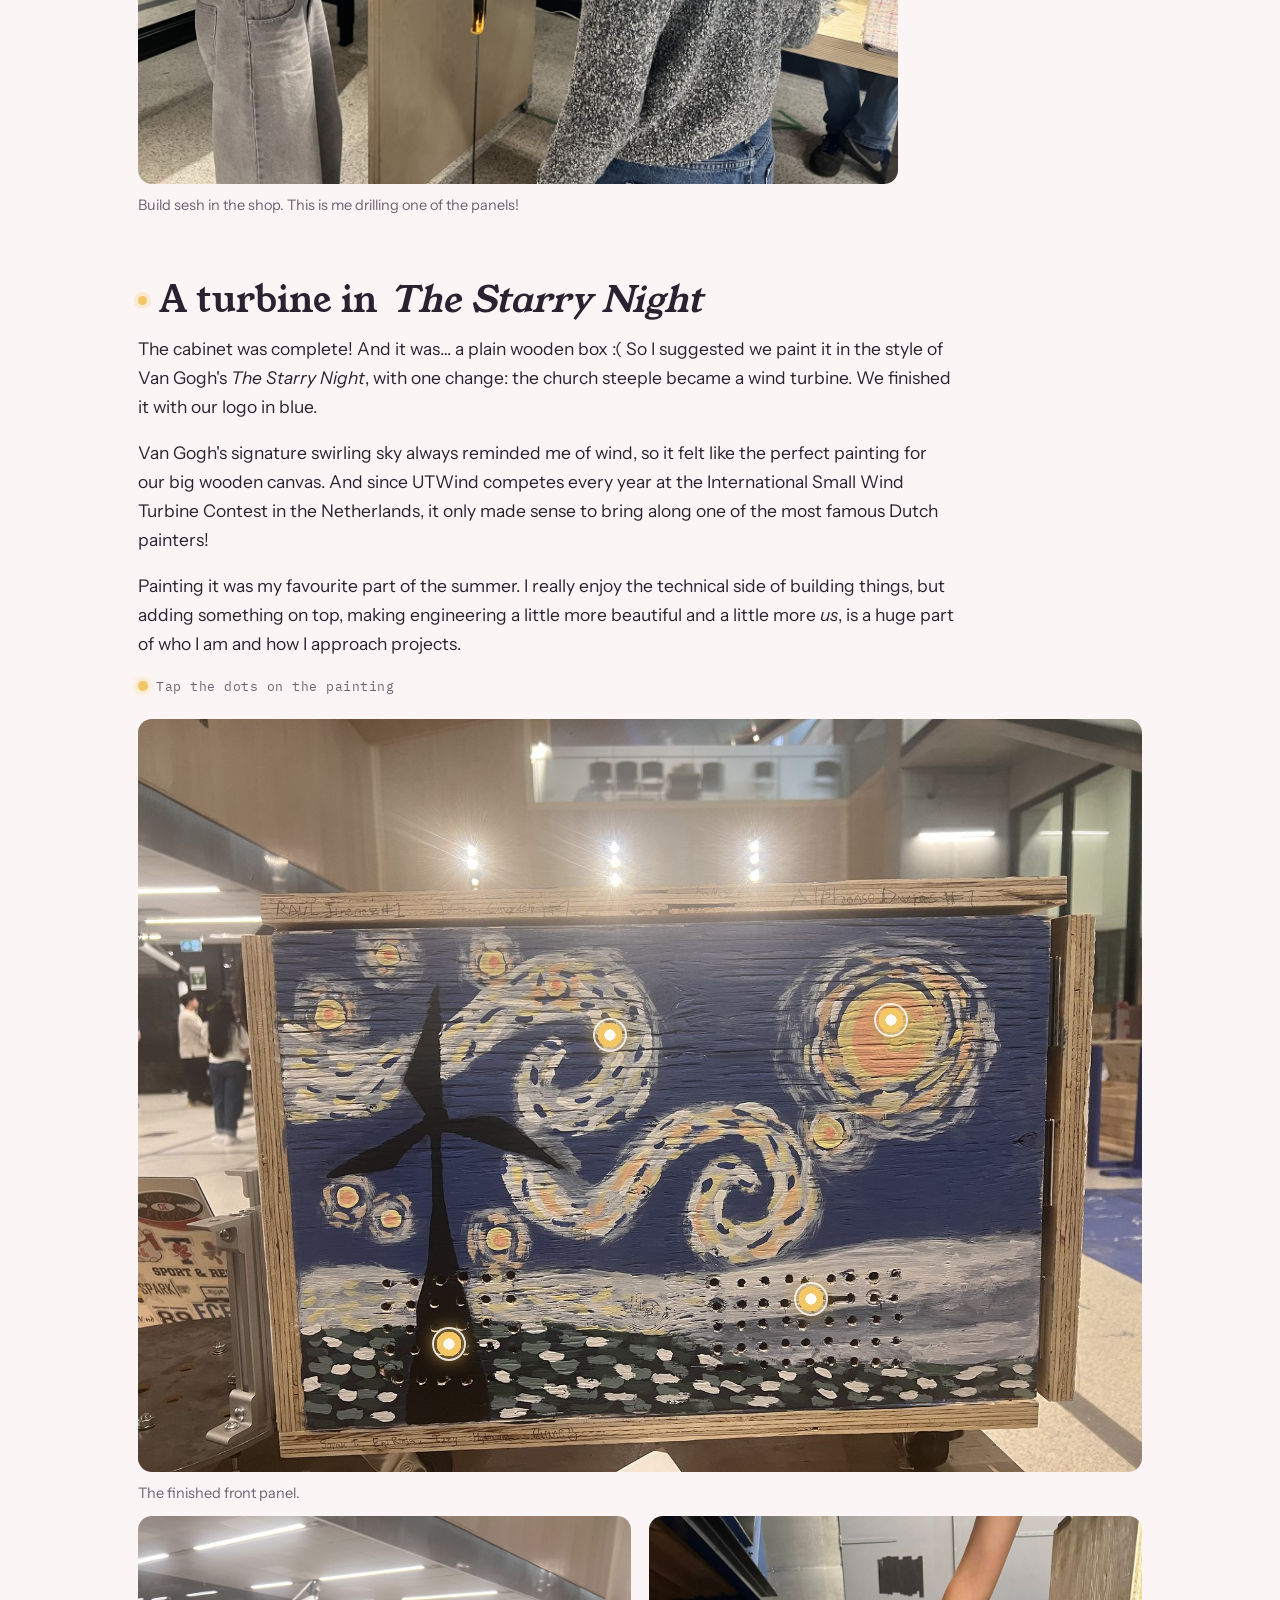
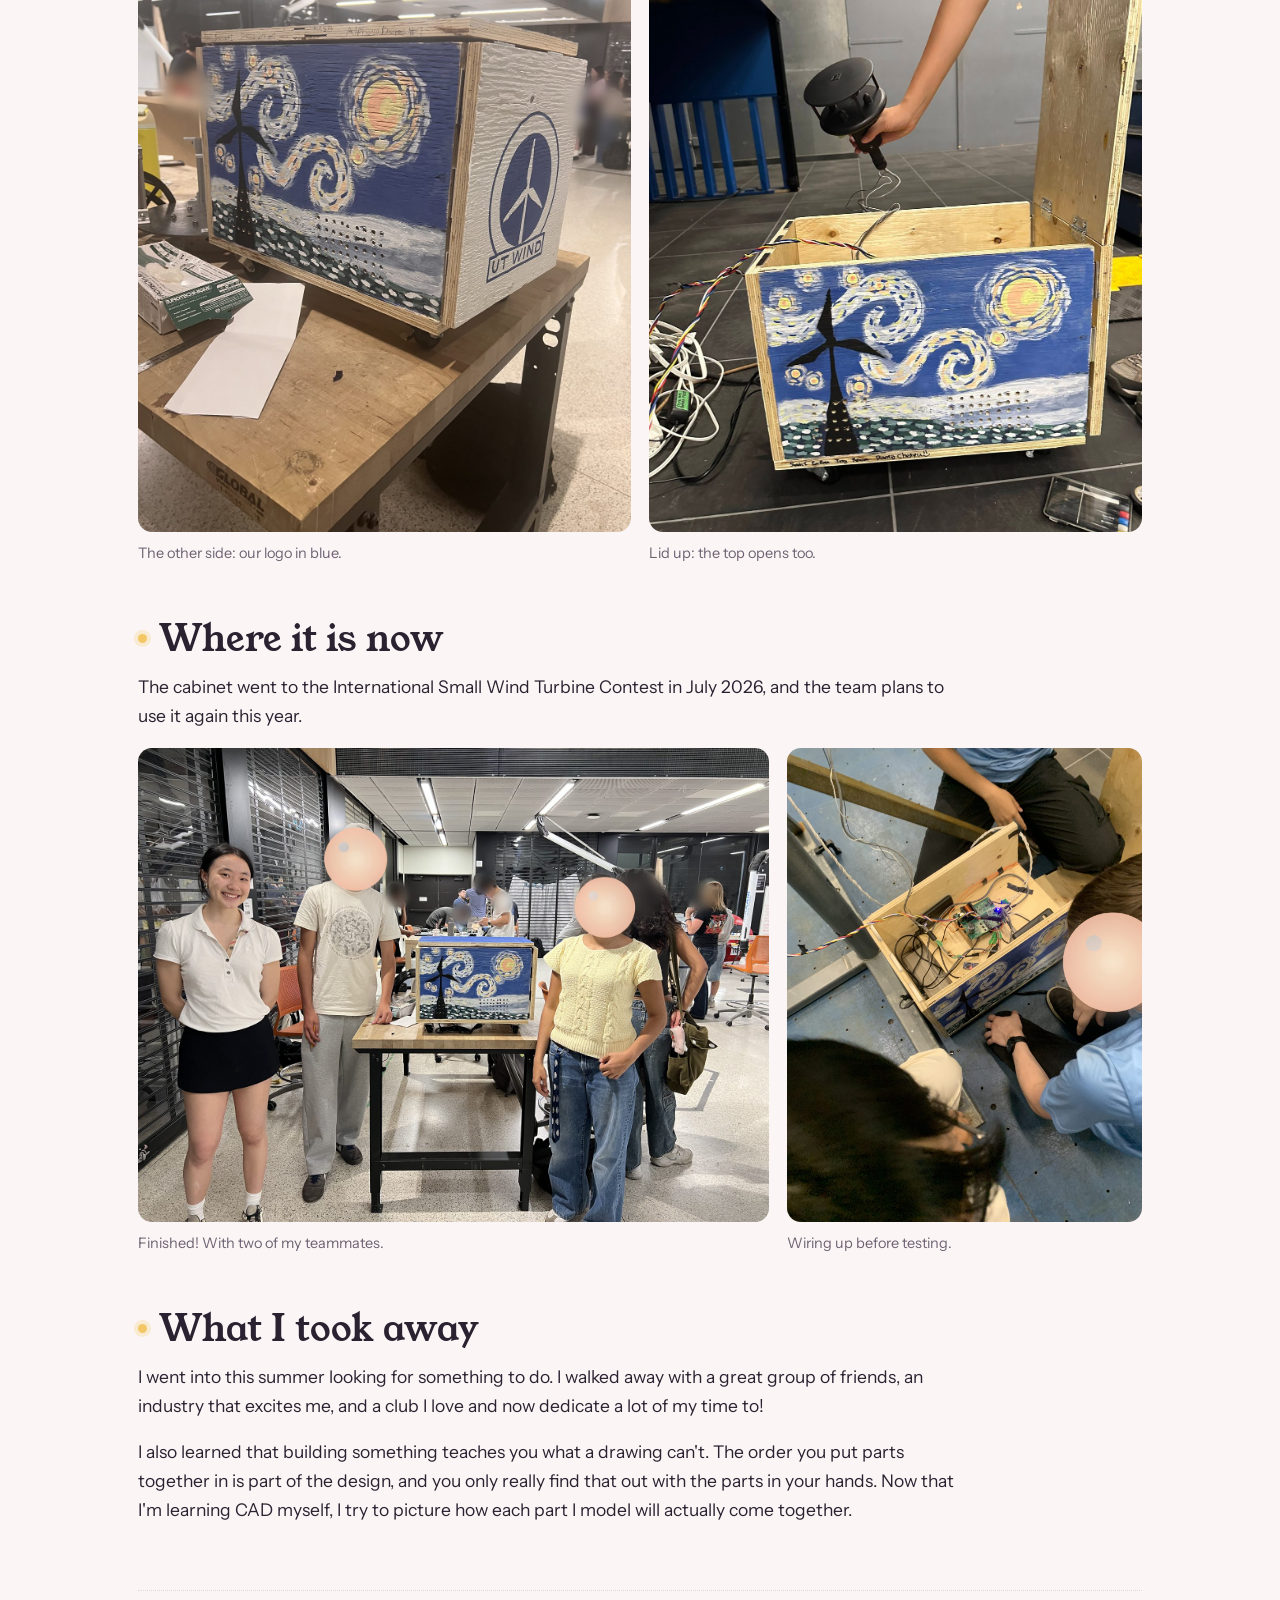
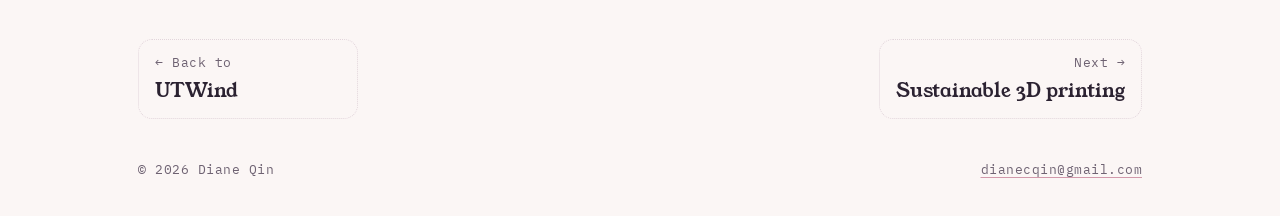
<file: design-teams/utwind/electrical-cabinet.html>
<!doctype html>
<html lang="en">
<head>
<meta charset="utf-8">
<meta name="viewport" content="width=device-width, initial-scale=1, viewport-fit=cover">
<title>Electrical Cabinet · UTWind · Diane Qin</title>
<meta name="description" content="How I helped build, sequence and paint UTWind's electrical cabinet for the 2026 International Small Wind Turbine Contest.">
<link rel="preconnect" href="https://fonts.googleapis.com">
<link rel="preconnect" href="https://fonts.gstatic.com" crossorigin>
<link rel="stylesheet" href="https://fonts.googleapis.com/css2?family=Young+Serif&family=Instrument+Sans:wght@400;500;600&family=IBM+Plex+Mono:wght@400;500&display=swap">
<link rel="stylesheet" href="../../assets/css/site.css">
</head>
<body>
<nav class="site-nav wrap" aria-label="Main">
  <a href="../../index.html">Home</a>
  <a href="../index.html" aria-current="page">Design Teams</a>
  <a href="../../course-projects/index.html">Course Projects</a>
  <a href="../../about.html">About</a>
  <a href="../../contact.html">Contact</a>
</nav>

<main class="wrap">
  <nav class="crumbs mono" aria-label="Breadcrumb">
    <ol><li><a href="../index.html">Design Teams</a></li><li><a href="index.html">UTWind</a></li><li aria-current="page">Electrical Cabinet</li></ol>
  </nav>

  <header class="page-head">
    <p class="eyebrow mono">UTWind · Mechanical Subteam · Summer 2026</p>
    <h1>The electrical cabinet</h1>
    <p class="lede">A seven-panel wooden cabinet that keeps the turbine's control electronics safe during wind tunnel testing. It went with the team to the International Small Wind Turbine Contest in the Netherlands in July 2026.</p>
  </header>

  <dl class="facts">
    <div><dt>My part</dt><dd>Building, assembly order, build instructions, artwork</dd></div>
    <div><dt>Team</dt><dd>First-year members of the mechanical subteam</dd></div>
    <div><dt>Tools</dt><dd>Drill, circular saw, plywood, hinges, magnets, casters</dd></div>
    <div><dt>Status</dt><dd>Used at the 2026 contest. Back for this year's turbine.</dd></div>
  </dl>

  <figure class="spots fig-hero">
    <div class="stage">
      <img src="../../assets/img/utwind/cabinet/turbine-tudelft.jpg" alt="UTWind's vertical-blade turbine on a steel tripod in a large wind tunnel hall, with the painted cabinet at its base." width="1202" height="1600">
      <button class="spot" style="--x:22%;--y:91%" aria-controls="c-hero"><span class="sr">Where's the cabinet?</span></button>
    </div>
    <div class="spot-card" id="c-hero" hidden><h3>There it is!</h3><p>Our cabinet at the base of the turbine, holding the control electronics during testing.</p></div>
    <figcaption>UTWind's turbine in the wind tunnel at TU Delft, July 2026.</figcaption>
  </figure>

  <section class="chapter">
    <div class="prose">
      <h2>The brief</h2>
      <p>The electrical team needed somewhere to put their control PCBs, the circuit boards that run the turbine, so nothing would come loose or go flying during wind tunnel testing. A group of us first-years got the job: build them a box.</p>
      <p>My teammates spent the first two semesters on CAD, materials selection and research. This summer, I jumped in to help bring it to life and manufacture it in time for the competition in July.</p>
    </div>
  </section>

  <section class="chapter">
    <div class="prose">
      <h2>How it works</h2>
      <p class="hint mono">Tap the dots to look around</p>
    </div>
    <figure class="spots fig-wide">
      <div class="stage">
        <img src="../../assets/img/utwind/cabinet/front-open.jpg" alt="The cabinet with its front panel folded down: circuit boards on the top shelf, a DC electronic load on the bottom shelf, strip magnets along the edges and two hinges at the base." width="1600" height="1200" loading="lazy">
        <button class="spot" style="--x:52%;--y:29%" aria-controls="c-pcb"><span class="sr">Control electronics</span></button>
        <button class="spot" style="--x:31%;--y:20%" aria-controls="c-mag"><span class="sr">Magnetic closure</span></button>
        <button class="spot" style="--x:39%;--y:46%" aria-controls="c-shelf"><span class="sr">Shelves before walls</span></button>
        <button class="spot" style="--x:58%;--y:58%" aria-controls="c-load"><span class="sr">Room for test gear</span></button>
        <button class="spot" style="--x:45%;--y:79%" aria-controls="c-hinge"><span class="sr">Fold-down front</span></button>
      </div>
      <div class="spot-card" id="c-pcb" hidden><h3>Control electronics</h3><p>The electrical team's boards sit on the top shelf, wired out to the turbine.</p></div>
      <div class="spot-card" id="c-mag" hidden><h3>Magnetic closure</h3><p>Strip magnets along the edges keep the panels shut, but they open without any tools.</p></div>
      <div class="spot-card" id="c-shelf" hidden><h3>Shelves before walls</h3><p>This shelf is why our build instructions changed order. More on that below.</p></div>
      <div class="spot-card" id="c-load" hidden><h3>Room for test gear</h3><p>The lower shelf fits bigger equipment. Here it's holding a DC electronic load the electrical team used during testing.</p></div>
      <div class="spot-card" id="c-hinge" hidden><h3>Fold-down front</h3><p>Hinged at the bottom, the front panel folds down flat so both shelves are easy to reach.</p></div>
      <figcaption>Front panel down, ready for testing.</figcaption>
    </figure>
  </section>

  <section class="chapter">
    <div class="prose">
      <h2>Building it</h2>
      <p>This was my first time using power tools! I worked with drills and a circular saw, and figured out how wood, hinges, magnets and wheels go together. Thankfully, I still have all 10 of my fingers.</p>
      <p>My biggest lesson came halfway through. We'd attached the side walls early, then realized they were blocking us from installing the internal shelves. So we changed the order: wheels and base first, then brackets and shelves, and the walls last. I helped write the assembly instructions so the next build happens in the right order from the start.</p>
    </div>
    <figure class="fig-read">
      <img src="../../assets/img/utwind/cabinet/build-drilling.jpg" alt="Diane drilling into a clamped plywood panel at a shop table while a teammate watches." width="1600" height="1200" loading="lazy">
      <figcaption>Build sesh in the shop. This is me drilling one of the panels!</figcaption>
    </figure>
  </section>

  <section class="chapter">
    <div class="prose">
      <h2>A turbine in <i>The Starry Night</i></h2>
      <p>The cabinet was complete! And it was… a plain wooden box :( So I suggested we paint it in the style of Van Gogh's <i>The Starry Night</i>, with one change: the church steeple became a wind turbine. We finished it with our logo in blue.</p>
      <p>Van Gogh's signature swirling sky always reminded me of wind, so it felt like the perfect painting for our big wooden canvas. And since UTWind competes every year at the International Small Wind Turbine Contest in the Netherlands, it only made sense to bring along one of the most famous Dutch painters!</p>
      <p>Painting it was my favourite part of the summer. I really enjoy the technical side of building things, but adding something on top, making engineering a little more beautiful and a little more <i>us</i>, is a huge part of who I am and how I approach projects.</p>
      <p class="hint mono">Tap the dots on the painting</p>
    </div>
    <figure class="spots fig-wide">
      <div class="stage">
        <img src="../../assets/img/utwind/cabinet/painting-front.jpg" alt="The cabinet's front panel painted like Van Gogh's The Starry Night, with a black wind turbine in place of the church steeple." width="1600" height="1200" loading="lazy">
        <button class="spot" style="--x:31%;--y:83%" aria-controls="c-turbine"><span class="sr">Swapped steeple</span></button>
        <button class="spot" style="--x:47%;--y:42%" aria-controls="c-swirl"><span class="sr">Wind, already in the painting</span></button>
        <button class="spot" style="--x:75%;--y:40%" aria-controls="c-moon"><span class="sr">A nod to the Netherlands</span></button>
        <button class="spot" style="--x:67%;--y:77%" aria-controls="c-holes"><span class="sr">The holes</span></button>
      </div>
      <div class="spot-card" id="c-turbine" hidden><h3>Swapped steeple</h3><p>In Van Gogh's painting, this is a church steeple. On ours, it's a wind turbine.</p></div>
      <div class="spot-card" id="c-swirl" hidden><h3>Wind, already in the painting</h3><p>Van Gogh's swirling sky already looks like moving air, so a turbine felt right at home.</p></div>
      <div class="spot-card" id="c-moon" hidden><h3>A nod to the Netherlands</h3><p>Van Gogh was Dutch, and the contest is held in the Netherlands, so the painting doubles as a small tribute.</p></div>
      <div class="spot-card" id="c-holes" hidden><h3>The holes</h3><p>Ventilation! They let air flow through so the electronics inside don't overheat.</p></div>
      <figcaption>The finished front panel.</figcaption>
    </figure>
    <div class="pair fig-wide">
      <figure><img src="../../assets/img/utwind/cabinet/logo-side.jpg" alt="Side view of the cabinet: the painted front and a white side panel with the blue UTWind logo." width="1200" height="1600" loading="lazy"><figcaption>The other side: our logo in blue.</figcaption></figure>
      <figure><img src="../../assets/img/utwind/cabinet/lid-open.jpg" alt="The cabinet with its hinged lid open while someone holds a wind sensor above it." width="1200" height="1600" loading="lazy"><figcaption>Lid up: the top opens too.</figcaption></figure>
    </div>
  </section>

  <section class="chapter">
    <div class="prose">
      <h2>Where it is now</h2>
      <p>The cabinet went to the International Small Wind Turbine Contest in July 2026, and the team plans to use it again this year.</p>
    </div>
    <div class="pair mixed fig-wide">
      <figure><img src="../../assets/img/utwind/cabinet/team-finished.jpg" alt="Diane and two teammates standing beside the finished painted cabinet in the shop." width="1600" height="1200" loading="lazy"><figcaption>Finished! With two of my teammates.</figcaption></figure>
      <figure><img src="../../assets/img/utwind/cabinet/wiring-overhead.jpg" alt="Overhead view of team members wiring circuit boards inside the open cabinet on the wind tunnel floor." width="1200" height="1600" loading="lazy"><figcaption>Wiring up before testing.</figcaption></figure>
    </div>
  </section>

  <section class="chapter">
    <div class="prose">
      <h2>What I took away</h2>
      <p>I went into this summer looking for something to do. I walked away with a great group of friends, an industry that excites me, and a club I love and now dedicate a lot of my time to!</p>
      <p>I also learned that building something teaches you what a drawing can't. The order you put parts together in is part of the design, and you only really find that out with the parts in your hands. Now that I'm learning CAD myself, I try to picture how each part I model will actually come together.</p>
    </div>
  </section>

  <nav class="pager" aria-label="More UTWind work">
    <a href="index.html"><span class="mono">← Back to</span><span>UTWind</span></a>
    <a class="next" href="sustainable-3d-printing.html"><span class="mono">Next →</span><span>Sustainable 3D printing</span></a>
  </nav>
</main>

<footer class="site-foot"><div class="wrap mono"><span>© 2026 Diane Qin</span><a href="mailto:dianecqin@gmail.com">dianecqin@gmail.com</a></div></footer>
<script src="../../assets/js/hotspots.js"></script>
</body>
</html>
</file>
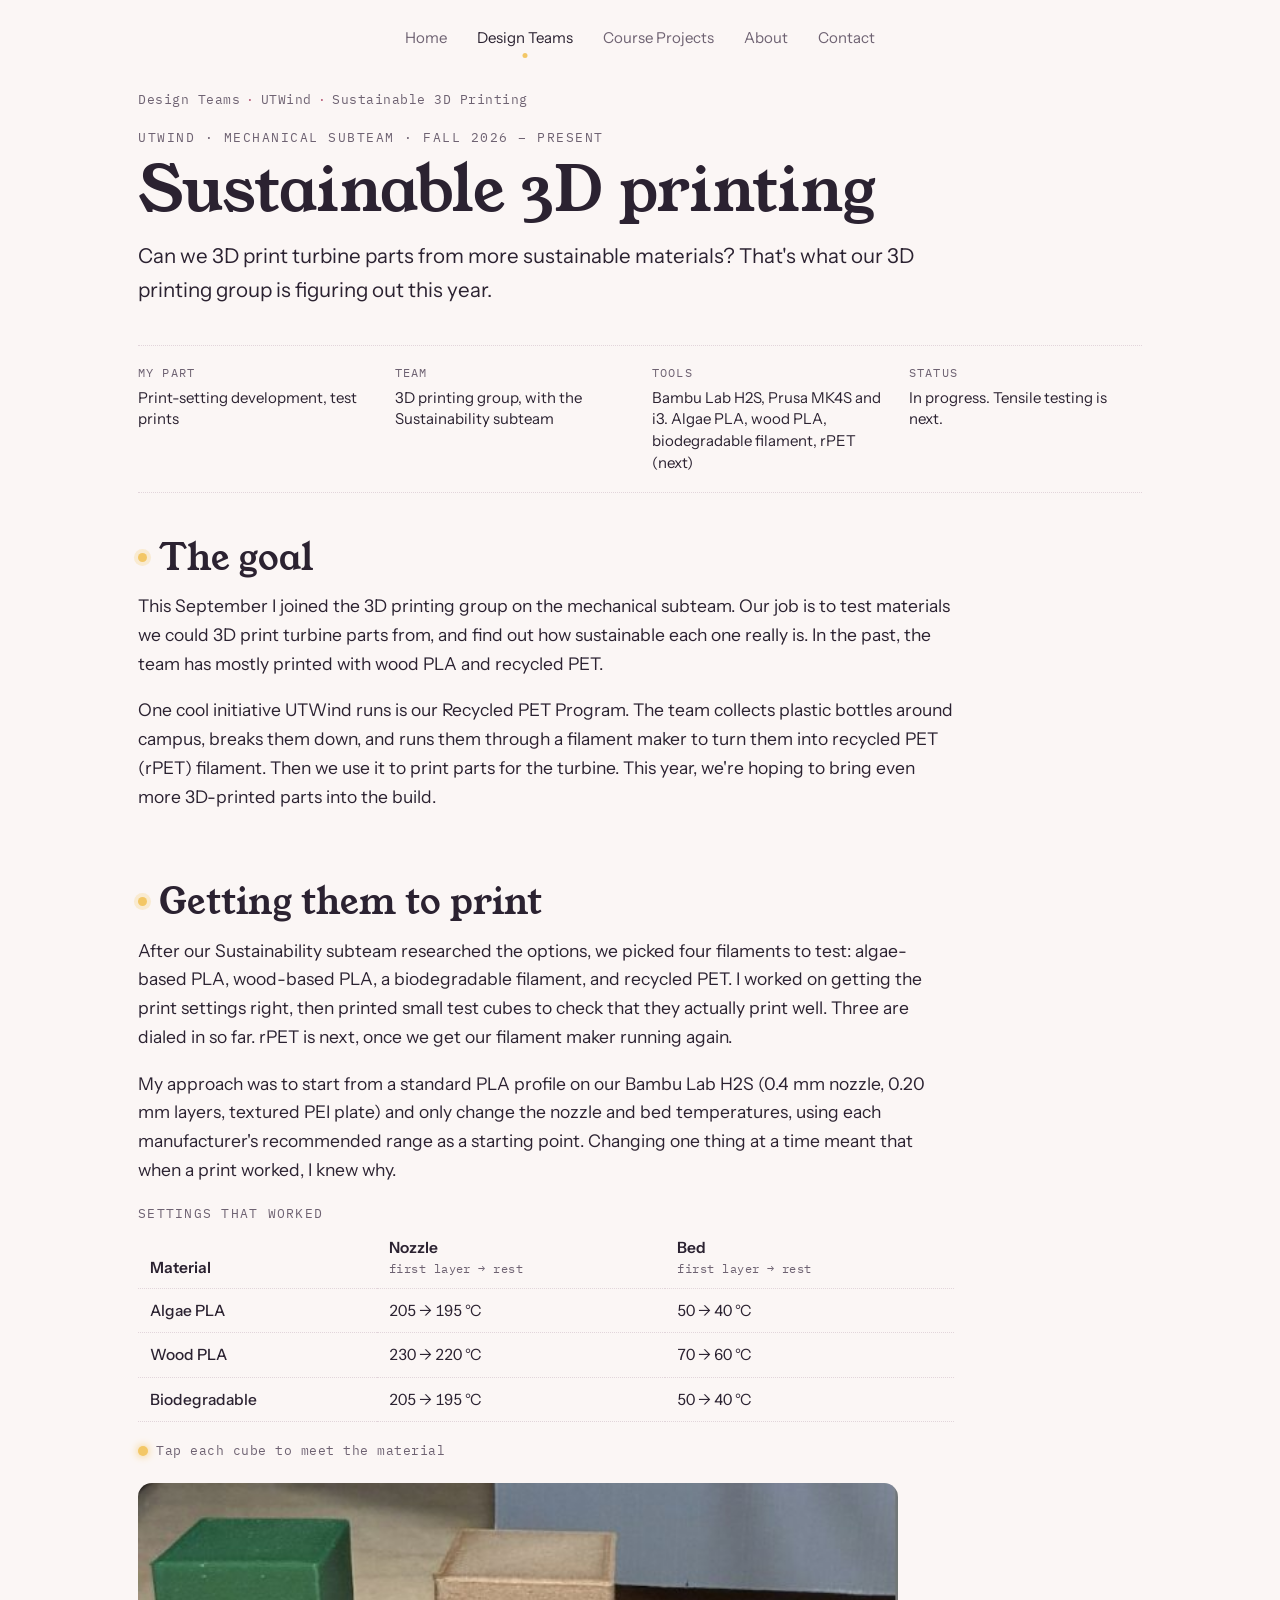
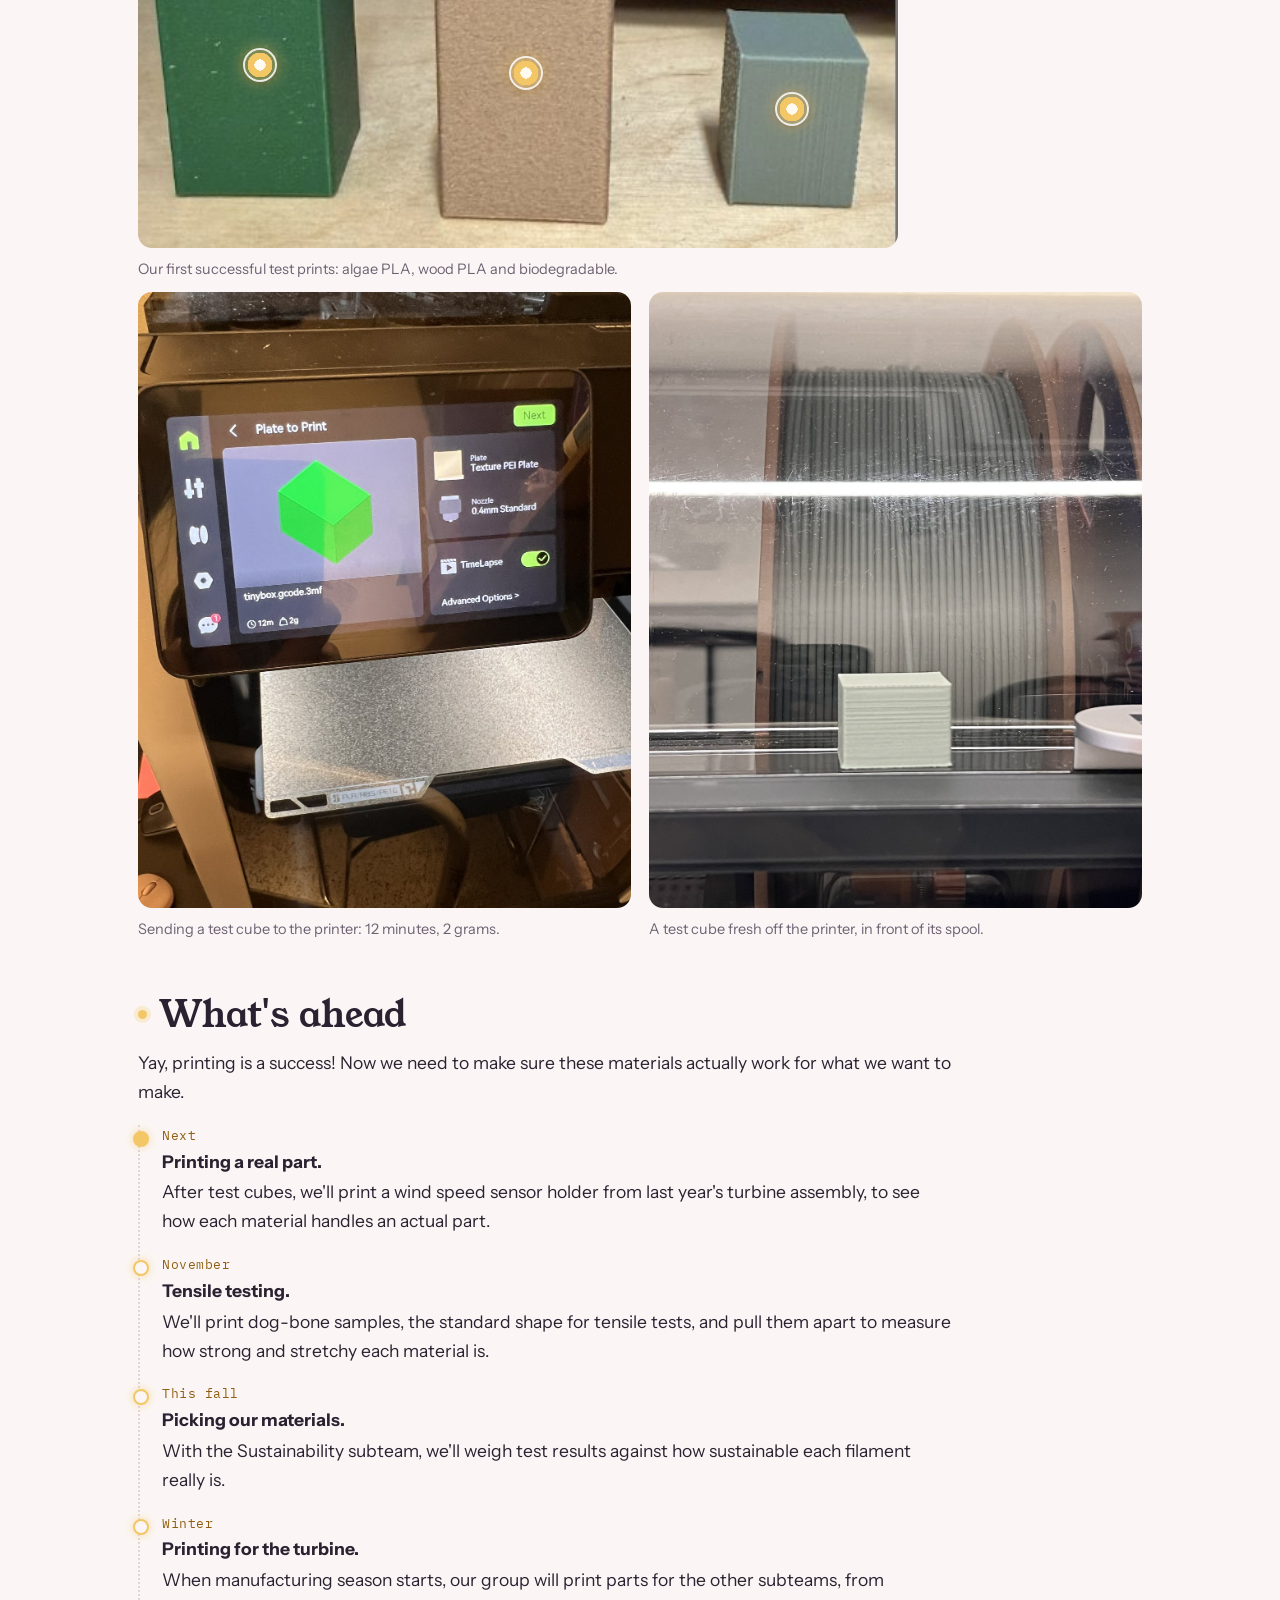
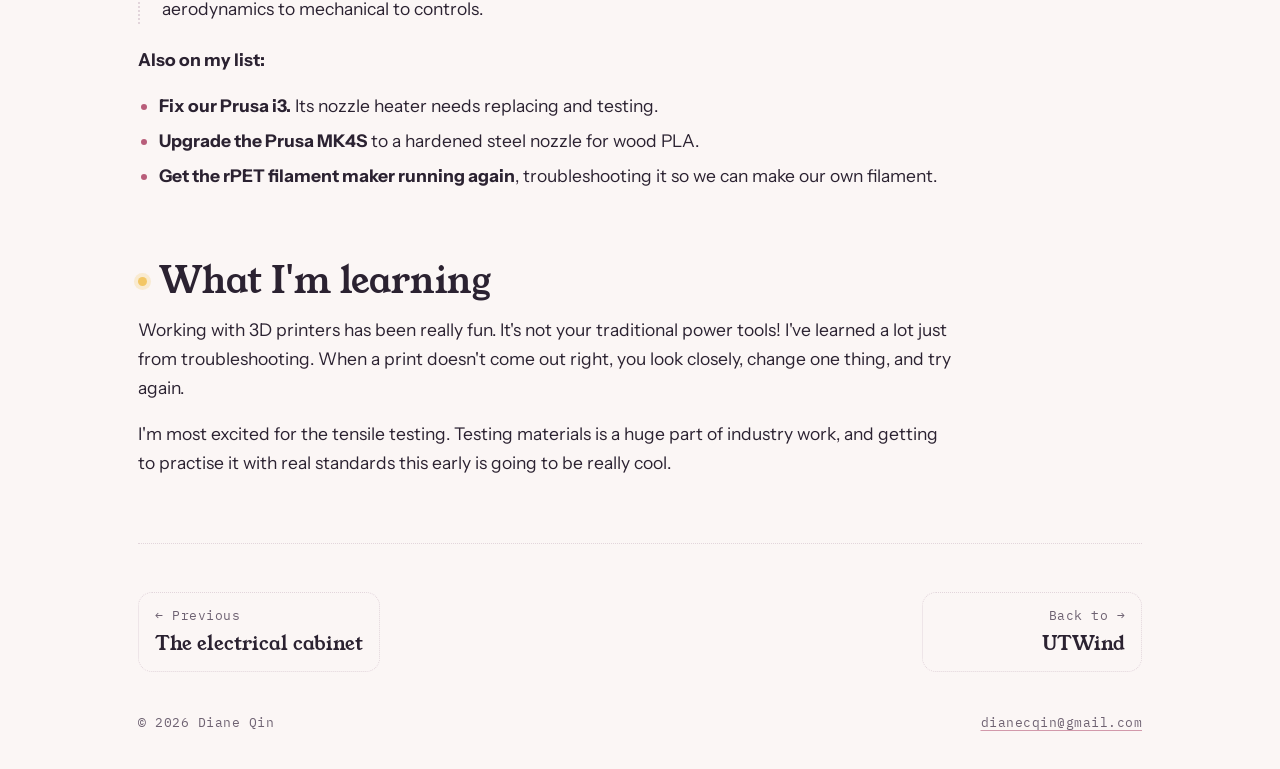
<file: design-teams/utwind/sustainable-3d-printing.html>
<!doctype html>
<html lang="en">
<head>
<meta charset="utf-8">
<meta name="viewport" content="width=device-width, initial-scale=1, viewport-fit=cover">
<title>Sustainable 3D Printing · UTWind · Diane Qin</title>
<meta name="description" content="Developing print settings for recycled PET, algae PLA and wood PLA on UTWind's 3D printing team, with tensile testing next.">
<link rel="preconnect" href="https://fonts.googleapis.com">
<link rel="preconnect" href="https://fonts.gstatic.com" crossorigin>
<link rel="stylesheet" href="https://fonts.googleapis.com/css2?family=Young+Serif&family=Instrument+Sans:wght@400;500;600&family=IBM+Plex+Mono:wght@400;500&display=swap">
<link rel="stylesheet" href="../../assets/css/site.css">
</head>
<body>
<nav class="site-nav wrap" aria-label="Main">
  <a href="../../index.html">Home</a>
  <a href="../index.html" aria-current="page">Design Teams</a>
  <a href="../../course-projects/index.html">Course Projects</a>
  <a href="../../about.html">About</a>
  <a href="../../contact.html">Contact</a>
</nav>

<main class="wrap">
  <nav class="crumbs mono" aria-label="Breadcrumb">
    <ol><li><a href="../index.html">Design Teams</a></li><li><a href="index.html">UTWind</a></li><li aria-current="page">Sustainable 3D Printing</li></ol>
  </nav>

  <header class="page-head">
    <p class="eyebrow mono">UTWind · Mechanical Subteam · Fall 2026 – present</p>
    <h1>Sustainable 3D printing</h1>
    <p class="lede">Can we 3D print turbine parts from more sustainable materials? That's what our 3D printing group is figuring out this year.</p>
  </header>

  <dl class="facts">
    <div><dt>My part</dt><dd>Print-setting development, test prints</dd></div>
    <div><dt>Team</dt><dd>3D printing group, with the Sustainability subteam</dd></div>
    <div><dt>Tools</dt><dd>Bambu Lab H2S, Prusa MK4S and i3. Algae PLA, wood PLA, biodegradable filament, rPET (next)</dd></div>
    <div><dt>Status</dt><dd>In progress. Tensile testing is next.</dd></div>
  </dl>

  <section class="chapter">
    <div class="prose">
      <h2>The goal</h2>
      <p>This September I joined the 3D printing group on the mechanical subteam. Our job is to test materials we could 3D print turbine parts from, and find out how sustainable each one really is. In the past, the team has mostly printed with wood PLA and recycled PET.</p>
      <p>One cool initiative UTWind runs is our Recycled PET Program. The team collects plastic bottles around campus, breaks them down, and runs them through a filament maker to turn them into recycled PET (rPET) filament. Then we use it to print parts for the turbine. This year, we're hoping to bring even more 3D-printed parts into the build.</p>
    </div>
  </section>

  <section class="chapter">
    <div class="prose">
      <h2>Getting them to print</h2>
      <p>After our Sustainability subteam researched the options, we picked four filaments to test: algae-based PLA, wood-based PLA, a biodegradable filament, and recycled PET. I worked on getting the print settings right, then printed small test cubes to check that they actually print well. Three are dialed in so far. rPET is next, once we get our filament maker running again.</p>
      <p>My approach was to start from a standard PLA profile on our Bambu Lab H2S (0.4 mm nozzle, 0.20 mm layers, textured PEI plate) and only change the nozzle and bed temperatures, using each manufacturer's recommended range as a starting point. Changing one thing at a time meant that when a print worked, I knew why.</p>
      <div class="table-wrap"><table class="settings">
        <caption class="mono">Settings that worked</caption>
        <thead><tr><th scope="col">Material</th><th scope="col">Nozzle<br><span class="mono">first layer → rest</span></th><th scope="col">Bed<br><span class="mono">first layer → rest</span></th></tr></thead>
        <tbody>
          <tr><th scope="row">Algae PLA</th><td>205 → 195 °C</td><td>50 → 40 °C</td></tr>
          <tr><th scope="row">Wood PLA</th><td>230 → 220 °C</td><td>70 → 60 °C</td></tr>
          <tr><th scope="row">Biodegradable</th><td>205 → 195 °C</td><td>50 → 40 °C</td></tr>
        </tbody>
      </table></div>
      <p class="hint mono">Tap each cube to meet the material</p>
    </div>
    <figure class="spots fig-read">
      <div class="stage">
        <img src="../../assets/img/utwind/printing/test-prints.jpg" alt="Three small 3D-printed test blocks side by side: a dark green one, a speckled tan one, and a smaller grey one." width="554" height="266">
        <button class="spot" style="--x:16%;--y:50%" aria-controls="p-algae"><span class="sr">Algae PLA</span></button>
        <button class="spot" style="--x:51%;--y:52%" aria-controls="p-wood"><span class="sr">Wood PLA</span></button>
        <button class="spot" style="--x:86%;--y:62%" aria-controls="p-rpet"><span class="sr">Biodegradable filament</span></button>
      </div>
      <div class="spot-card" id="p-algae" hidden><h3>Algae PLA</h3><p>PLA blended with algae. It printed best at cooler temperatures than the wood: 205 °C for the first layer, then 195 °C.</p></div>
      <div class="spot-card" id="p-wood" hidden><h3>Wood PLA</h3><p>PLA mixed with wood fibres, which gives it that speckled, wood-like finish. It needed the hottest nozzle of the three. Wood fibres are also rough on regular nozzles, so a hardened steel one is next on our list.</p></div>
      <div class="spot-card" id="p-rpet" hidden><h3>Biodegradable filament</h3><p>The same temperatures as the algae PLA worked here too. It soaks up moisture, so it lives sealed with desiccant, and gets dried at 55 °C for 6 hours if it starts stringing.</p></div>
      <figcaption>Our first successful test prints: algae PLA, wood PLA and biodegradable.</figcaption>
    </figure>
    <div class="pair fig-wide">
      <figure><img src="../../assets/img/utwind/printing/printer-screen.jpg" alt="A Bambu Lab printer touchscreen showing a green cube model named tinybox, estimated at 12 minutes and 2 grams." width="1200" height="1600" loading="lazy"><figcaption>Sending a test cube to the printer: 12 minutes, 2 grams.</figcaption></figure>
      <figure><img src="../../assets/img/utwind/printing/test-cube-spool.jpg" alt="A small grey test cube on the print bed, with a spool of grey filament behind it." width="1200" height="1600" loading="lazy"><figcaption>A test cube fresh off the printer, in front of its spool.</figcaption></figure>
    </div>
  </section>

  <section class="chapter">
    <div class="prose">
      <h2>What's ahead</h2>
      <p>Yay, printing is a success! Now we need to make sure these materials actually work for what we want to make.</p>
      <ol class="ahead">
        <li><span class="mono">Next</span><b>Printing a real part.</b> After test cubes, we'll print a wind speed sensor holder from last year's turbine assembly, to see how each material handles an actual part.</li>
        <li><span class="mono">November</span><b>Tensile testing.</b> We'll print dog-bone samples, the standard shape for tensile tests, and pull them apart to measure how strong and stretchy each material is.</li>
        <li><span class="mono">This fall</span><b>Picking our materials.</b> With the Sustainability subteam, we'll weigh test results against how sustainable each filament really is.</li>
        <li><span class="mono">Winter</span><b>Printing for the turbine.</b> When manufacturing season starts, our group will print parts for the other subteams, from aerodynamics to mechanical to controls.</li>
      </ol>
      <p><b>Also on my list:</b></p>
      <ul class="todo">
        <li><b>Fix our Prusa i3.</b> Its nozzle heater needs replacing and testing.</li>
        <li><b>Upgrade the Prusa MK4S</b> to a hardened steel nozzle for wood PLA.</li>
        <li><b>Get the rPET filament maker running again</b>, troubleshooting it so we can make our own filament.</li>
      </ul>
    </div>
  </section>

  <section class="chapter">
    <div class="prose">
      <h2>What I'm learning</h2>
      <p>Working with 3D printers has been really fun. It's not your traditional power tools! I've learned a lot just from troubleshooting. When a print doesn't come out right, you look closely, change one thing, and try again.</p>
      <p>I'm most excited for the tensile testing. Testing materials is a huge part of industry work, and getting to practise it with real standards this early is going to be really cool.</p>
    </div>
  </section>

  <nav class="pager" aria-label="More UTWind work">
    <a href="electrical-cabinet.html"><span class="mono">← Previous</span><span>The electrical cabinet</span></a>
    <a class="next" href="index.html"><span class="mono">Back to →</span><span>UTWind</span></a>
  </nav>
</main>

<footer class="site-foot"><div class="wrap mono"><span>© 2026 Diane Qin</span><a href="mailto:dianecqin@gmail.com">dianecqin@gmail.com</a></div></footer>
<script src="../../assets/js/hotspots.js"></script>
</body>
</html>
</file>
<file: assets/css/site.css>
/* Diane Qin portfolio · shared styles
   Layout: centered nav, a calm reading column for text, wider figures for photos. */
:root{
  --page:#fbf6f5;      /* blush white (same as the banner fade) */
  --ink:#2b2231;       /* plum ink */
  --muted:#6e6272;
  --line:#e2d5db;
  --card:#fffdfc;
  --gold:#8f5e10;      /* readable gold for small text */
  --gold-soft:#f3c766; /* dot glow */
  --rose:#b85d7a;
  --tbd:#fff1b8;
  --display:"Young Serif", "Iowan Old Style", Georgia, serif;
  --body:"Instrument Sans", "Segoe UI", system-ui, sans-serif;
  --mono:"IBM Plex Mono", ui-monospace, Menlo, monospace;
  --zh:"Noto Serif SC", "Songti SC", "STSong", serif;
  --read:68ch;
  --wide:1040px;
}
@media (prefers-color-scheme: dark){:root:not([data-theme="light"]){
  --page:#1b1620;--ink:#f4ecf1;--muted:#b6a8b8;--line:#3f3445;--card:#241d29;--gold:#f2c46d;--gold-soft:#f2c46d;--rose:#eba3ba;--tbd:#5a4a1a;color-scheme:dark}}
:root[data-theme="dark"]{--page:#1b1620;--ink:#f4ecf1;--muted:#b6a8b8;--line:#3f3445;--card:#241d29;--gold:#f2c46d;--gold-soft:#f2c46d;--rose:#eba3ba;--tbd:#5a4a1a;color-scheme:dark}

*{box-sizing:border-box}
html{scroll-behavior:smooth}
body{margin:0;background:var(--page);color:var(--ink);font-family:var(--body);font-size:17.5px;line-height:1.65;overflow-x:hidden}
img{max-width:100%;display:block}
a{color:inherit;text-underline-offset:3px;text-decoration-color:color-mix(in srgb,var(--rose) 60%,transparent)}
a:hover{text-decoration-color:var(--rose)}
:focus-visible{outline:2px solid var(--rose);outline-offset:3px;border-radius:6px}
.wrap{max-width:var(--wide);margin:0 auto;padding-left:max(18px,env(safe-area-inset-left,0px));padding-right:max(18px,env(safe-area-inset-right,0px))}
.mono{font-family:var(--mono);font-size:12.5px;letter-spacing:.04em}
.tbd{background:var(--tbd);border-radius:4px;padding:0 4px}

/* nav */
.site-nav{display:flex;justify-content:center;flex-wrap:wrap;gap:6px 26px;padding-block:22px 0}
.site-nav a{text-decoration:none;font-size:15px;color:var(--muted);padding:4px 2px;position:relative}
.site-nav a::after{content:"";position:absolute;left:50%;bottom:-3px;width:5px;height:5px;border-radius:50%;background:var(--gold-soft);transform:translateX(-50%) scale(0);transition:transform .25s}
.site-nav a:hover,.site-nav a[aria-current="page"]{color:var(--ink)}
.site-nav a:hover::after,.site-nav a[aria-current="page"]::after{transform:translateX(-50%) scale(1)}

/* page header */
.crumbs{padding-block:34px 0;color:var(--muted)}
.crumbs ol{list-style:none;margin:0;padding:0;display:flex;flex-wrap:wrap;gap:6px}
.crumbs li+li::before{content:"·";margin-right:6px;color:var(--rose)}
.crumbs a{text-decoration:none}
.page-head{padding-block:18px 8px;max-width:var(--read)}
.eyebrow{margin:0 0 10px;color:var(--muted);text-transform:uppercase;letter-spacing:.12em}
h1{font-family:var(--display);font-weight:400;font-size:clamp(38px,6vw,62px);line-height:1.05;margin:0 0 16px;text-wrap:balance}
.lede{font-size:clamp(18px,2.1vw,20.5px);margin:0;color:var(--ink)}
.facts{display:grid;grid-template-columns:repeat(4,minmax(0,1fr));gap:18px 24px;margin:30px 0 0;padding:18px 0;border-top:1.5px dotted var(--line);border-bottom:1.5px dotted var(--line)}
.facts div{min-width:0}
.facts dt{font-family:var(--mono);font-size:11.5px;letter-spacing:.1em;text-transform:uppercase;color:var(--muted);margin-bottom:4px}
.facts dd{margin:0;font-size:15px;line-height:1.45}

/* reading sections */
section.chapter{padding-block:44px 8px}
.prose{max-width:var(--read)}
.prose p{margin:0 0 1em}
h2{font-family:var(--display);font-weight:400;font-size:clamp(27px,3.6vw,36px);line-height:1.15;margin:0 0 14px;text-wrap:balance;display:flex;align-items:center;gap:12px}
h2::before{content:"";flex:none;width:9px;height:9px;border-radius:50%;background:var(--gold-soft);box-shadow:0 0 0 4px color-mix(in srgb,var(--gold-soft) 25%,transparent)}
.hint{display:flex;align-items:center;gap:8px;color:var(--muted);margin:6px 0 12px}
.hint::before{content:"";width:10px;height:10px;border-radius:50%;background:var(--gold-soft);box-shadow:0 0 8px var(--gold-soft)}

/* figures */
figure{margin:22px 0 10px}
figure img{border-radius:14px;width:100%;height:auto}
figcaption{margin-top:10px;color:var(--muted);font-size:14.5px}
.fig-wide{max-width:var(--wide)}
.fig-read{max-width:760px}
.fig-hero{max-width:540px}
.pair{display:grid;grid-template-columns:repeat(2,minmax(0,1fr));gap:18px;align-items:start}
.pair figure{margin:0}
.pair img{aspect-ratio:4/5;object-fit:cover}
.pair.mixed{grid-template-columns:16fr 9fr} /* landscape + portrait at equal heights */
.pair.mixed img{aspect-ratio:auto}

/* hotspot figures (dots that open little cards) */
.spots{position:relative}
.spots .stage{position:relative}
.spot{position:absolute;left:var(--x);top:var(--y);width:30px;height:30px;margin:-15px 0 0 -15px;padding:0;border:0;border-radius:50%;cursor:pointer;
  background:radial-gradient(circle at 50% 50%,#fffaf0 0 26%,var(--gold-soft) 27% 58%,color-mix(in srgb,var(--gold-soft) 35%,transparent) 59%);
  box-shadow:0 0 0 2px rgba(255,255,255,.85),0 2px 10px rgba(80,40,10,.35),0 0 18px color-mix(in srgb,var(--gold-soft) 80%,transparent);
  transition:transform .2s,background .2s}
.spot:hover{transform:scale(1.15)}
.spot[aria-expanded="true"]{background:radial-gradient(circle,#fff 0 26%,#f2a3b5 27% 58%,rgba(242,163,181,.4) 59%);transform:scale(1.15)}
.spot::after{content:"";position:absolute;inset:-2px;border-radius:50%;border:2px solid var(--gold-soft);opacity:0}
.spots.seen .spot::after{animation:ping 1.6s ease-out 2}
.spots.seen .spot:nth-of-type(2)::after{animation-delay:.15s}
.spots.seen .spot:nth-of-type(3)::after{animation-delay:.3s}
.spots.seen .spot:nth-of-type(4)::after{animation-delay:.45s}
.spots.seen .spot:nth-of-type(5)::after{animation-delay:.6s}
@keyframes ping{0%{transform:scale(1);opacity:.9}100%{transform:scale(2.4);opacity:0}}
.spot-card{position:absolute;top:var(--y);left:calc(var(--x) + 24px);transform:translateY(calc(var(--y) * -1));width:min(280px,46%);z-index:3;
  background:var(--card);color:var(--ink);border:1px solid var(--line);border-radius:14px;padding:14px 16px;box-shadow:0 12px 30px rgba(60,30,50,.18);font-size:15px;line-height:1.5}
.spot-card.flip{left:auto;right:calc(100% - var(--x) + 24px)}
.spot-card h3{margin:0 0 4px;font-family:var(--display);font-weight:400;font-size:19px;line-height:1.2}
.spot-card p{margin:0}
.sr{position:absolute;width:1px;height:1px;overflow:hidden;clip:rect(0 0 0 0);white-space:nowrap}

/* page-to-page */
.pager{display:flex;justify-content:space-between;gap:16px;flex-wrap:wrap;padding-block:48px 12px;margin-top:40px;border-top:1.5px dotted var(--line)}
.pager a{text-decoration:none;display:grid;gap:2px;padding:12px 16px;border-radius:14px;border:1.5px dotted var(--line);min-width:220px;transition:border-color .2s,background .2s}
.pager a:hover{border-color:var(--rose);background:color-mix(in srgb,var(--gold-soft) 12%,transparent)}
.pager .mono{color:var(--muted)}
.pager .next{text-align:right;margin-left:auto}
.pager span:last-child{font-family:var(--display);font-size:19px}
footer.site-foot{padding-block:28px 36px;color:var(--muted)}
footer.site-foot .wrap{display:flex;justify-content:space-between;flex-wrap:wrap;gap:8px}

@media (max-width:760px){
  .facts{grid-template-columns:repeat(2,minmax(0,1fr))}
}
@media (max-width:640px){
  body{font-size:16.5px}
  .site-nav{gap:4px 16px}
  .site-nav a{font-size:14px}
  .pair{grid-template-columns:1fr}
  .spot{width:26px;height:26px;margin:-13px 0 0 -13px}
  .spot-card,.spot-card.flip{position:static;transform:none;width:auto;margin-top:12px;box-shadow:none}
  .pager a{min-width:0;flex:1}
}
@media (prefers-reduced-motion:reduce){
  html{scroll-behavior:auto}
  *{transition:none!important;animation:none!important}
}

/* project cards (directory pages) */
.cards{display:grid;grid-template-columns:repeat(auto-fill,minmax(min(100%,300px),1fr));gap:20px;margin-top:22px}
.card{display:grid;grid-template-rows:auto 1fr;text-decoration:none;border-radius:16px;overflow:hidden;background:var(--card);border:1px solid var(--line);transition:transform .25s,box-shadow .25s}
.card:hover{transform:translateY(-3px);box-shadow:0 14px 30px rgba(60,30,50,.12)}
.card img{aspect-ratio:4/3;object-fit:cover;border-radius:0}
.card .ph{aspect-ratio:4/3;display:grid;place-items:center;border-bottom:1.5px dotted var(--line);color:var(--muted)}
.card .body{padding:16px 18px 18px;display:grid;gap:6px;align-content:start}
.card h3{margin:0;font-family:var(--display);font-weight:400;font-size:22px;line-height:1.2}
.card p{margin:0;font-size:15.5px;color:var(--muted)}
.card .mono{color:var(--gold)}
.card.soon{opacity:.75;pointer-events:none}

/* "what's ahead" timeline */
.ahead{list-style:none;margin:18px 0 22px;padding:0 0 0 22px;border-left:2px dotted var(--line);display:grid;gap:18px}
.ahead li{position:relative;display:grid;gap:2px}
.ahead li::before{content:"";position:absolute;left:-29px;top:6px;width:12px;height:12px;border-radius:50%;background:var(--page);border:2px solid var(--gold-soft);box-shadow:0 0 8px color-mix(in srgb,var(--gold-soft) 60%,transparent)}
.ahead li:first-child::before{background:var(--gold-soft)}
.ahead .mono{color:var(--gold)}

/* small data tables (e.g. print settings) */
.table-wrap{overflow-x:auto;margin:6px 0 18px}
table.settings{border-collapse:collapse;min-width:420px;width:100%;font-size:15.5px;font-variant-numeric:tabular-nums}
table.settings caption{text-align:left;color:var(--muted);margin-bottom:6px;text-transform:uppercase;letter-spacing:.1em}
table.settings th,table.settings td{text-align:left;padding:9px 12px;border-bottom:1.5px dotted var(--line);vertical-align:bottom}
table.settings thead th{font-weight:600;line-height:1.3}
table.settings thead .mono{font-weight:400;color:var(--muted);font-size:11.5px}
table.settings tbody th{font-weight:500}
.todo{margin:0 0 1em;padding-left:1.2em;display:grid;gap:6px}
.todo li::marker{color:var(--rose)}

/* client questions list */
.qs{list-style:none;margin:0 0 1em;padding:0;display:grid;grid-template-columns:repeat(2,minmax(0,1fr));gap:10px}
.qs li{position:relative;padding:12px 14px 12px 36px;border:1.5px dotted var(--line);border-radius:12px;font-size:15.5px;line-height:1.45;background:color-mix(in srgb,var(--card) 70%,transparent)}
.qs li::before{content:"";position:absolute;left:14px;top:18px;width:9px;height:9px;border-radius:50%;background:var(--rose);opacity:.8}
@media (max-width:560px){.qs{grid-template-columns:1fr}}

/* ---- course project components ---- */
:root{--s-mar:#8a6cc9;--s-apr:#c27a12}
@media (prefers-color-scheme: dark){:root:not([data-theme="light"]){--s-mar:#9d7fe0;--s-apr:#c27a12}}
:root[data-theme="dark"]{--s-mar:#9d7fe0;--s-apr:#c27a12}

/* big contrast stat */
.versus{display:grid;grid-template-columns:1fr auto 1fr;gap:14px;align-items:center;margin:20px 0 8px;max-width:640px}
.versus div{border:1.5px dotted var(--line);border-radius:16px;padding:16px 18px;text-align:center}
.versus b{display:block;font-family:var(--display);font-weight:400;font-size:clamp(30px,5vw,44px);line-height:1.1}
.versus span{font-size:14px;color:var(--muted)}
.versus .vs{font-family:var(--mono);color:var(--muted);border:0;padding:0}
.versus .win{border-style:solid;border-color:color-mix(in srgb,var(--gold-soft) 70%,var(--line));background:color-mix(in srgb,var(--gold-soft) 12%,transparent)}

/* idea funnel: a row of shrinking dot clusters */
.funnel{list-style:none;margin:18px 0 10px;padding:0;display:grid;grid-template-columns:repeat(var(--n),minmax(0,1fr));gap:8px;max-width:var(--wide)}
.funnel li{display:grid;grid-template-rows:auto auto 1fr;justify-items:center;text-align:center;gap:6px;padding:14px 8px;border-radius:14px;background:color-mix(in srgb,var(--card) 70%,transparent);border:1px solid var(--line)}
.funnel .n{font-family:var(--display);font-size:clamp(26px,3.6vw,36px);line-height:1}
.funnel .dots{display:block;height:6px;border-radius:999px;background:radial-gradient(circle,var(--rose) 2px,transparent 2.5px) 0 0/8px 6px repeat-x;width:var(--w)}
.funnel .step{font-size:13px;color:var(--muted);line-height:1.35}
.funnel li:last-child{border-color:var(--gold-soft);background:color-mix(in srgb,var(--gold-soft) 14%,transparent)}
.funnel li:last-child .dots{background:radial-gradient(circle,var(--gold) 2.5px,transparent 3px) center/8px 6px no-repeat}
@media (max-width:640px){.funnel{grid-template-columns:repeat(2,minmax(0,1fr))}.funnel li:last-child{grid-column:1/-1}}

/* decision cards */
.decisions{display:grid;grid-template-columns:repeat(3,minmax(0,1fr));gap:16px;margin:18px 0 6px}
.decisions article{border:1px solid var(--line);border-radius:16px;padding:16px 18px;background:var(--card);min-width:0}
.decisions h3{margin:0 0 6px;font-family:var(--display);font-weight:400;font-size:20px;line-height:1.2}
.decisions p{margin:0;font-size:15.5px;line-height:1.55}
@media (max-width:820px){.decisions{grid-template-columns:1fr}}

/* role list */
.did{margin:0 0 1em;padding-left:1.2em;display:grid;gap:6px}
.did li::marker{color:var(--rose)}

/* peer feedback chart: grouped horizontal bars on the 1–5 rating scale */
.scores{margin:18px 0 8px;max-width:720px}
.scores .legend{display:flex;gap:18px;flex-wrap:wrap;font-size:14px;color:var(--muted);margin-bottom:12px}
.scores .legend span{display:inline-flex;align-items:center;gap:7px}
.scores .legend i{width:12px;height:12px;border-radius:3px;display:inline-block}
.scores .row{display:grid;grid-template-columns:110px minmax(0,1fr);gap:4px 14px;align-items:center;padding:7px 0;border-bottom:1px dotted var(--line)}
.scores .row>b{font-weight:500;font-size:15px;grid-row:span 2}
.bar{position:relative;height:14px;display:flex;align-items:center}
.bar i{display:block;height:100%;width:calc((100% - 42px) * (var(--v) - 1) / 4);border-radius:0 4px 4px 0;background:var(--c)}
.bar em{font-style:normal;font-family:var(--mono);font-size:12.5px;margin-left:8px;color:var(--ink);font-variant-numeric:tabular-nums}
.bar:hover i,.bar:focus-visible i{filter:brightness(1.12)}
.bar[data-tip]:hover::after,.bar[data-tip]:focus-visible::after{content:attr(data-tip);position:absolute;left:0;bottom:calc(100% + 6px);background:var(--ink);color:var(--page);font-size:12.5px;padding:5px 9px;border-radius:8px;white-space:nowrap;z-index:2}
.scores .axis{display:grid;grid-template-columns:110px minmax(0,1fr);gap:14px;margin-top:6px}
.scores .axis div{display:flex;justify-content:space-between;font-family:var(--mono);font-size:11.5px;color:var(--muted);padding-right:42px}
.scores figcaption{margin-top:10px}

/* quotes */
.quotes{display:grid;grid-template-columns:repeat(2,minmax(0,1fr));gap:16px;margin:18px 0}
.quotes blockquote{margin:0;padding:18px 20px;border-radius:16px;background:var(--card);border:1px solid var(--line);position:relative;min-width:0}
.quotes blockquote::before{content:"";position:absolute;top:20px;left:-5px;width:10px;height:10px;border-radius:50%;background:var(--gold-soft)}
.quotes p{margin:0 0 8px;font-size:16px;line-height:1.55}
.quotes cite{font-style:normal;font-family:var(--mono);font-size:12px;color:var(--muted)}
.quotes .wide{grid-column:1/-1}
@media (max-width:700px){.quotes{grid-template-columns:1fr}}

/* growth callout */
.growth{display:grid;grid-template-columns:repeat(2,minmax(0,1fr));gap:16px;margin:18px 0}
.growth div{border-radius:16px;padding:16px 18px;border:1.5px dotted var(--line);min-width:0}
.growth .after{border-style:solid;border-color:color-mix(in srgb,var(--gold-soft) 70%,var(--line))}
.growth .mono{display:block;color:var(--muted);margin-bottom:6px}
.growth p{margin:0;font-size:15.5px}
@media (max-width:700px){.growth{grid-template-columns:1fr}}

/* report screenshots: keep the white chart backgrounds framed in both themes */
.pair.tp img{aspect-ratio:auto;object-fit:contain;background:#fff;border:1px solid var(--line);padding:8px}
.pair.tp figcaption{text-align:center}

/* teammate comments shown as crops from the original reports */
img.fb{width:100%;height:auto;border-radius:8px;background:#fff;padding:6px 4px;margin-bottom:8px}
.growth{grid-template-columns:1fr}
.quotes{grid-template-columns:1fr}

/* ---- home page ---- */
.hero{text-align:center;padding-block:48px 10px;display:grid;gap:10px;justify-items:center}
.hero h1{font-size:clamp(46px,8vw,86px);margin:0}
.hero .lede{color:var(--muted)}
.zh{font-family:var(--zh);color:var(--rose);font-weight:500;margin-right:.35em;letter-spacing:.08em}
.banner{position:relative;width:100%;height:clamp(320px,40vw,600px);touch-action:pan-y;cursor:crosshair;-webkit-user-select:none;user-select:none}
.banner canvas{position:absolute;inset:0;width:100%;height:100%;display:block}
.banner .photo{display:none}
.banner .hint-pill{position:absolute;left:max(16px,env(safe-area-inset-left,0px));bottom:14px;background:color-mix(in srgb,var(--page) 82%,transparent);backdrop-filter:blur(4px);padding:6px 12px;border-radius:999px;color:var(--ink);pointer-events:none;transition:opacity .6s}
.banner.touched .hint-pill{opacity:0}
.banner-cap{display:flex;justify-content:space-between;flex-wrap:wrap;gap:4px 16px;color:var(--muted);padding-block:10px 0}
.welcome{display:grid;grid-template-columns:minmax(0,5fr) minmax(0,7fr);gap:44px;align-items:start;padding-block:56px 20px}
.welcome figure{margin:0;position:sticky;top:24px}
.welcome figure img{border-radius:18px;aspect-ratio:1122/1000;object-fit:cover}
.welcome .prose h2{margin-top:30px}
.welcome .prose p:first-of-type{font-size:clamp(18px,2vw,20px)}
.ctas{display:flex;flex-wrap:wrap;gap:12px;margin-top:22px}
.btn{font:500 15px var(--body);padding:11px 20px;border-radius:999px;text-decoration:none;border:1.5px solid var(--ink);transition:background .2s,color .2s,transform .2s}
.btn.primary{background:var(--ink);color:var(--page)}
.btn:hover{transform:translateY(-1px)}
.btn.ghost:hover{background:color-mix(in srgb,var(--gold-soft) 35%,transparent)}
.exit{text-align:center;padding-block:64px 26px;display:grid;gap:12px;justify-items:center}
.exit h1{margin:0}
.exit p{margin:0;color:var(--muted)}
.contact-row{display:flex;gap:12px;flex-wrap:wrap;justify-content:center;margin-top:10px}
@media (max-width:760px){.welcome{grid-template-columns:1fr;gap:26px}.welcome figure{position:static;max-width:440px}}

/* ---- MIE243 shaft lock page ---- */
/* interactive mechanism demo */
.lockdemo{max-width:760px;margin:20px 0 10px;padding:16px;border:1px solid var(--line);border-radius:16px;background:var(--card)}
.lockdemo svg{width:100%;height:auto;display:block}
.sl-steel{fill:color-mix(in srgb,var(--muted) 22%,var(--card));stroke:var(--muted);stroke-width:.8}
.sl-new{fill:color-mix(in srgb,var(--rose) 24%,var(--card));stroke:var(--rose);stroke-width:1}
.sl-spring{fill:none;stroke:var(--rose);stroke-width:1.5}
.sl-line{fill:none;stroke:var(--muted);stroke-width:1}
.sl-lead{stroke:var(--muted);stroke-width:.6;stroke-dasharray:3 3}
.sl-t{fill:var(--muted);font:13px var(--body)}
.lockdemo .controls{display:flex;flex-wrap:wrap;align-items:center;gap:12px 16px;margin-top:10px}
.lockdemo button{font:500 15px var(--body);padding:10px 20px;border-radius:999px;border:1.5px solid var(--ink);background:var(--ink);color:var(--page);cursor:pointer;touch-action:none;-webkit-user-select:none;user-select:none}
.lockdemo .status{flex:1;min-width:200px;color:var(--muted);font-size:14.5px}
.decisions.two{grid-template-columns:repeat(2,minmax(0,1fr))}
@media (max-width:820px){.decisions.two{grid-template-columns:1fr}}

/* before / after CAD screenshots */
.iter{margin:26px 0 0;max-width:var(--wide)}
.iter>h3{margin:0 0 10px;color:var(--gold);font-weight:500;text-transform:uppercase;letter-spacing:.1em}
.pair.shots img,.trio img{aspect-ratio:1/1;object-fit:contain;background:#eef0f4;border:1px solid var(--line)}
.shots figcaption b{display:inline-block;font:500 11.5px var(--mono);letter-spacing:.1em;text-transform:uppercase;padding:1px 8px;border-radius:999px;margin-right:6px}
.shots .before{background:color-mix(in srgb,var(--muted) 18%,transparent);color:var(--muted)}
.shots .after{background:color-mix(in srgb,var(--gold-soft) 35%,transparent);color:var(--gold)}
.trio{display:grid;grid-template-columns:repeat(3,minmax(0,1fr));gap:18px;margin:18px 0 14px;max-width:var(--wide)}
.trio figure{margin:0}
@media (max-width:700px){.trio{grid-template-columns:1fr}}

/* ---- MIE243 teaching vehicle page ---- */
/* steering clearance demo (reuses .lockdemo + .sl-* styles) */
.lockdemo input[type=range]{flex:1;min-width:180px;accent-color:var(--rose)}
.lockdemo .readout{font:500 15px var(--mono);color:var(--ink);min-width:118px}
.sc-hit .sl-new{fill:color-mix(in srgb,#d64545 28%,var(--card));stroke:#d64545}
.sc-gap{stroke:var(--gold);stroke-width:2}
.sc-gap-t{fill:var(--gold);font:500 13px var(--mono)}
.sc-hit .sc-gap,.sc-hit .sc-gap-t{opacity:0}
/* sprint timeline + critical path diagrams (theme-aware SVG) */
.pmfig{max-width:var(--wide);margin:18px 0 10px;padding:16px;border:1px solid var(--line);border-radius:16px;background:var(--card)}
.pmfig svg{width:100%;height:auto;display:block}
.tl-t{fill:var(--ink);font:13.5px var(--body)}
.tl-m{fill:var(--muted);font:12px var(--mono)}
.tl-axis{stroke:var(--line);stroke-width:1}
.tl-bar{fill:color-mix(in srgb,var(--muted) 26%,var(--card));stroke:var(--muted);stroke-width:.8}
.tl-bar.now{fill:color-mix(in srgb,var(--gold-soft) 55%,var(--card));stroke:var(--gold)}
.tl-bar.next{fill:none;stroke-dasharray:4 3}
.tl-mark{stroke:var(--rose);stroke-width:1.3;stroke-dasharray:4 4}
.tl-mark-t{fill:var(--rose);font:12px var(--mono)}
.cp-box{fill:var(--card);stroke:var(--muted);stroke-width:1.2}
.cp-hot{stroke:var(--rose);stroke-width:2}
.cp-k{fill:var(--muted);font:500 11.5px var(--mono);letter-spacing:.04em}
.cp-t{fill:var(--ink);font:600 14px var(--body)}
.cp-w{fill:var(--muted);font:12.5px var(--body)}
.cp-a{stroke:var(--muted);stroke-width:1.3;fill:none}
.cp-a.hot{stroke:var(--rose)}
.cp-ah{fill:var(--muted)}
.cp-ah.hot{fill:var(--rose)}
</file>
